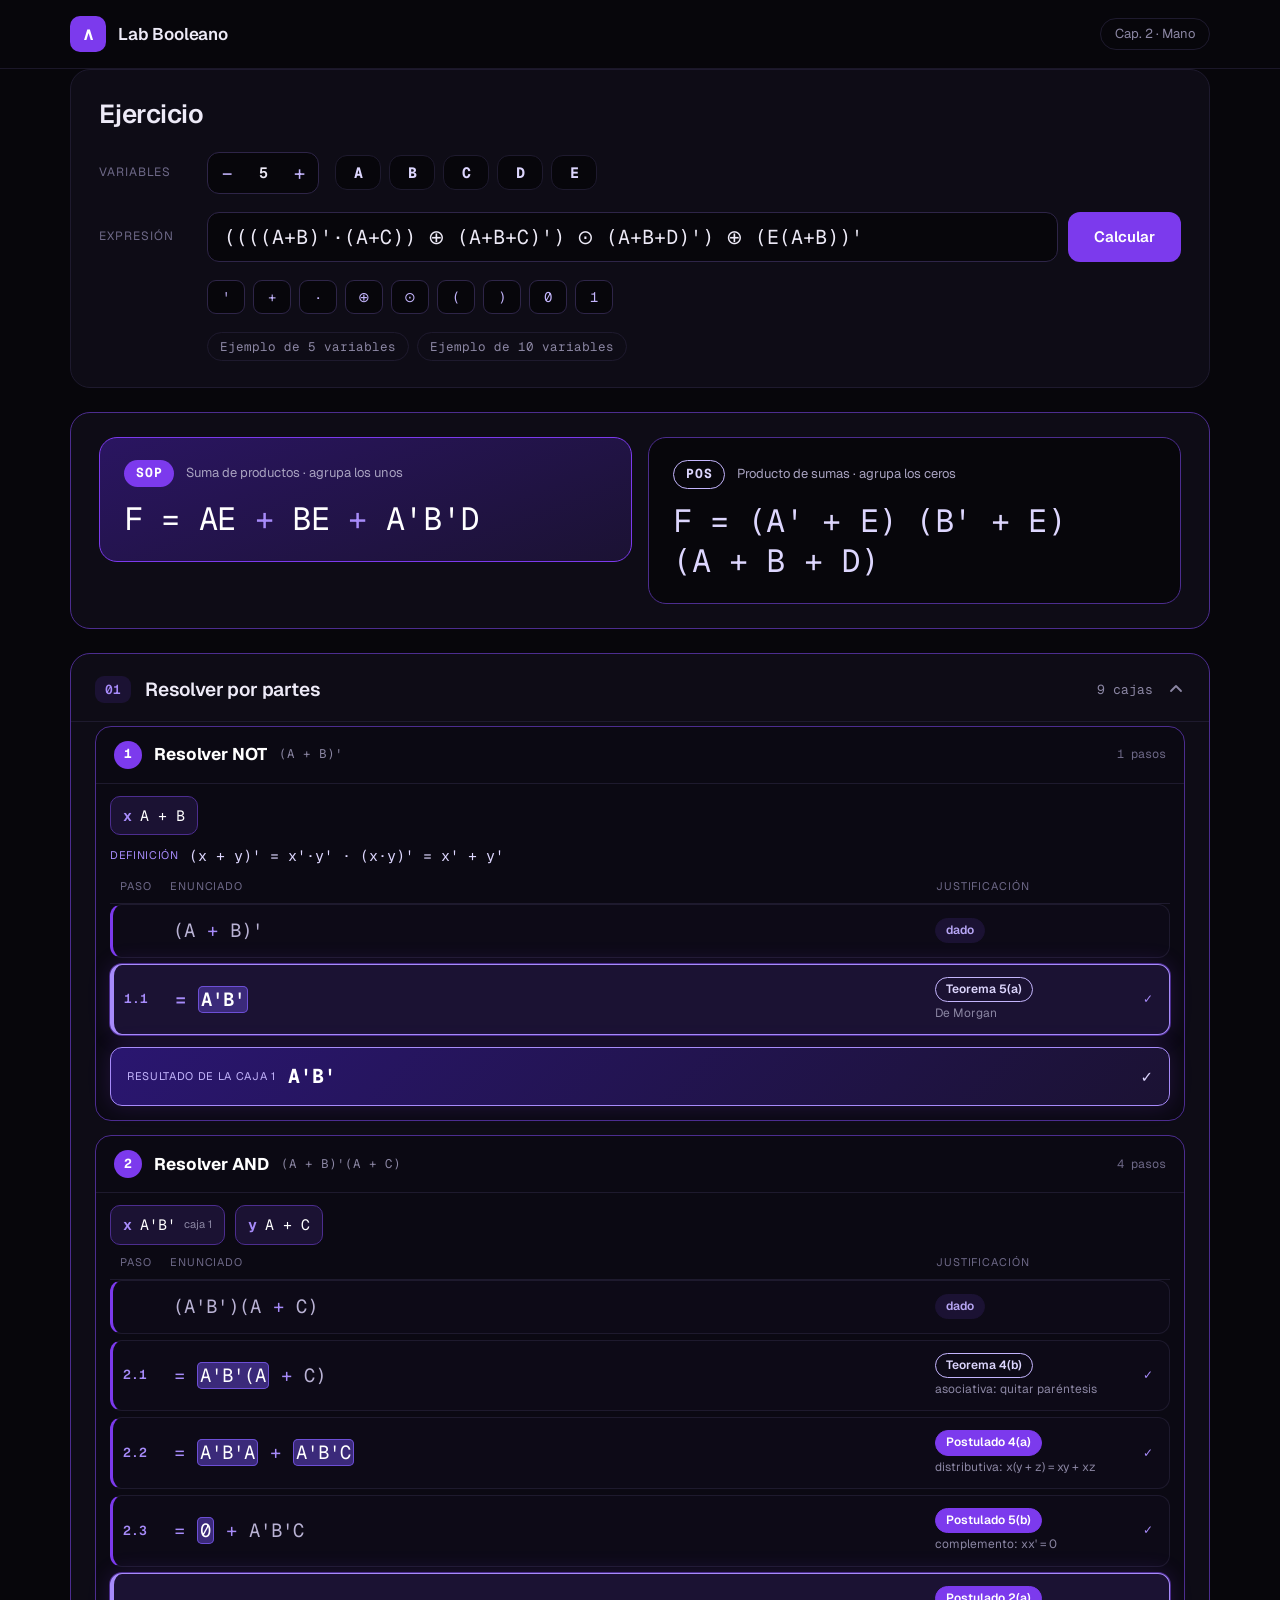
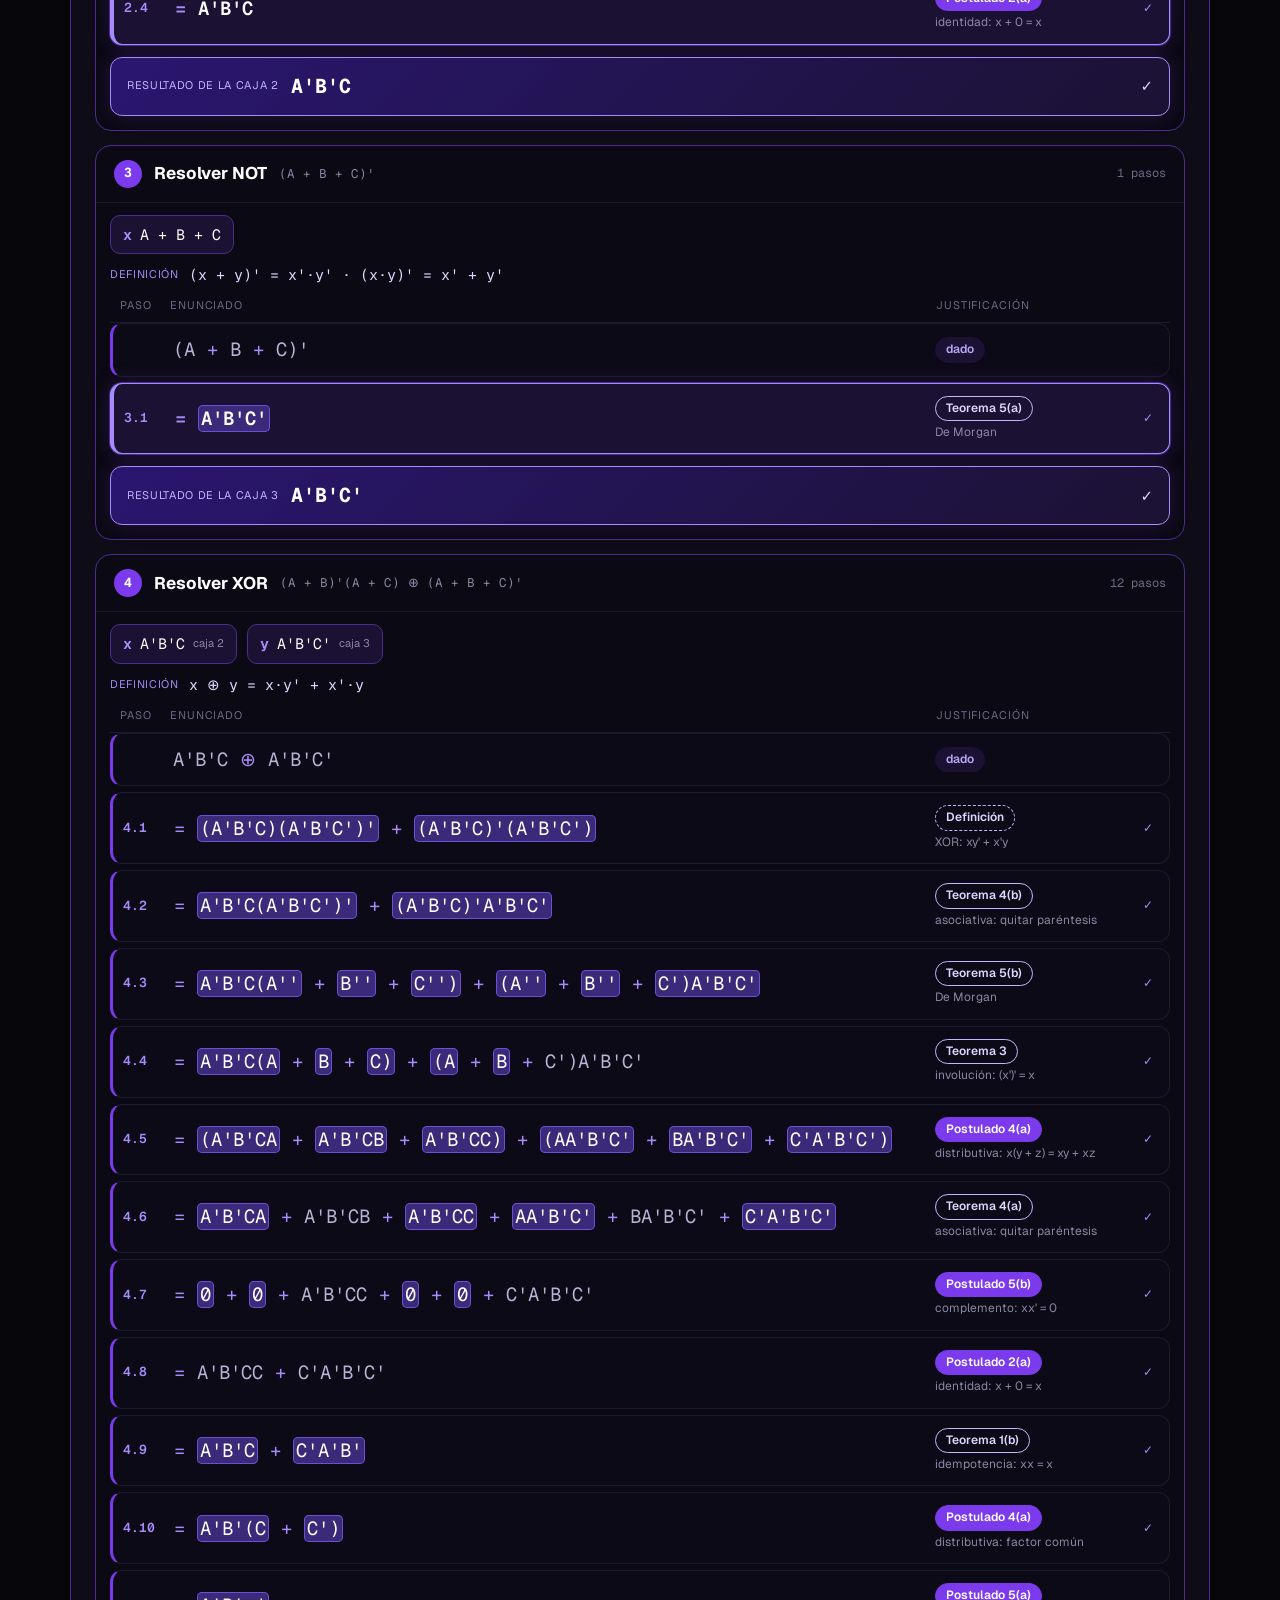
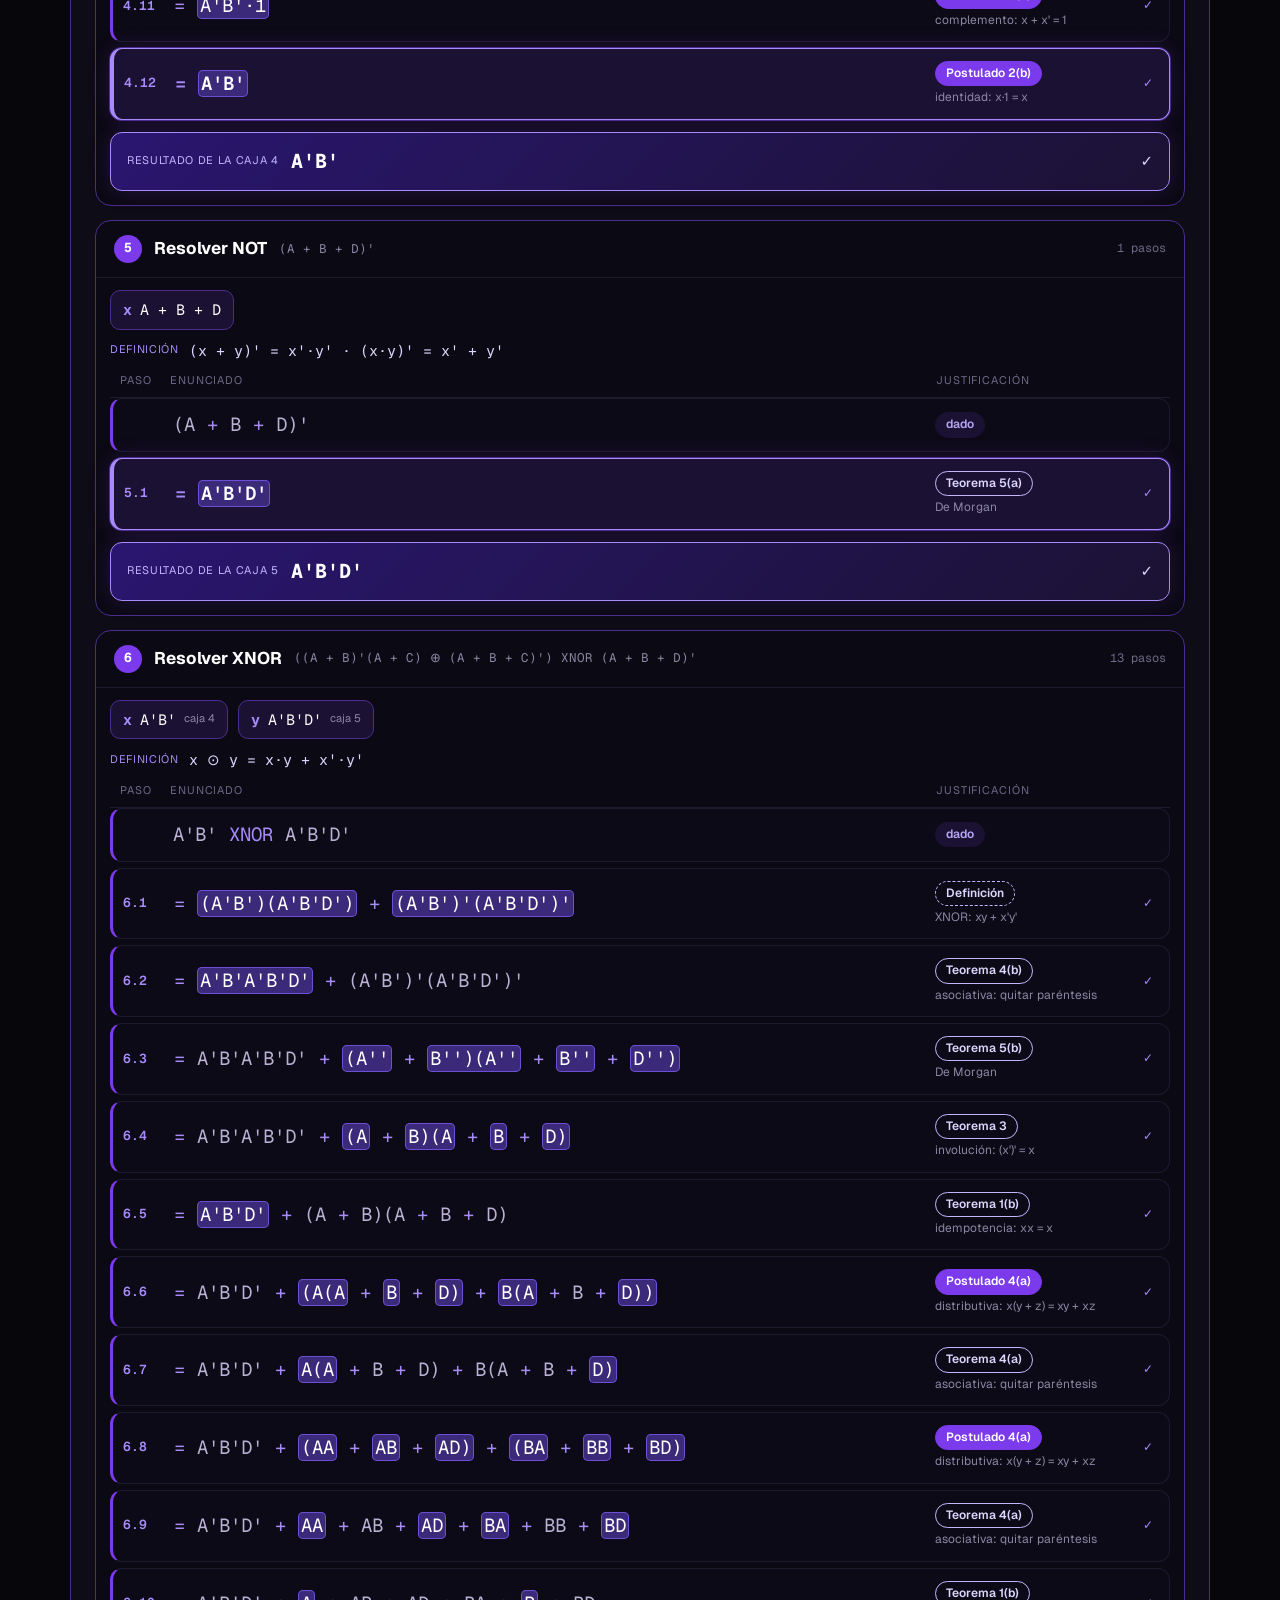
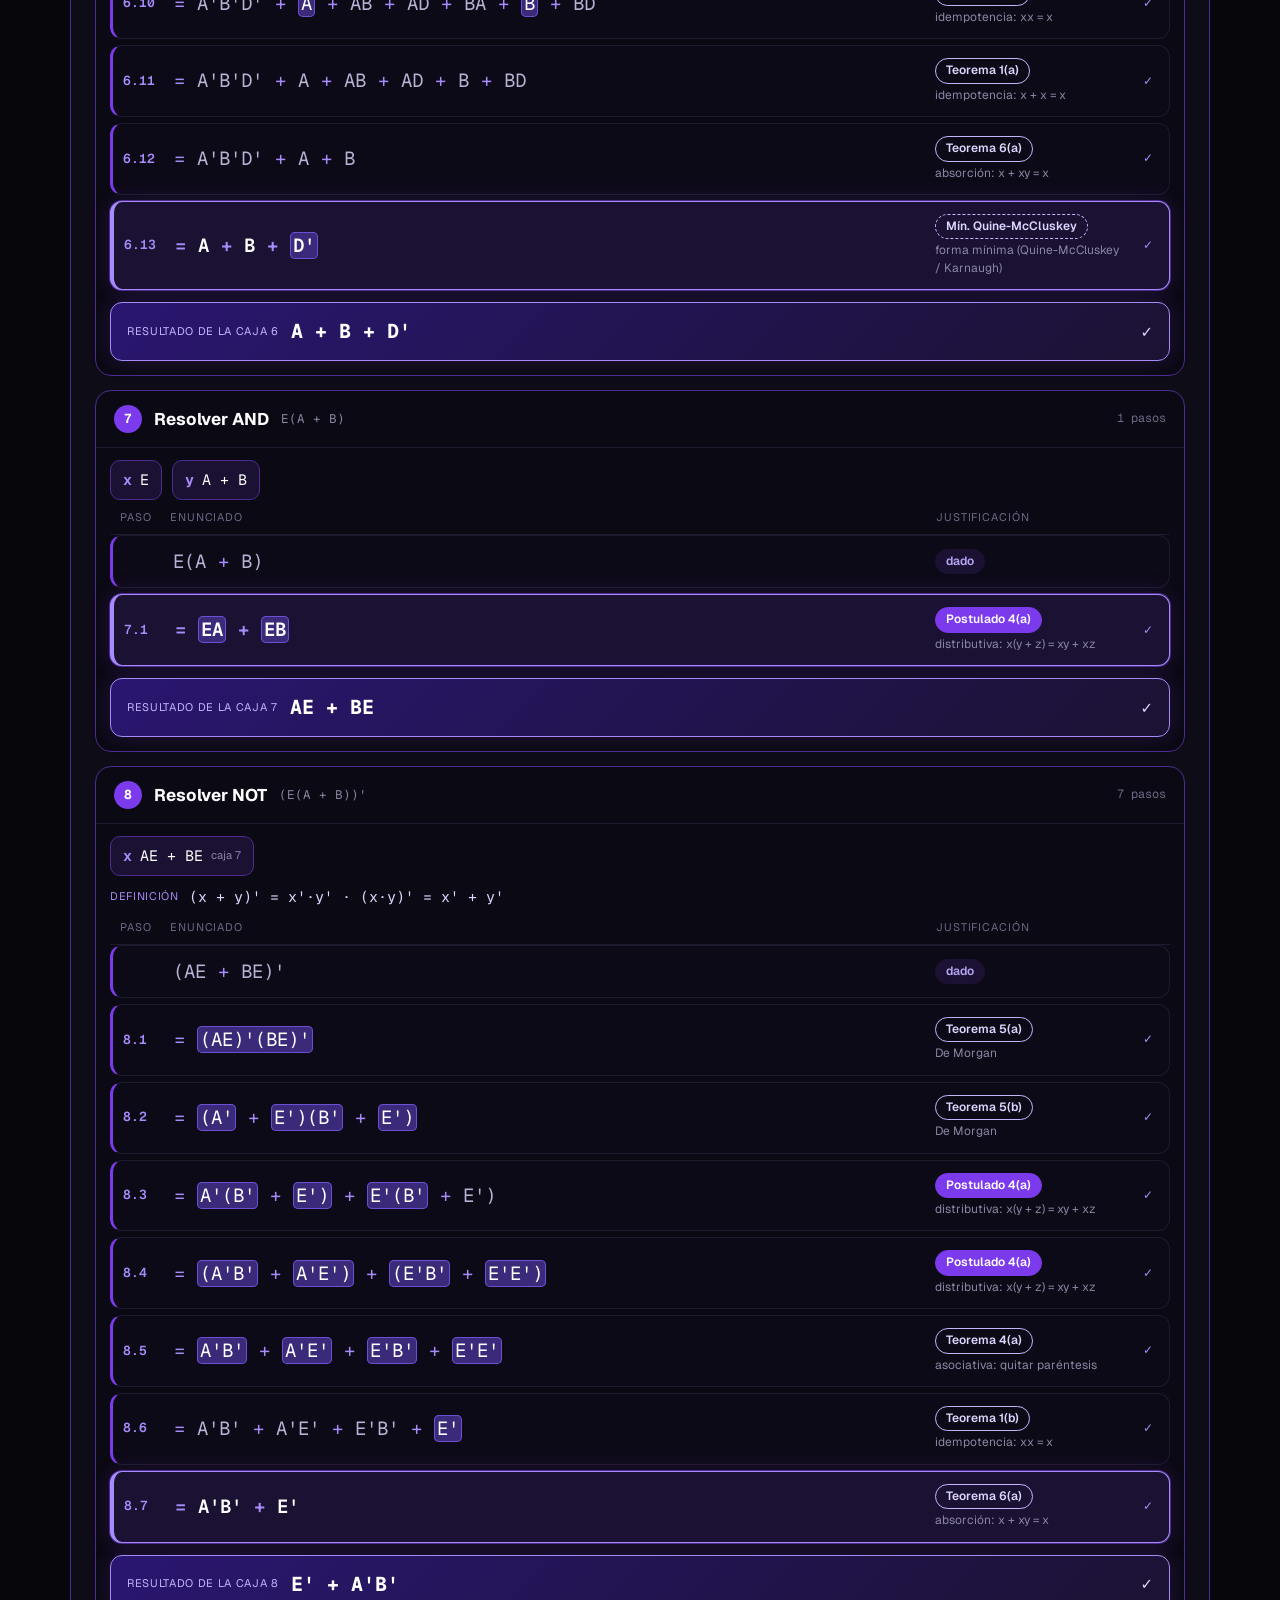
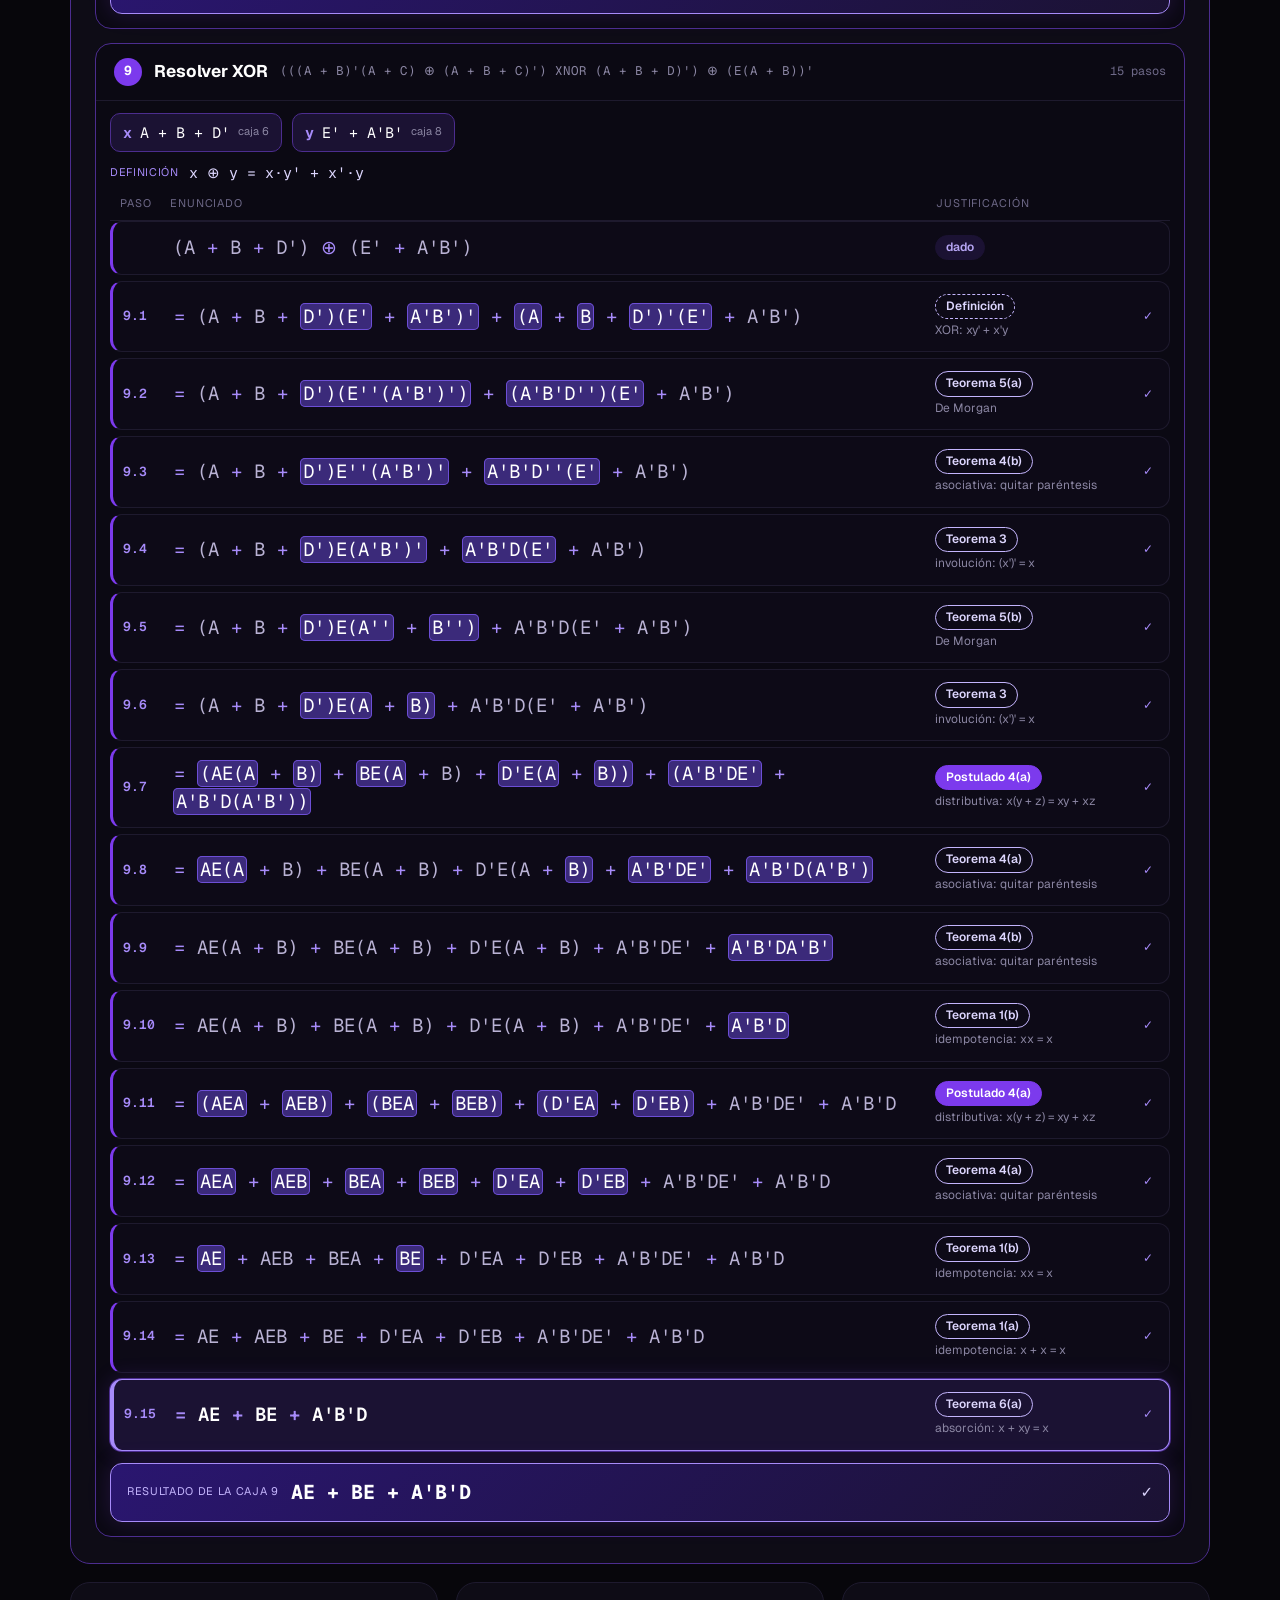
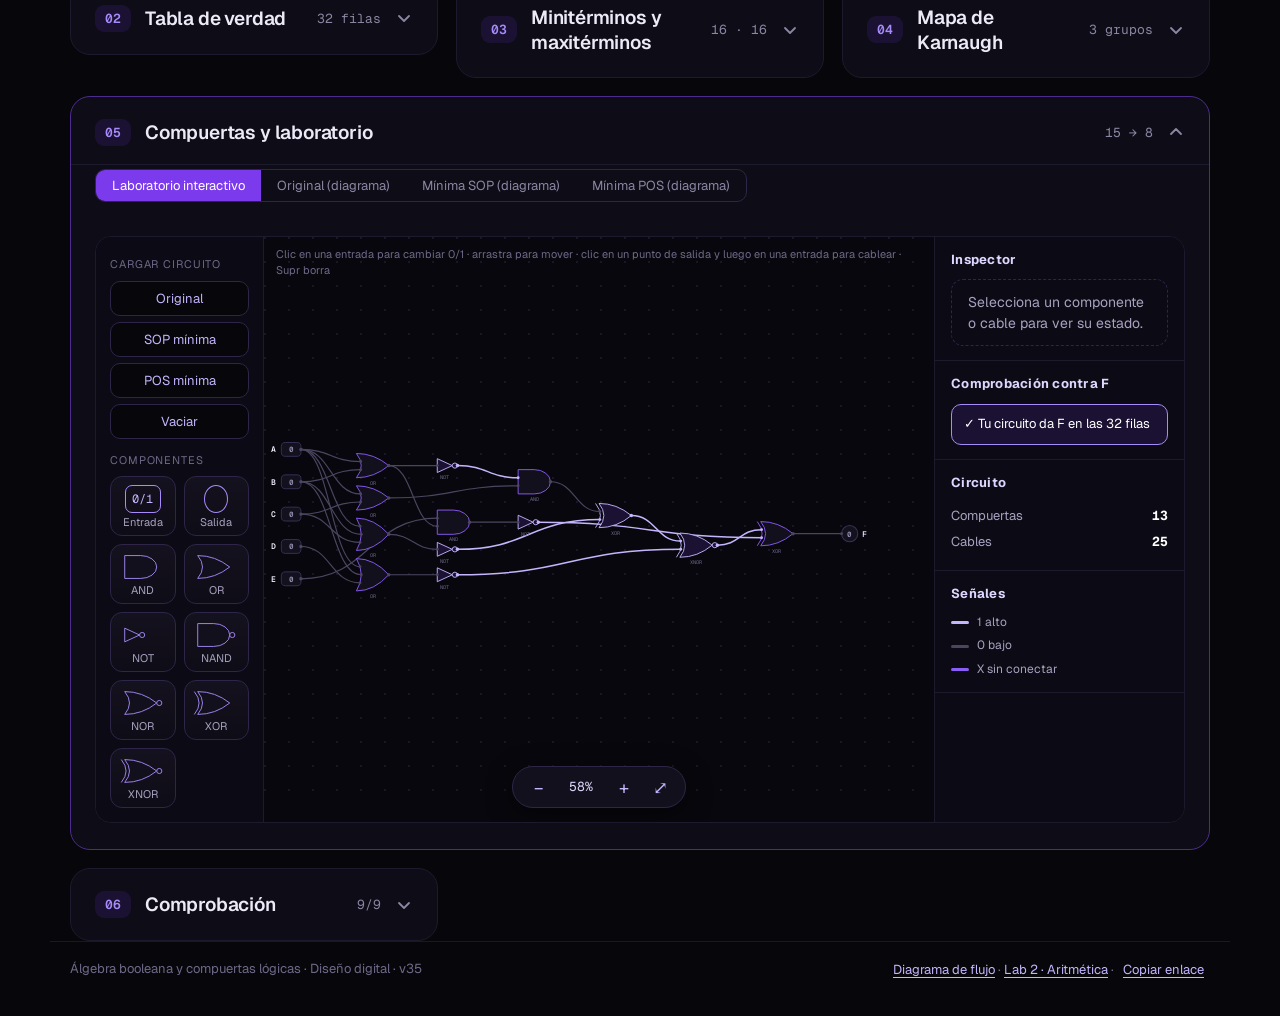
<file: index.html>
<!doctype html>
<html lang="es">
<head>
<meta charset="utf-8">
<meta name="viewport" content="width=device-width, initial-scale=1">
<title>Lab Booleano</title>
<meta name="description" content="Laboratorio de álgebra booleana: tablas de verdad, Karnaugh, compuertas y simplificación paso a paso con postulados de Huntington.">
<link rel="icon" href="data:image/svg+xml,%3Csvg xmlns='http://www.w3.org/2000/svg' viewBox='0 0 32 32'%3E%3Crect width='32' height='32' rx='8' fill='%237C3AED'/%3E%3Cpath d='M9 22l7-13 7 13' fill='none' stroke='white' stroke-width='3' stroke-linecap='round' stroke-linejoin='round'/%3E%3C/svg%3E">
<link rel="preconnect" href="https://fonts.googleapis.com">
<link rel="preconnect" href="https://fonts.gstatic.com" crossorigin>
<link href="https://fonts.googleapis.com/css2?family=Geist:wght@400;500;600;700&family=Geist+Mono:wght@400;500;600&display=swap" rel="stylesheet">
<script>document.write('<link rel="stylesheet" href="styles.css?t='+Date.now()+'">')</script>
</head>
<body>
<header class="top">
  <div class="wrap top-in">
    <div class="brand"><span class="logo">∧</span><span>Lab Booleano</span></div>
    <span class="chip-ghost">Cap. 2 · Mano</span>
  </div>
</header>

<main class="wrap">
  <section class="panel hero" aria-label="Ejercicio">
    <h1>Ejercicio</h1>
    <div class="row">
      <label class="lbl">Variables</label>
      <div class="stepper">
        <button type="button" data-act="nminus" aria-label="Menos variables">−</button>
        <output id="nOut">4</output>
        <button type="button" data-act="nplus" aria-label="Más variables">+</button>
      </div>
      <div id="vars" class="vars"></div>
    </div>
    <div class="row">
      <label class="lbl" for="expr">Expresión</label>
      <div class="exprbox">
        <input id="expr" class="expr" type="text" autocomplete="off" spellcheck="false" placeholder="AB' + CD">
        <button type="button" class="go" data-act="go">Calcular</button>
      </div>
    </div>
    <div class="row">
      <span class="lbl"></span>
      <div class="tokens" id="tokens"></div>
    </div>
    <div class="row">
      <span class="lbl"></span>
      <div class="examples" id="examples"></div>
    </div>
    <p id="err" class="err" role="alert" hidden></p>
  </section>

  <section id="result" aria-live="polite"></section>
</main>

<footer class="wrap foot">
  <span>Álgebra booleana y compuertas lógicas · Diseño digital · v35</span>
  <span><a class="link" href="flujo.html">Diagrama de flujo</a> · <a class="link" href="lab2.html">Lab 2 · Aritmética</a> · <button type="button" class="link" data-act="copy">Copiar enlace</button></span>
</footer>

<script>document.write('<script src="logic.js?t='+Date.now()+'"><\/script><script src="lab.js?t='+Date.now()+'"><\/script><script src="app.js?t='+Date.now()+'"><\/script>')</script>
</body>
</html>
</file>
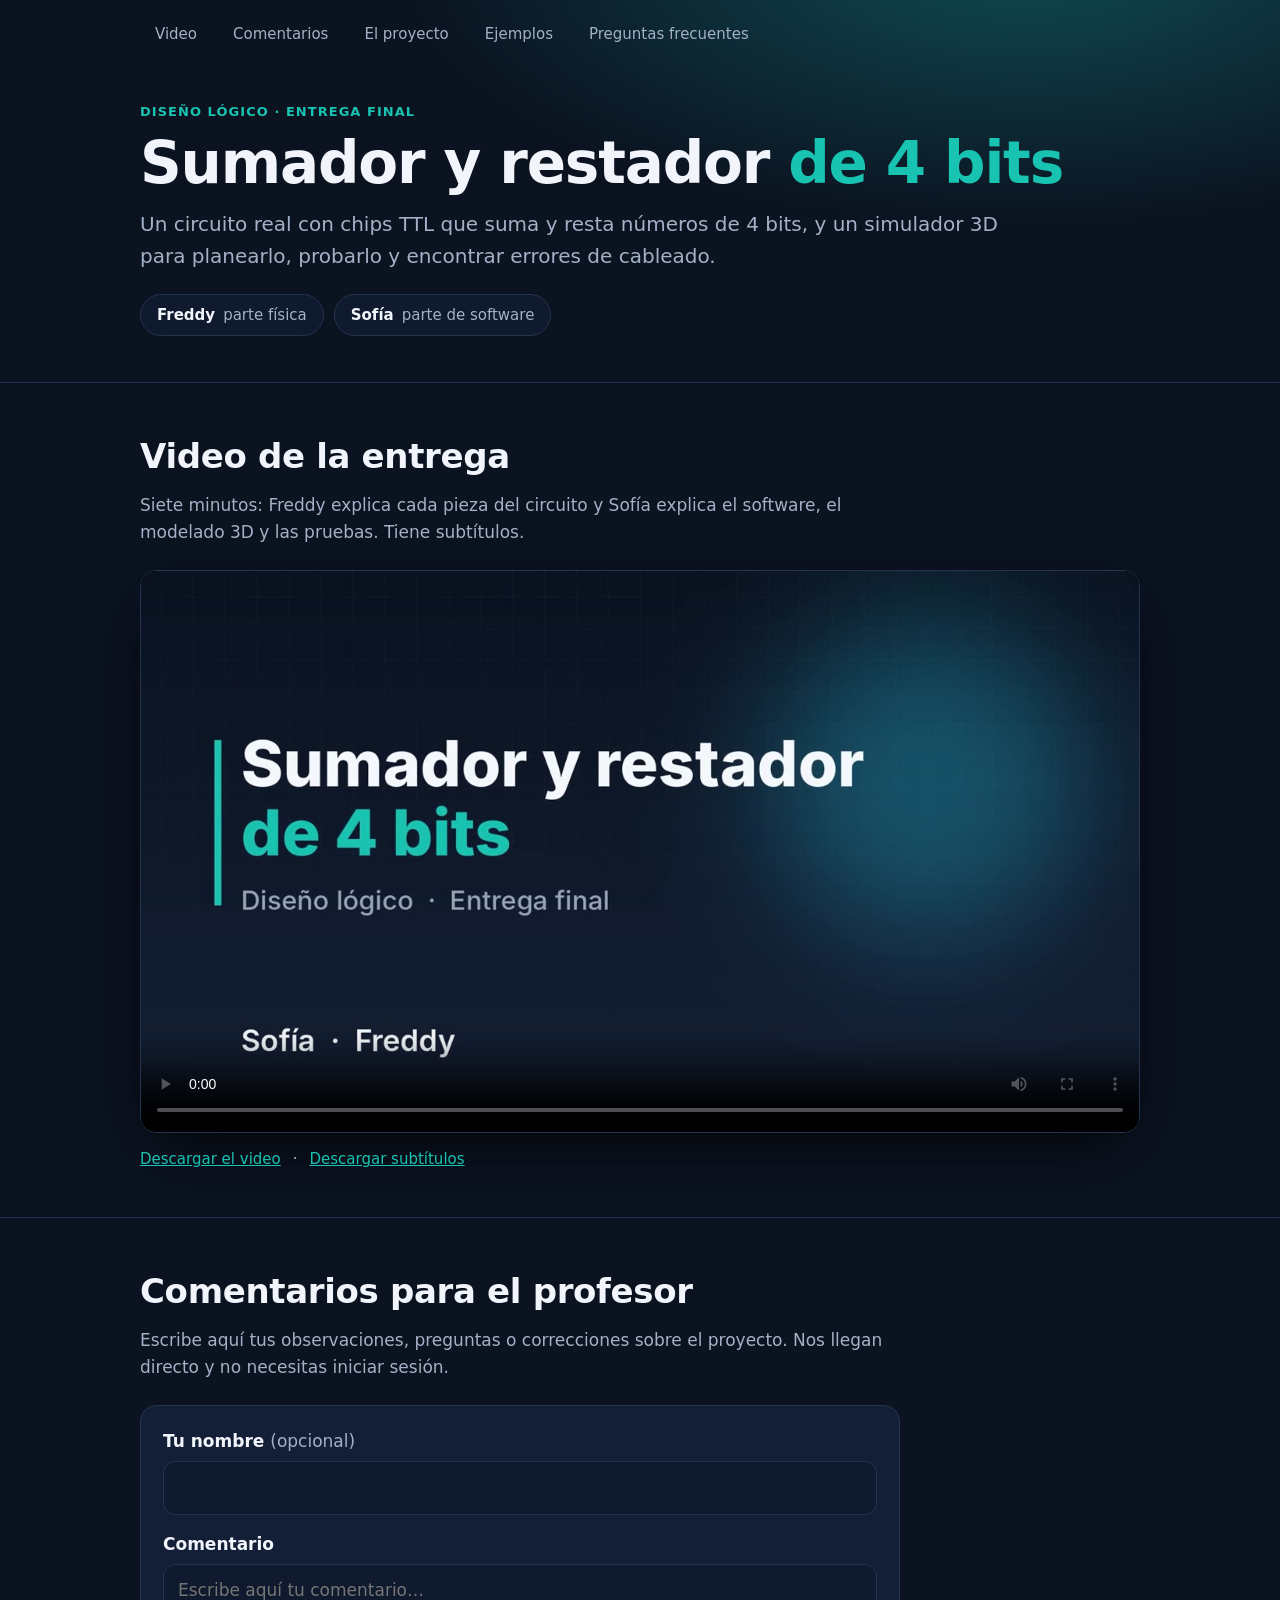
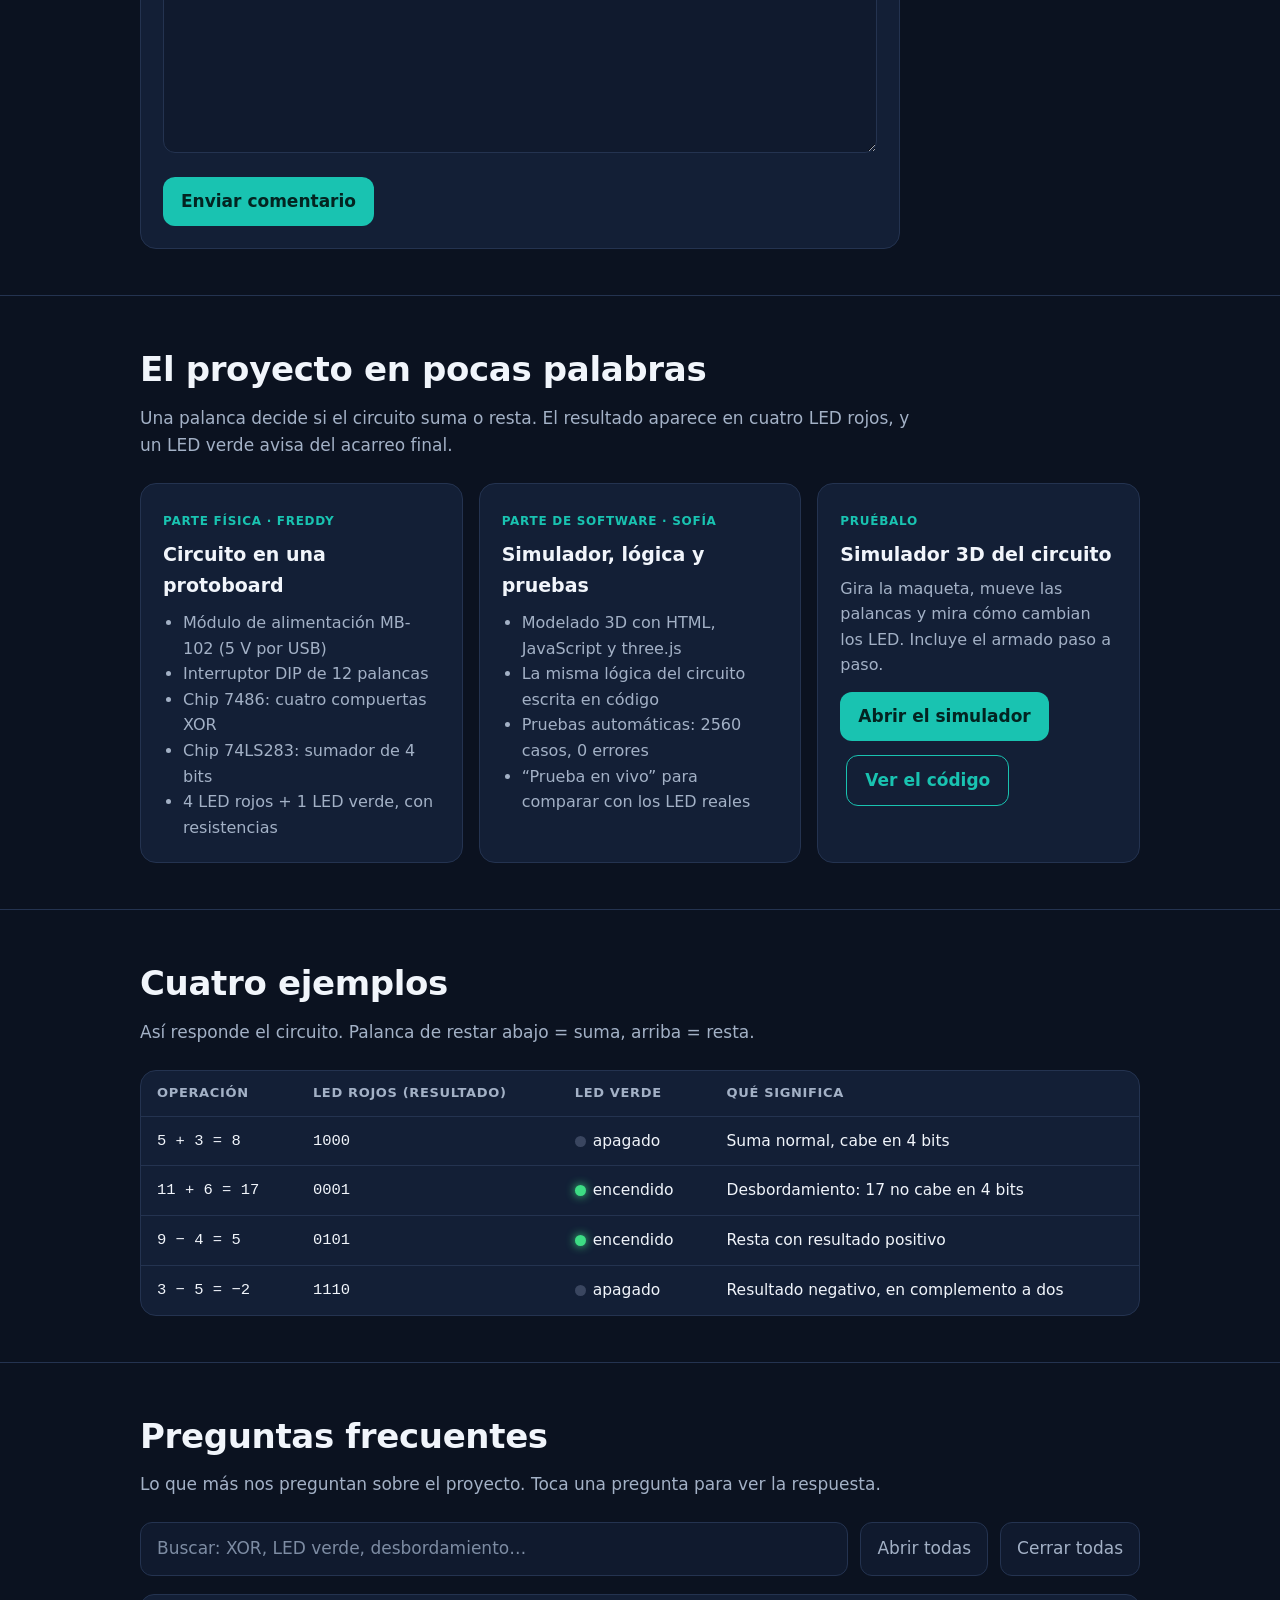
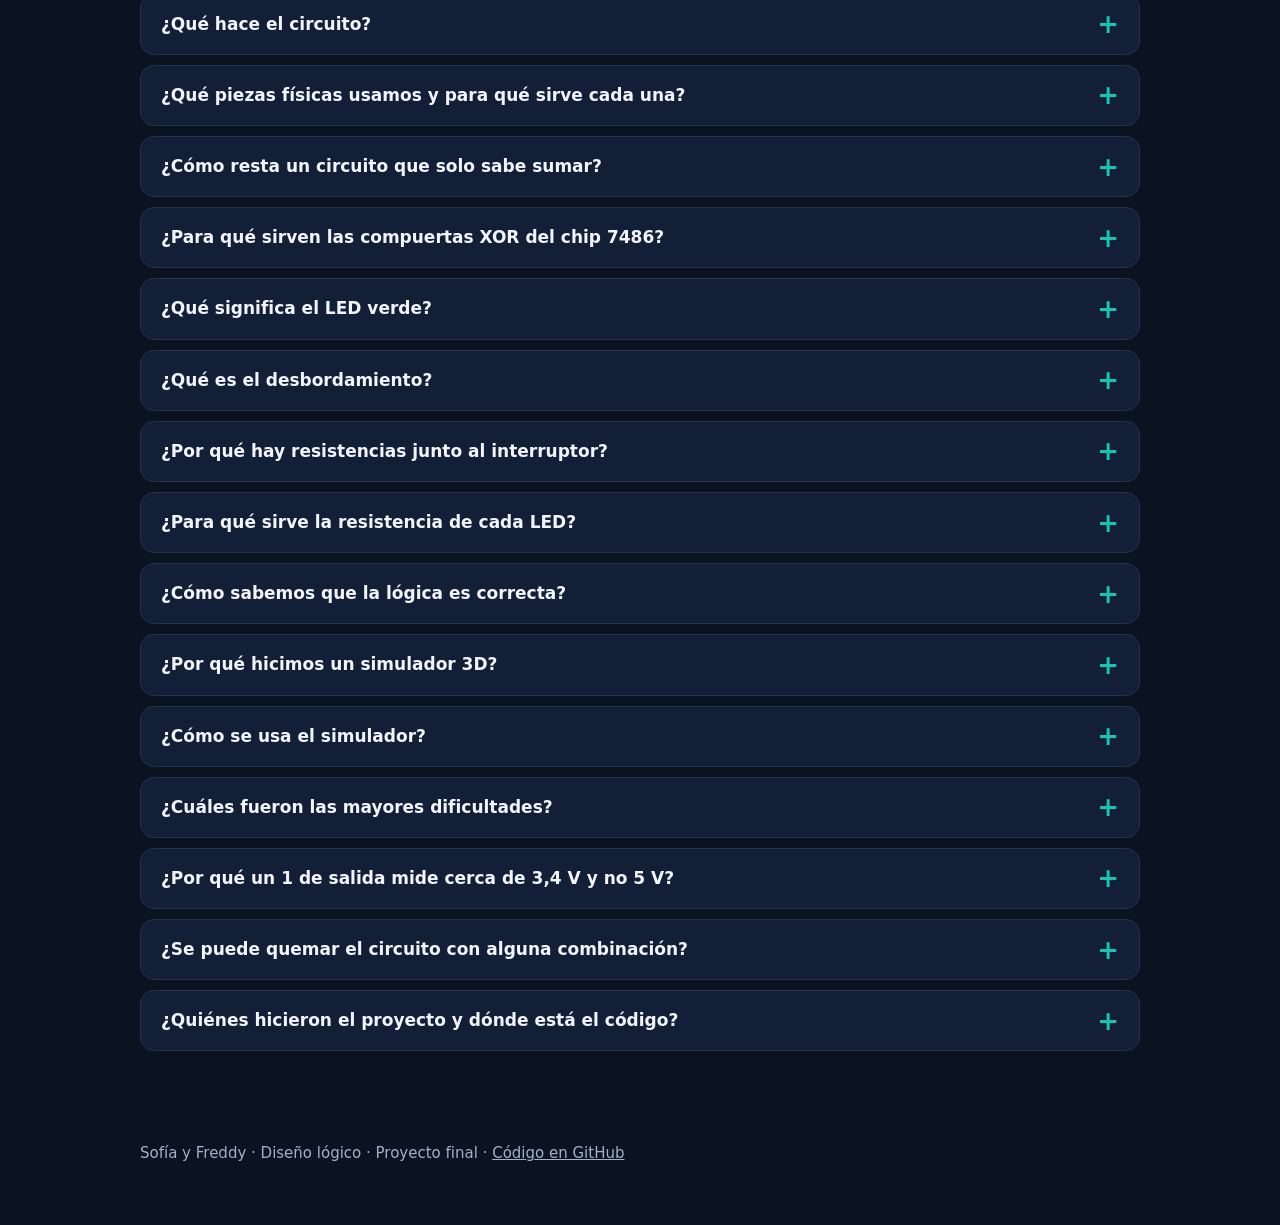
<file: entrega-final/index.html>
<!DOCTYPE html>
<html lang="es">
<head>
<meta charset="utf-8">
<meta name="viewport" content="width=device-width, initial-scale=1">
<title>Sumador y restador de 4 bits · Entrega final · Diseño lógico</title>
<meta name="description" content="Video, preguntas frecuentes y comentarios del proyecto final: sumador y restador de 4 bits con chips TTL (74LS283 y 7486) y su simulador 3D.">
<meta property="og:title" content="Sumador y restador de 4 bits · Entrega final">
<meta property="og:description" content="Circuito físico con chips TTL y simulador 3D. Video, preguntas frecuentes y caja de comentarios.">
<meta property="og:image" content="poster.jpg">
<style>
:root{
  --bg:#0b1220; --bg2:#101a2e; --card:#131f36; --line:#243350; --tx:#f1f5fb; --mut:#a3b1c6;
  --teal:#19c3b1; --teal-d:#0e7f75; --amb:#ffb03b; --red:#ff6b6b;
  --r:16px;
}
*{box-sizing:border-box}
html{scroll-behavior:smooth}
body{margin:0;background:var(--bg);color:var(--tx);font:17px/1.6 system-ui,-apple-system,"Segoe UI",Roboto,Inter,sans-serif;-webkit-font-smoothing:antialiased}
a{color:var(--teal)}
a:hover{color:#5eead9}
:focus-visible{outline:3px solid var(--amb);outline-offset:3px;border-radius:6px}
.wrap{max-width:1040px;margin:0 auto;padding:0 20px}
header.top{background:radial-gradient(900px 380px at 80% -10%,#0f4a52 0%,transparent 70%),var(--bg);border-bottom:1px solid var(--line)}
nav{display:flex;gap:6px;flex-wrap:wrap;padding:14px 0}
nav a{color:var(--mut);text-decoration:none;font-size:15px;padding:7px 14px;border-radius:999px;border:1px solid transparent}
nav a:hover{color:var(--tx);border-color:var(--line);background:var(--bg2)}
.hero{padding:34px 0 46px}
.kick{color:var(--teal);font-weight:700;letter-spacing:.08em;text-transform:uppercase;font-size:13px;margin:0 0 10px}
h1{font-size:clamp(32px,6vw,58px);line-height:1.06;margin:0 0 14px;letter-spacing:-.02em;font-weight:800}
h1 em{font-style:normal;color:var(--teal)}
.lead{font-size:clamp(17px,2.4vw,20px);color:var(--mut);max-width:44em;margin:0 0 22px}
.who{display:flex;gap:10px;flex-wrap:wrap}
.chip{display:inline-flex;align-items:center;gap:8px;background:var(--bg2);border:1px solid var(--line);border-radius:999px;padding:8px 16px;font-size:15px}
.chip b{color:var(--tx)} .chip span{color:var(--mut)}
section{padding:46px 0;border-bottom:1px solid var(--line)}
section:last-of-type{border-bottom:0}
h2{font-size:clamp(25px,4vw,34px);margin:0 0 8px;letter-spacing:-.01em}
.sub{color:var(--mut);margin:0 0 24px;max-width:46em}
.player{background:#000;border-radius:var(--r);overflow:hidden;border:1px solid var(--line);box-shadow:0 22px 60px -20px #000}
.player video{display:block;width:100%;height:auto;aspect-ratio:16/9;background:#000}
.vlinks{display:flex;gap:12px;flex-wrap:wrap;margin-top:14px;font-size:15px;color:var(--mut)}
.cards{display:grid;grid-template-columns:repeat(auto-fit,minmax(260px,1fr));gap:16px}
.card{background:var(--card);border:1px solid var(--line);border-radius:var(--r);padding:22px}
.card h3{margin:0 0 6px;font-size:19px}
.card .tag{display:inline-block;font-size:12px;font-weight:700;letter-spacing:.06em;text-transform:uppercase;color:var(--teal);margin-bottom:8px}
.card p{margin:0;color:var(--mut);font-size:16px}
.card ul{margin:10px 0 0;padding-left:20px;color:var(--mut);font-size:16px}
.btn{display:inline-block;margin-top:14px;background:var(--teal);color:#032421;font-weight:700;text-decoration:none;padding:11px 18px;border-radius:12px}
.btn:hover{background:#5eead9;color:#032421}
.btn.ghost{background:transparent;color:var(--teal);border:1.5px solid var(--teal)}
.btn.ghost:hover{background:var(--bg2)}
table{border-collapse:collapse;width:100%;font-size:15.5px}
.tw{overflow-x:auto;border:1px solid var(--line);border-radius:var(--r);background:var(--card)}
th,td{text-align:left;padding:12px 16px;border-bottom:1px solid var(--line);white-space:nowrap}
th{color:var(--mut);font-size:13px;letter-spacing:.05em;text-transform:uppercase;font-weight:700}
tr:last-child td{border-bottom:0}
code,.mono{font-family:ui-monospace,SFMono-Regular,Menlo,Consolas,monospace}
.dot{display:inline-block;width:11px;height:11px;border-radius:50%;margin-right:7px;vertical-align:-1px}
.dot.on{background:#3ddc84;box-shadow:0 0 10px #3ddc84}
.dot.off{background:#3a4660}
.faqtools{display:flex;gap:12px;flex-wrap:wrap;align-items:center;margin-bottom:18px}
.faqtools input{flex:1 1 240px;background:var(--bg2);border:1px solid var(--line);color:var(--tx);border-radius:12px;padding:12px 16px;font:inherit}
.faqtools input::placeholder{color:#7d8ca3}
.faqtools button{background:var(--bg2);color:var(--mut);border:1px solid var(--line);border-radius:12px;padding:12px 16px;font:inherit;cursor:pointer}
.faqtools button:hover{color:var(--tx)}
details{background:var(--card);border:1px solid var(--line);border-radius:14px;margin-bottom:10px;overflow:hidden}
details[open]{border-color:#2f5d6a}
summary{cursor:pointer;list-style:none;padding:16px 52px 16px 20px;font-weight:650;position:relative;font-size:17px}
summary::-webkit-details-marker{display:none}
summary::after{content:"+";position:absolute;right:20px;top:50%;transform:translateY(-50%);font-size:26px;color:var(--teal);line-height:1;transition:transform .2s}
details[open] summary::after{content:"−"}
.ans{padding:0 20px 18px;color:#d3dcea}
.ans p{margin:0 0 10px}.ans p:last-child{margin-bottom:0}
.ans ul{margin:8px 0 10px;padding-left:22px}
.ans .k{color:var(--amb);font-weight:700}
.ans code{background:#0a1424;border:1px solid var(--line);padding:1px 6px;border-radius:6px;font-size:.92em}
.empty{display:none;color:var(--mut);padding:14px 4px}
.note{background:var(--bg2);border:1px solid var(--line);border-left:4px solid var(--amb);border-radius:12px;padding:14px 18px;color:var(--mut);margin:0 0 22px;font-size:16px}
.note b{color:var(--tx)}
.cbox{background:var(--card);border:1px solid var(--line);border-radius:var(--r);padding:22px;max-width:760px}
.cbox label{display:block;font-weight:650;margin:0 0 6px}
.cbox .opt{color:var(--mut);font-weight:400}
.cbox input[type=text],.cbox textarea{width:100%;background:var(--bg2);border:1px solid var(--line);color:var(--tx);border-radius:12px;padding:12px 14px;font:inherit;margin-bottom:16px}
.cbox textarea{resize:vertical;min-height:140px}
.cbox input[type=text]:focus,.cbox textarea:focus{border-color:var(--teal)}
.crow{display:flex;align-items:center;gap:16px;flex-wrap:wrap}
#cbtn{border:0;cursor:pointer;font:inherit;font-weight:700}
#cbtn:disabled{opacity:.6;cursor:wait}
#cest{font-size:16px;color:var(--mut)}
#cest.ok{color:#3ddc84}#cest.err{color:var(--red)}
footer{padding:34px 0 60px;color:var(--mut);font-size:15px}
footer a{color:var(--mut)}
@media (max-width:560px){body{font-size:16px}.wrap{padding:0 16px}summary{padding-right:46px}}
@media (prefers-reduced-motion:reduce){html{scroll-behavior:auto}*{transition:none!important}}
</style>
</head>
<body>
<header class="top">
  <div class="wrap">
    <nav aria-label="Secciones">
      <a href="#video">Video</a><a href="#comentarios">Comentarios</a><a href="#proyecto">El proyecto</a><a href="#ejemplos">Ejemplos</a><a href="#faq">Preguntas frecuentes</a>
    </nav>
    <div class="hero">
      <p class="kick">Diseño lógico · Entrega final</p>
      <h1>Sumador y restador <em>de 4 bits</em></h1>
      <p class="lead">Un circuito real con chips TTL que suma y resta números de 4 bits, y un simulador 3D para planearlo, probarlo y encontrar errores de cableado.</p>
      <div class="who">
        <span class="chip"><b>Freddy</b><span>parte física</span></span>
        <span class="chip"><b>Sofía</b><span>parte de software</span></span>
      </div>
    </div>
  </div>
</header>

<main>
<section id="video"><div class="wrap">
  <h2>Video de la entrega</h2>
  <p class="sub">Siete minutos: Freddy explica cada pieza del circuito y Sofía explica el software, el modelado 3D y las pruebas. Tiene subtítulos.</p>
  <div class="player">
    <video controls preload="metadata" poster="poster.jpg" playsinline>
      <source src="video.mp4" type="video/mp4">
      <track kind="subtitles" src="subtitulos.vtt" srclang="es" label="Español" default>
      Tu navegador no puede reproducir el video. <a href="video.mp4">Descárgalo aquí</a>.
    </video>
  </div>
  <div class="vlinks"><a href="video.mp4" download>Descargar el video</a><span aria-hidden="true">·</span><a href="subtitulos.vtt" download>Descargar subtítulos</a></div>
</div></section>

<section id="comentarios"><div class="wrap">
  <h2>Comentarios para el profesor</h2>
  <p class="sub">Escribe aquí tus observaciones, preguntas o correcciones sobre el proyecto. Nos llegan directo y no necesitas iniciar sesión.</p>
  <form id="cform" class="cbox" action="https://formsubmit.co/Sofiygaby2019@gmail.com" method="POST">
    <input type="hidden" name="_captcha" value="false">
    <input type="hidden" name="_subject" value="Comentario del profesor · Entrega final">
    <input type="hidden" name="_template" value="table">
    <input type="hidden" name="_next" value="https://svzapatac.github.io/Algebra-Booleana/entrega-final/?enviado=1#comentarios">
    <label for="cnom">Tu nombre <span class="opt">(opcional)</span></label>
    <input id="cnom" name="name" type="text" autocomplete="name" maxlength="80">
    <label for="ctxt">Comentario</label>
    <textarea id="ctxt" name="message" rows="6" maxlength="3000" required placeholder="Escribe aquí tu comentario…"></textarea>
    <input type="text" name="_honey" tabindex="-1" autocomplete="off" aria-hidden="true" style="position:absolute;left:-9999px">
    <div class="crow"><button type="submit" class="btn" id="cbtn" style="margin-top:0">Enviar comentario</button><span id="cest" role="status" aria-live="polite"></span></div>
  </form>
</div></section>

<section id="proyecto"><div class="wrap">
  <h2>El proyecto en pocas palabras</h2>
  <p class="sub">Una palanca decide si el circuito suma o resta. El resultado aparece en cuatro LED rojos, y un LED verde avisa del acarreo final.</p>
  <div class="cards">
    <article class="card"><span class="tag">Parte física · Freddy</span><h3>Circuito en una protoboard</h3>
      <ul><li>Módulo de alimentación MB-102 (5 V por USB)</li><li>Interruptor DIP de 12 palancas</li><li>Chip 7486: cuatro compuertas XOR</li><li>Chip 74LS283: sumador de 4 bits</li><li>4 LED rojos + 1 LED verde, con resistencias</li></ul></article>
    <article class="card"><span class="tag">Parte de software · Sofía</span><h3>Simulador, lógica y pruebas</h3>
      <ul><li>Modelado 3D con HTML, JavaScript y three.js</li><li>La misma lógica del circuito escrita en código</li><li>Pruebas automáticas: 2560 casos, 0 errores</li><li>“Prueba en vivo” para comparar con los LED reales</li></ul></article>
    <article class="card"><span class="tag">Pruébalo</span><h3>Simulador 3D del circuito</h3>
      <p>Gira la maqueta, mueve las palancas y mira cómo cambian los LED. Incluye el armado paso a paso.</p>
      <a class="btn" href="../circuito-fisico/">Abrir el simulador</a>
      <a class="btn ghost" href="https://github.com/svzapatac/Algebra-Booleana" style="margin-left:6px">Ver el código</a></article>
  </div>
</div></section>

<section id="ejemplos"><div class="wrap">
  <h2>Cuatro ejemplos</h2>
  <p class="sub">Así responde el circuito. Palanca de restar abajo = suma, arriba = resta.</p>
  <div class="tw"><table>
    <thead><tr><th>Operación</th><th>LED rojos (resultado)</th><th>LED verde</th><th>Qué significa</th></tr></thead>
    <tbody>
      <tr><td class="mono">5 + 3 = 8</td><td class="mono">1000</td><td><span class="dot off"></span>apagado</td><td>Suma normal, cabe en 4 bits</td></tr>
      <tr><td class="mono">11 + 6 = 17</td><td class="mono">0001</td><td><span class="dot on"></span>encendido</td><td>Desbordamiento: 17 no cabe en 4 bits</td></tr>
      <tr><td class="mono">9 − 4 = 5</td><td class="mono">0101</td><td><span class="dot on"></span>encendido</td><td>Resta con resultado positivo</td></tr>
      <tr><td class="mono">3 − 5 = −2</td><td class="mono">1110</td><td><span class="dot off"></span>apagado</td><td>Resultado negativo, en complemento a dos</td></tr>
    </tbody></table></div>
</div></section>

<section id="faq"><div class="wrap">
  <h2>Preguntas frecuentes</h2>
  <p class="sub">Lo que más nos preguntan sobre el proyecto. Toca una pregunta para ver la respuesta.</p>
  <div class="faqtools">
    <label for="q" style="position:absolute;left:-9999px">Buscar en las preguntas</label>
    <input id="q" type="search" placeholder="Buscar: XOR, LED verde, desbordamiento…" autocomplete="off">
    <button type="button" id="abrir">Abrir todas</button><button type="button" id="cerrar">Cerrar todas</button>
  </div>
  <div id="lista">

  <details><summary>¿Qué hace el circuito?</summary><div class="ans">
    <p>Suma y resta dos números de 4 bits, es decir, del 0 al 15. Con el interruptor de 12 palancas ponemos el número A, el número B y la orden de sumar o restar. El resultado se ve en cuatro LED rojos, y un LED verde muestra el acarreo final.</p>
    <p>En el simulador también hicimos una versión de 5 bits.</p></div></details>

  <details><summary>¿Qué piezas físicas usamos y para qué sirve cada una?</summary><div class="ans"><ul>
    <li><span class="k">Protoboard:</span> la placa donde armamos todo sin soldar. Sus huecos están conectados por columnas y por tiras laterales.</li>
    <li><span class="k">Módulo MB-102:</span> toma 5 V del USB y se los entrega a la protoboard, que es el voltaje que necesitan los chips TTL.</li>
    <li><span class="k">Interruptor DIP de 12 palancas:</span> es nuestro teclado. Las palancas 1 a 4 son el número A, las 6 a 9 son el número B y la 12 elige sumar o restar.</li>
    <li><span class="k">Chip 7486:</span> cuatro compuertas XOR. Invierten los bits de B cuando restamos.</li>
    <li><span class="k">Chip 74LS283:</span> sumador de 4 bits. Suma A + B bit por bit y entrega 4 bits de resultado y un acarreo.</li>
    <li><span class="k">LED y resistencias:</span> los LED muestran el resultado y cada uno lleva su resistencia para no quemarse.</li>
    <li><span class="k">Cables jumper:</span> son los caminos de la alimentación, las entradas, las salidas y la señal de sumar o restar.</li></ul></div></details>

  <details><summary>¿Cómo resta un circuito que solo sabe sumar?</summary><div class="ans">
    <p>Usa la regla <code>A − B = A + (B negado) + 1</code>. Cuando la palanca 12 está arriba, el chip 7486 invierte los bits de B, y esa misma palanca entra al sumador como acarreo inicial (el “+ 1”). Así el mismo sumador sirve para las dos operaciones.</p>
    <p>Esa forma de restar se llama complemento a dos.</p></div></details>

  <details><summary>¿Para qué sirven las compuertas XOR del chip 7486?</summary><div class="ans">
    <p>Una XOR deja pasar un bit tal cual si el otro valor es 0, y lo invierte si es 1. Ponemos una por cada bit de B y todas reciben la palanca de sumar o restar. Palanca abajo: B pasa igual. Palanca arriba: B se invierte.</p></div></details>

  <details><summary>¿Qué significa el LED verde?</summary><div class="ans">
    <p>Es el acarreo final del sumador (C4).</p>
    <ul><li><span class="k">En una suma:</span> encendido significa desbordamiento. El resultado no cabe en 4 bits.</li>
    <li><span class="k">En una resta:</span> encendido significa que el resultado es positivo o cero. Apagado significa que es negativo, y los LED rojos muestran el número en complemento a dos.</li></ul></div></details>

  <details><summary>¿Qué es el desbordamiento?</summary><div class="ans">
    <p>Con 4 bits el número más grande es el 15. Si una suma da más, no cabe. Por ejemplo, 11 + 6 = 17: los LED rojos muestran 0001 y el verde se enciende para avisar que “sobró” un bit.</p>
    <p>Este tipo de error es real: en 1996 el cohete Ariane 5 explotó por un desbordamiento, cuando un número no cabía en los bits asignados.</p></div></details>

  <details><summary>¿Por qué hay resistencias junto al interruptor?</summary><div class="ans">
    <p>Se llaman resistencias de pull-down. Cuando una palanca está abajo, la resistencia mantiene la entrada firmemente en 0. Sin ella, la entrada quedaría “flotando” y el chip podría leer valores al azar.</p>
    <p>Deben ser de unos 330 Ω a 1 kΩ. Con valores más altos (por ejemplo 10 kΩ) estos chips no leen bien el 0.</p></div></details>

  <details><summary>¿Para qué sirve la resistencia de cada LED?</summary><div class="ans">
    <p>Limita la corriente para que el LED no se queme. Es una protección.</p></div></details>

  <details><summary>¿Cómo sabemos que la lógica es correcta?</summary><div class="ans">
    <p>Hicimos un programa de pruebas que revisa todas las combinaciones de A, B y suma/resta, para 4 y 5 bits. Son 2560 casos en total (512 de 4 bits y 2048 de 5 bits) y dio 0 errores.</p>
    <p>Esa prueba valida la lógica. Luego comparamos los LED del circuito real con lo que muestra el simulador.</p></div></details>

  <details><summary>¿Por qué hicimos un simulador 3D?</summary><div class="ans">
    <p>Porque necesitábamos ver en tiempo real en qué hueco de la protoboard iba cada cable, LED y resistencia, antes de armarlo. Todo debía quedar igual que en el dibujo que hicimos primero en el tablero.</p>
    <p>Lo hicimos con HTML, JavaScript y la librería three.js. Además tiene una “Prueba en vivo”: pones las mismas palancas que en el circuito real y comparas qué LED deberían encender.</p></div></details>

  <details><summary>¿Cómo se usa el simulador?</summary><div class="ans"><ul>
    <li>Arrastra para girar la maqueta y pellizca (o usa la rueda) para acercar.</li>
    <li>Toca las palancas azules del interruptor para cambiar los números.</li>
    <li>Elige <b>Sumar</b> o <b>Restar</b> y mira los LED y la ecuación.</li>
    <li>Sigue los pasos para ver el armado completo, cable por cable.</li></ul>
    <p><a href="../circuito-fisico/">Abrir el simulador 3D</a></p></div></details>

  <details><summary>¿Cuáles fueron las mayores dificultades?</summary><div class="ans">
    <p>Sofía no tenía experiencia previa con componentes físicos. Lo resolvió dibujando el circuito primero, simulándolo en 3D y armándolo por pasos.</p>
    <p>Los errores de cableado se encontraron comparando los LED reales con el simulador y midiendo voltajes con el multímetro, por ejemplo para revisar que las tiras de alimentación y tierra estuvieran bien conectadas.</p></div></details>

  <details><summary>¿Por qué un 1 de salida mide cerca de 3,4 V y no 5 V?</summary><div class="ans">
    <p>Es normal en los chips TTL de la familia LS: un 1 de salida suele medir entre 3 y 5 V, y las entradas TTL ya lo leen como 1 desde unos 2 V. Por eso medir 3,4 V no es una falla.</p></div></details>

  <details><summary>¿Se puede quemar el circuito con alguna combinación?</summary><div class="ans">
    <p>En nuestras pruebas no. Cada LED lleva su resistencia y las combinaciones de palancas no ponen en riesgo los chips. Lo peor que puede pasar es que el resultado no sea el esperado, por ejemplo si hay un cable mal puesto.</p></div></details>

  <details><summary>¿Quiénes hicieron el proyecto y dónde está el código?</summary><div class="ans">
    <p>Freddy se encargó de la parte física (armado y explicación de las piezas) y Sofía de la parte de software (simulador 3D, lógica y pruebas). El código está en <a href="https://github.com/svzapatac/Algebra-Booleana">el repositorio de GitHub</a>, dentro de la carpeta <code>circuito-fisico</code>.</p></div></details>

  </div>
  <p class="empty" id="vacio">No encontramos preguntas con esa palabra. Puedes escribirla en los comentarios de abajo.</p>
</div></section>

</main>

<footer><div class="wrap">Sofía y Freddy · Diseño lógico · Proyecto final · <a href="https://github.com/svzapatac/Algebra-Booleana">Código en GitHub</a></div></footer>

<script>
(function(){
  var q=document.getElementById('q'), L=[].slice.call(document.querySelectorAll('#lista details')), vacio=document.getElementById('vacio');
  function norm(s){return s.toLowerCase().normalize('NFD').replace(/[̀-ͯ]/g,'');}
  var T=L.map(function(d){return norm(d.textContent);});
  q.addEventListener('input',function(){
    var v=norm(q.value.trim()), n=0;
    L.forEach(function(d,i){var ok=!v||T[i].indexOf(v)>-1; d.style.display=ok?'':'none'; if(ok)n++; if(v&&ok)d.open=true; if(!v)d.open=false;});
    vacio.style.display=(v&&!n)?'block':'none';
  });
  document.getElementById('abrir').onclick=function(){L.forEach(function(d){if(d.style.display!=='none')d.open=true;});};
  document.getElementById('cerrar').onclick=function(){L.forEach(function(d){d.open=false;});};
})();

(function(){
  var est=document.getElementById('cest');
  if(/[?&]enviado=1/.test(location.search)){
    est.className='ok'; est.textContent='¡Gracias! Tu comentario fue enviado.';
    try{history.replaceState(null,'',location.pathname+'#comentarios');}catch(e){}
    var c=document.getElementById('comentarios'); if(c) c.scrollIntoView();
  }
})();
</script>
</body>
</html>
</file>
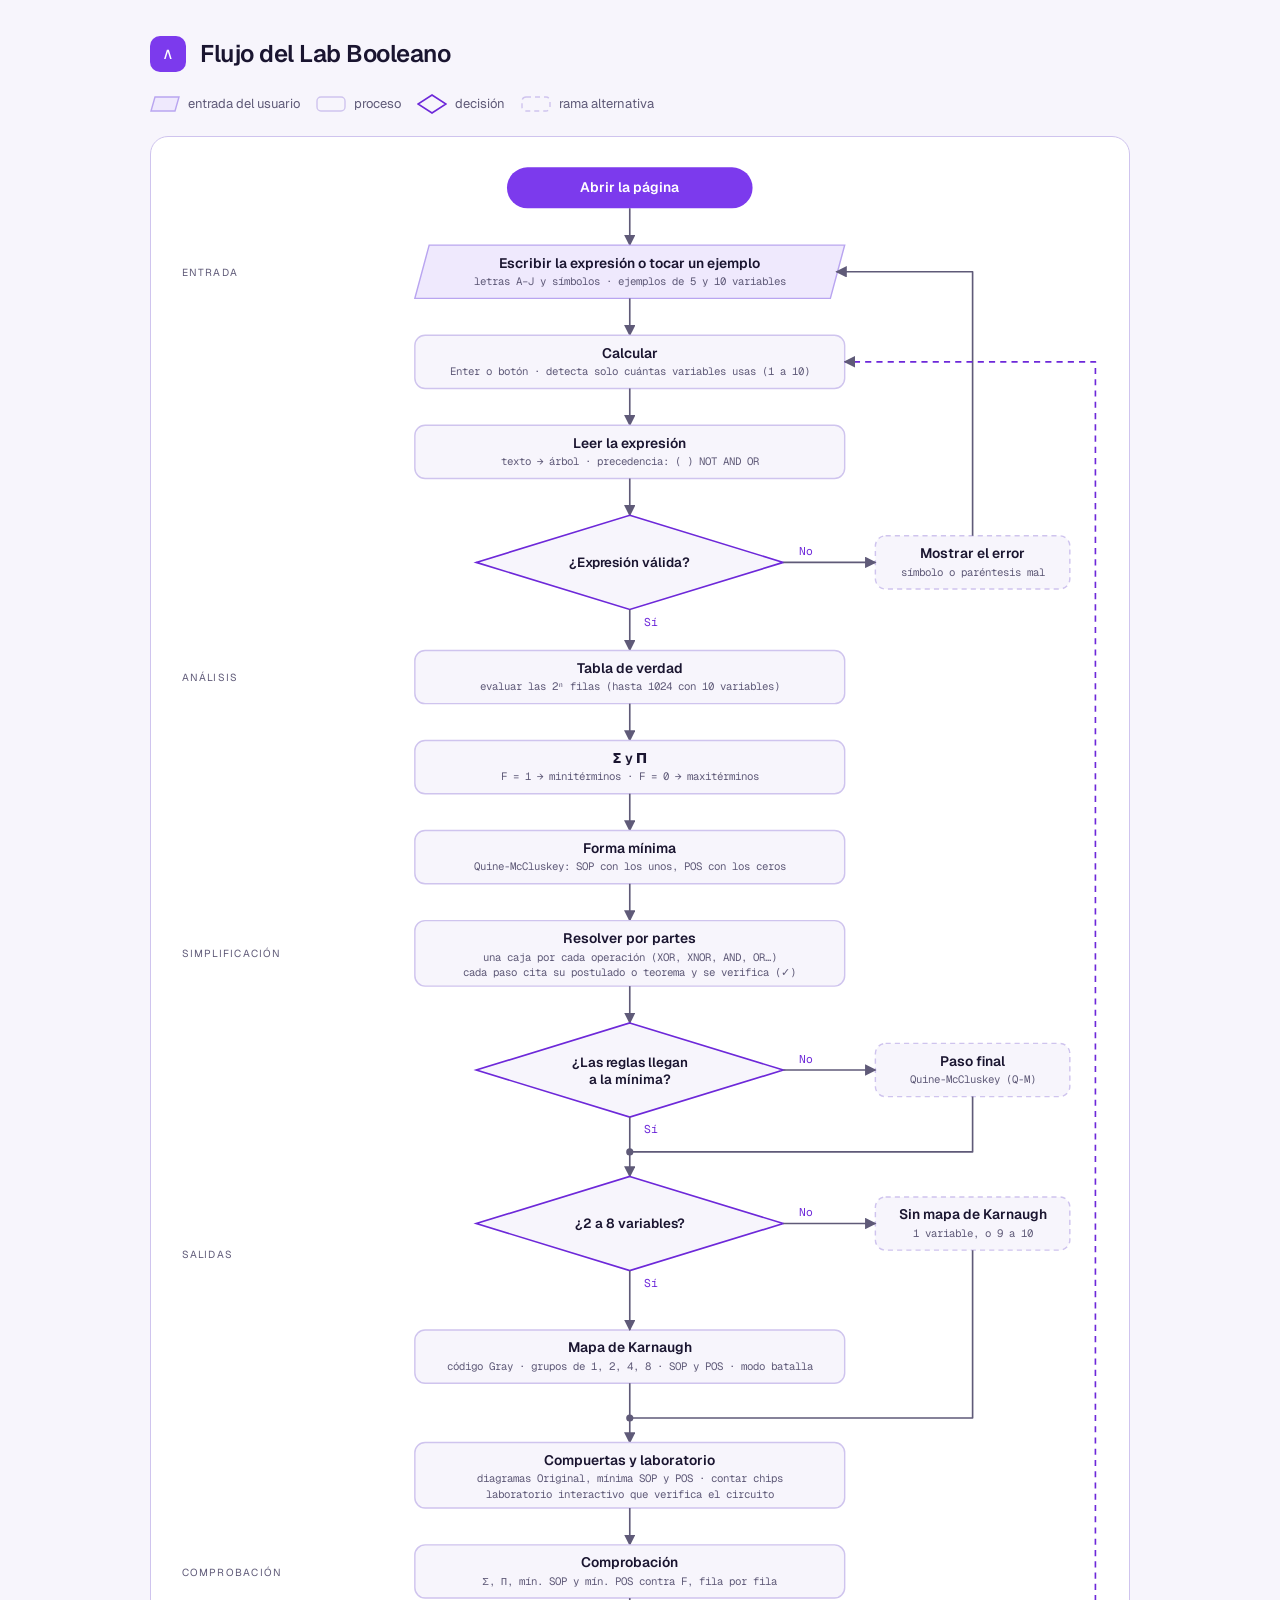
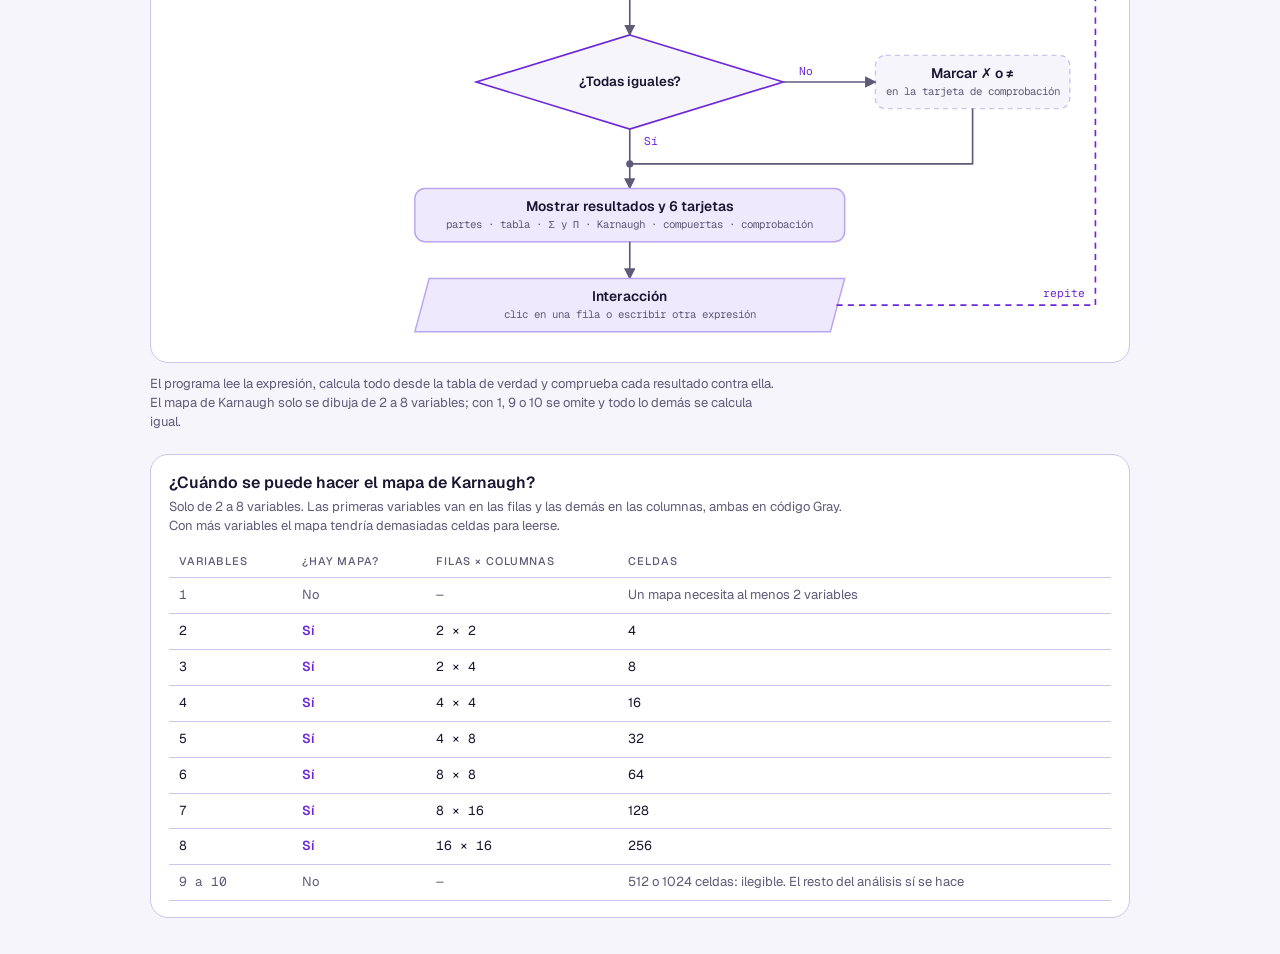
<file: flujo.html>
<!doctype html><html lang="es"><head><meta charset="utf-8"><meta name="viewport" content="width=device-width,initial-scale=1"></head><body>
<title>Flujo del Lab Booleano</title>
<link rel="preconnect" href="https://fonts.googleapis.com">
<link href="https://fonts.googleapis.com/css2?family=Geist:wght@400;500;600&family=Geist+Mono:wght@400;500&display=swap" rel="stylesheet">
<style>
/* Concepto: lectura vertical de arriba hacia abajo; rombos violeta para decisiones, ramas "No" a la derecha. */
:root{--bg:#07060B;--panel:#0E0C16;--line:#2E2548;--fg:#EDEAF7;--muted:#8B86A3;--acc:#A78BFA;--pri:#7C3AED;--hl:#1B1233;--hlb:#4C2D8F;--sans:'Geist',system-ui,-apple-system,'Segoe UI',sans-serif;--mono:'Geist Mono',ui-monospace,Menlo,monospace;color-scheme:dark}
@media (prefers-color-scheme: light){:root:not([data-theme="dark"]){--bg:#F7F5FC;--panel:#FFFFFF;--line:#CFC4EE;--fg:#1A1530;--muted:#5F5A78;--acc:#6D28D9;--pri:#7C3AED;--hl:#EFE9FD;--hlb:#B9A5F0;color-scheme:light}}
:root[data-theme="light"]{--bg:#F7F5FC;--panel:#FFFFFF;--line:#CFC4EE;--fg:#1A1530;--muted:#5F5A78;--acc:#6D28D9;--pri:#7C3AED;--hl:#EFE9FD;--hlb:#B9A5F0;color-scheme:light}
body{background:var(--bg);color:var(--fg);font-family:var(--sans);padding-inline:16px;padding-block:28px;line-height:1.45}
.wrap{max-width:980px;margin:0 auto;display:flex;flex-direction:column;gap:22px}
header{display:flex;flex-wrap:wrap;align-items:center;gap:14px}
.logo{width:36px;height:36px;border-radius:10px;background:var(--pri);color:#fff;display:grid;place-items:center;font-family:var(--mono);font-weight:500}
h1{margin:0;font-size:24px;font-weight:600;letter-spacing:-.02em;text-wrap:balance}
.key{display:flex;flex-wrap:wrap;gap:16px;font-size:13px;color:var(--muted);align-items:center}
.key span{display:inline-flex;align-items:center;gap:8px}
.key svg{flex:none}
.scroll{overflow-x:auto;border:1px solid var(--line);border-radius:18px;background:var(--panel);padding:14px 8px}
.scroll svg{display:block;width:100%;min-width:760px;height:auto}
figcaption{margin-top:12px;font-size:13px;color:var(--muted);max-width:70ch}
figure{margin:0}
.pill{fill:var(--pri)}
.proc,.inp,.side{fill:var(--bg);stroke:var(--line);stroke-width:1.4}
.proc.out{fill:var(--hl);stroke:var(--hlb)}
.inp{fill:var(--hl);stroke:var(--hlb)}
.side{stroke-dasharray:5 4}
.dec{fill:var(--bg);stroke:var(--acc);stroke-width:1.6}
.t1,.t1d,.t1p{font-family:var(--sans);font-size:13.5px;font-weight:600;fill:var(--fg)}
.t1p{fill:#fff}
.t1d{font-size:13px}
.t2{font-family:var(--mono);font-size:10.5px;fill:var(--muted)}
.lab{font-family:var(--mono);font-size:11px;fill:var(--acc)}
.band{font-family:var(--sans);font-size:10px;letter-spacing:.12em;fill:var(--muted)}
.edge{fill:none;stroke:var(--muted);stroke-width:1.6;stroke-linejoin:round}
.edge.dash{stroke-dasharray:6 5;stroke:var(--acc)}
.ah{fill:var(--muted)}
.dotj{fill:var(--muted)}
.kt{width:100%;border-collapse:collapse;font-size:13px;margin-top:10px}
.kt th,.kt td{padding:8px 10px;border-bottom:1px solid var(--line);text-align:left}
.kt th{font-size:11px;letter-spacing:.08em;color:var(--muted);font-weight:500;text-transform:uppercase}
.kt td.m{font-family:var(--mono)}
.kt tr.no td{color:var(--muted)}
.kt .y{color:var(--acc);font-weight:600}
.card{border:1px solid var(--line);border-radius:18px;background:var(--panel);padding:16px 18px}
.card h2{margin:0 0 4px;font-size:16px;font-weight:600}
.card p{margin:0;font-size:13px;color:var(--muted);max-width:75ch}
.tw{overflow-x:auto}
</style>
<div class="wrap">
<header>
<div class="logo">∧</div>
<h1>Flujo del Lab Booleano</h1>
</header>
<div class="key" aria-label="Leyenda de formas">
<span><svg width="30" height="16" viewBox="0 0 30 16" aria-hidden="true"><path d="M5,1 H29 L25,15 H1 Z" class="inp"/></svg>entrada del usuario</span>
<span><svg width="30" height="16" viewBox="0 0 30 16" aria-hidden="true"><rect x="1" y="1" width="28" height="14" rx="4" class="proc"/></svg>proceso</span>
<span><svg width="30" height="20" viewBox="0 0 30 20" aria-hidden="true"><path d="M15,1 L29,10 L15,19 L1,10 Z" class="dec"/></svg>decisión</span>
<span><svg width="30" height="16" viewBox="0 0 30 16" aria-hidden="true"><rect x="1" y="1" width="28" height="14" rx="4" class="side"/></svg>rama alternativa</span>
</div>
<figure>
<div class="scroll">
<svg viewBox="0 0 940 1756" role="img" aria-label="Diagrama de flujo del programa: escribir la expresión, lectura con validación, tabla de verdad, Σ y Π, forma mínima, resolver por partes, mapa de Karnaugh solo de 2 a 8 variables, compuertas y laboratorio interactivo, comprobación y regreso a Calcular cuando el usuario cambia algo"><defs><marker id="ar" viewBox="0 0 10 10" refX="9" refY="5" markerWidth="7" markerHeight="7" orient="auto-start-reverse"><path d="M0,0 L10,5 L0,10 z" class="ah"/></marker></defs><rect x="340" y="16" width="240" height="40" rx="20" class="pill"/><text x="460" y="40" class="t1p" text-anchor="middle">Abrir la página</text><path d="M460,56 L460,92" class="edge" marker-end="url(#ar)"/><path d="M264,92 H670 L656,144 H250 Z" class="inp"/><text x="460" y="114" class="t1" text-anchor="middle">Escribir la expresión o tocar un ejemplo</text><text x="460" y="131" class="t2" text-anchor="middle">letras A–J y símbolos · ejemplos de 5 y 10 variables</text><path d="M460,144 L460,180" class="edge" marker-end="url(#ar)"/><rect x="250" y="180" width="420" height="52" rx="10" class="proc"/><text x="460" y="202" class="t1" text-anchor="middle">Calcular</text><text x="460" y="219" class="t2" text-anchor="middle">Enter o botón · detecta solo cuántas variables usas (1 a 10)</text><path d="M460,232 L460,268" class="edge" marker-end="url(#ar)"/><rect x="250" y="268" width="420" height="52" rx="10" class="proc"/><text x="460" y="290" class="t1" text-anchor="middle">Leer la expresión</text><text x="460" y="307" class="t2" text-anchor="middle">texto → árbol · precedencia: ( ) NOT AND OR</text><path d="M460,320 L460,356" class="edge" marker-end="url(#ar)"/><path d="M460,356 L610,402 L460,448 L310,402 Z" class="dec"/><text x="460" y="406" class="t1d" text-anchor="middle">¿Expresión válida?</text><text x="474" y="464" class="lab" text-anchor="start">Sí</text><rect x="700" y="376" width="190" height="52" rx="10" class="side"/><text x="795" y="398" class="t1" text-anchor="middle">Mostrar el error</text><text x="795" y="415" class="t2" text-anchor="middle">símbolo o paréntesis mal</text><path d="M610,402 L700,402" class="edge" marker-end="url(#ar)"/><text x="632" y="395" class="lab" text-anchor="middle">No</text><path d="M795,376 L795,118 L662,118" class="edge" marker-end="url(#ar)"/><path d="M460,448 L460,488" class="edge" marker-end="url(#ar)"/><rect x="250" y="488" width="420" height="52" rx="10" class="proc"/><text x="460" y="510" class="t1" text-anchor="middle">Tabla de verdad</text><text x="460" y="527" class="t2" text-anchor="middle">evaluar las 2ⁿ filas (hasta 1024 con 10 variables)</text><path d="M460,540 L460,576" class="edge" marker-end="url(#ar)"/><rect x="250" y="576" width="420" height="52" rx="10" class="proc"/><text x="460" y="598" class="t1" text-anchor="middle">Σ y Π</text><text x="460" y="615" class="t2" text-anchor="middle">F = 1 → minitérminos  ·  F = 0 → maxitérminos</text><path d="M460,628 L460,664" class="edge" marker-end="url(#ar)"/><rect x="250" y="664" width="420" height="52" rx="10" class="proc"/><text x="460" y="686" class="t1" text-anchor="middle">Forma mínima</text><text x="460" y="703" class="t2" text-anchor="middle">Quine-McCluskey: SOP con los unos, POS con los ceros</text><path d="M460,716 L460,752" class="edge" marker-end="url(#ar)"/><rect x="250" y="752" width="420" height="64" rx="10" class="proc"/><text x="460" y="774" class="t1" text-anchor="middle">Resolver por partes</text><text x="460" y="791" class="t2" text-anchor="middle">una caja por cada operación (XOR, XNOR, AND, OR…)</text><text x="460" y="806" class="t2" text-anchor="middle">cada paso cita su postulado o teorema y se verifica (✓)</text><path d="M460,816 L460,852" class="edge" marker-end="url(#ar)"/><path d="M460,852 L610,898 L460,944 L310,898 Z" class="dec"/><text x="460" y="895" class="t1d" text-anchor="middle">¿Las reglas llegan</text><text x="460" y="912" class="t1d" text-anchor="middle">a la mínima?</text><text x="474" y="960" class="lab" text-anchor="start">Sí</text><rect x="700" y="872" width="190" height="52" rx="10" class="side"/><text x="795" y="894" class="t1" text-anchor="middle">Paso final</text><text x="795" y="911" class="t2" text-anchor="middle">Quine-McCluskey (Q-M)</text><path d="M610,898 L700,898" class="edge" marker-end="url(#ar)"/><text x="632" y="891" class="lab" text-anchor="middle">No</text><path d="M795,924 L795,978 L460,978" class="edge"/><path d="M460,944 L460,1002" class="edge" marker-end="url(#ar)"/><circle cx="460" cy="978" r="3.5" class="dotj"/><path d="M460,1002 L610,1048 L460,1094 L310,1048 Z" class="dec"/><text x="460" y="1052" class="t1d" text-anchor="middle">¿2 a 8 variables?</text><text x="474" y="1110" class="lab" text-anchor="start">Sí</text><rect x="700" y="1022" width="190" height="52" rx="10" class="side"/><text x="795" y="1044" class="t1" text-anchor="middle">Sin mapa de Karnaugh</text><text x="795" y="1061" class="t2" text-anchor="middle">1 variable, o 9 a 10</text><path d="M610,1048 L700,1048" class="edge" marker-end="url(#ar)"/><text x="632" y="1041" class="lab" text-anchor="middle">No</text><rect x="250" y="1152" width="420" height="52" rx="10" class="proc"/><text x="460" y="1174" class="t1" text-anchor="middle">Mapa de Karnaugh</text><text x="460" y="1191" class="t2" text-anchor="middle">código Gray · grupos de 1, 2, 4, 8 · SOP y POS · modo batalla</text><path d="M795,1074 L795,1238 L460,1238" class="edge"/><circle cx="460" cy="1238" r="3.5" class="dotj"/><path d="M460,1094 L460,1152" class="edge" marker-end="url(#ar)"/><path d="M460,1204 L460,1262" class="edge" marker-end="url(#ar)"/><rect x="250" y="1262" width="420" height="64" rx="10" class="proc"/><text x="460" y="1284" class="t1" text-anchor="middle">Compuertas y laboratorio</text><text x="460" y="1301" class="t2" text-anchor="middle">diagramas Original, mínima SOP y POS · contar chips</text><text x="460" y="1316" class="t2" text-anchor="middle">laboratorio interactivo que verifica el circuito</text><path d="M460,1326 L460,1362" class="edge" marker-end="url(#ar)"/><rect x="250" y="1362" width="420" height="52" rx="10" class="proc"/><text x="460" y="1384" class="t1" text-anchor="middle">Comprobación</text><text x="460" y="1401" class="t2" text-anchor="middle">Σ, Π, mín. SOP y mín. POS contra F, fila por fila</text><path d="M460,1414 L460,1450" class="edge" marker-end="url(#ar)"/><path d="M460,1450 L610,1496 L460,1542 L310,1496 Z" class="dec"/><text x="460" y="1500" class="t1d" text-anchor="middle">¿Todas iguales?</text><text x="474" y="1558" class="lab" text-anchor="start">Sí</text><rect x="700" y="1470" width="190" height="52" rx="10" class="side"/><text x="795" y="1492" class="t1" text-anchor="middle">Marcar ✗ o ≠</text><text x="795" y="1509" class="t2" text-anchor="middle">en la tarjeta de comprobación</text><path d="M610,1496 L700,1496" class="edge" marker-end="url(#ar)"/><text x="632" y="1489" class="lab" text-anchor="middle">No</text><path d="M795,1522 L795,1576 L460,1576" class="edge"/><path d="M460,1542 L460,1600" class="edge" marker-end="url(#ar)"/><circle cx="460" cy="1576" r="3.5" class="dotj"/><rect x="250" y="1600" width="420" height="52" rx="10" class="proc out"/><text x="460" y="1622" class="t1" text-anchor="middle">Mostrar resultados y 6 tarjetas</text><text x="460" y="1639" class="t2" text-anchor="middle">partes · tabla · Σ y Π · Karnaugh · compuertas · comprobación</text><path d="M460,1652 L460,1688" class="edge" marker-end="url(#ar)"/><path d="M264,1688 H670 L656,1740 H250 Z" class="inp"/><text x="460" y="1710" class="t1" text-anchor="middle">Interacción</text><text x="460" y="1727" class="t2" text-anchor="middle">clic en una fila o escribir otra expresión</text><path d="M662,1714 L915,1714 L915,206 L670,206" class="edge dash" marker-end="url(#ar)"/><text x="905" y="1706" class="lab" text-anchor="end">repite</text><text x="22" y="122" class="band" text-anchor="start">ENTRADA</text><text x="22" y="518" class="band" text-anchor="start">ANÁLISIS</text><text x="22" y="788" class="band" text-anchor="start">SIMPLIFICACIÓN</text><text x="22" y="1082" class="band" text-anchor="start">SALIDAS</text><text x="22" y="1392" class="band" text-anchor="start">COMPROBACIÓN</text></svg>
</div>
<figcaption>El programa lee la expresión, calcula todo desde la tabla de verdad y comprueba cada resultado contra ella. El mapa de Karnaugh solo se dibuja de 2 a 8 variables; con 1, 9 o 10 se omite y todo lo demás se calcula igual.</figcaption>
</figure>
<section class="card">
<h2>¿Cuándo se puede hacer el mapa de Karnaugh?</h2>
<p>Solo de 2 a 8 variables. Las primeras variables van en las filas y las demás en las columnas, ambas en código Gray. Con más variables el mapa tendría demasiadas celdas para leerse.</p>
<div class="tw"><table class="kt"><thead><tr><th>Variables</th><th>¿Hay mapa?</th><th>Filas × columnas</th><th>Celdas</th></tr></thead><tbody><tr class="no"><td class="m">1</td><td class="">No</td><td class="m">—</td><td>Un mapa necesita al menos 2 variables</td></tr><tr class=""><td class="m">2</td><td class="y">Sí</td><td class="m">2 × 2</td><td>4</td></tr><tr class=""><td class="m">3</td><td class="y">Sí</td><td class="m">2 × 4</td><td>8</td></tr><tr class=""><td class="m">4</td><td class="y">Sí</td><td class="m">4 × 4</td><td>16</td></tr><tr class=""><td class="m">5</td><td class="y">Sí</td><td class="m">4 × 8</td><td>32</td></tr><tr class=""><td class="m">6</td><td class="y">Sí</td><td class="m">8 × 8</td><td>64</td></tr><tr class=""><td class="m">7</td><td class="y">Sí</td><td class="m">8 × 16</td><td>128</td></tr><tr class=""><td class="m">8</td><td class="y">Sí</td><td class="m">16 × 16</td><td>256</td></tr><tr class="no"><td class="m">9 a 10</td><td class="">No</td><td class="m">—</td><td>512 o 1024 celdas: ilegible. El resto del análisis sí se hace</td></tr></tbody></table></div>
</section>
</div>
</body></html>
</file>
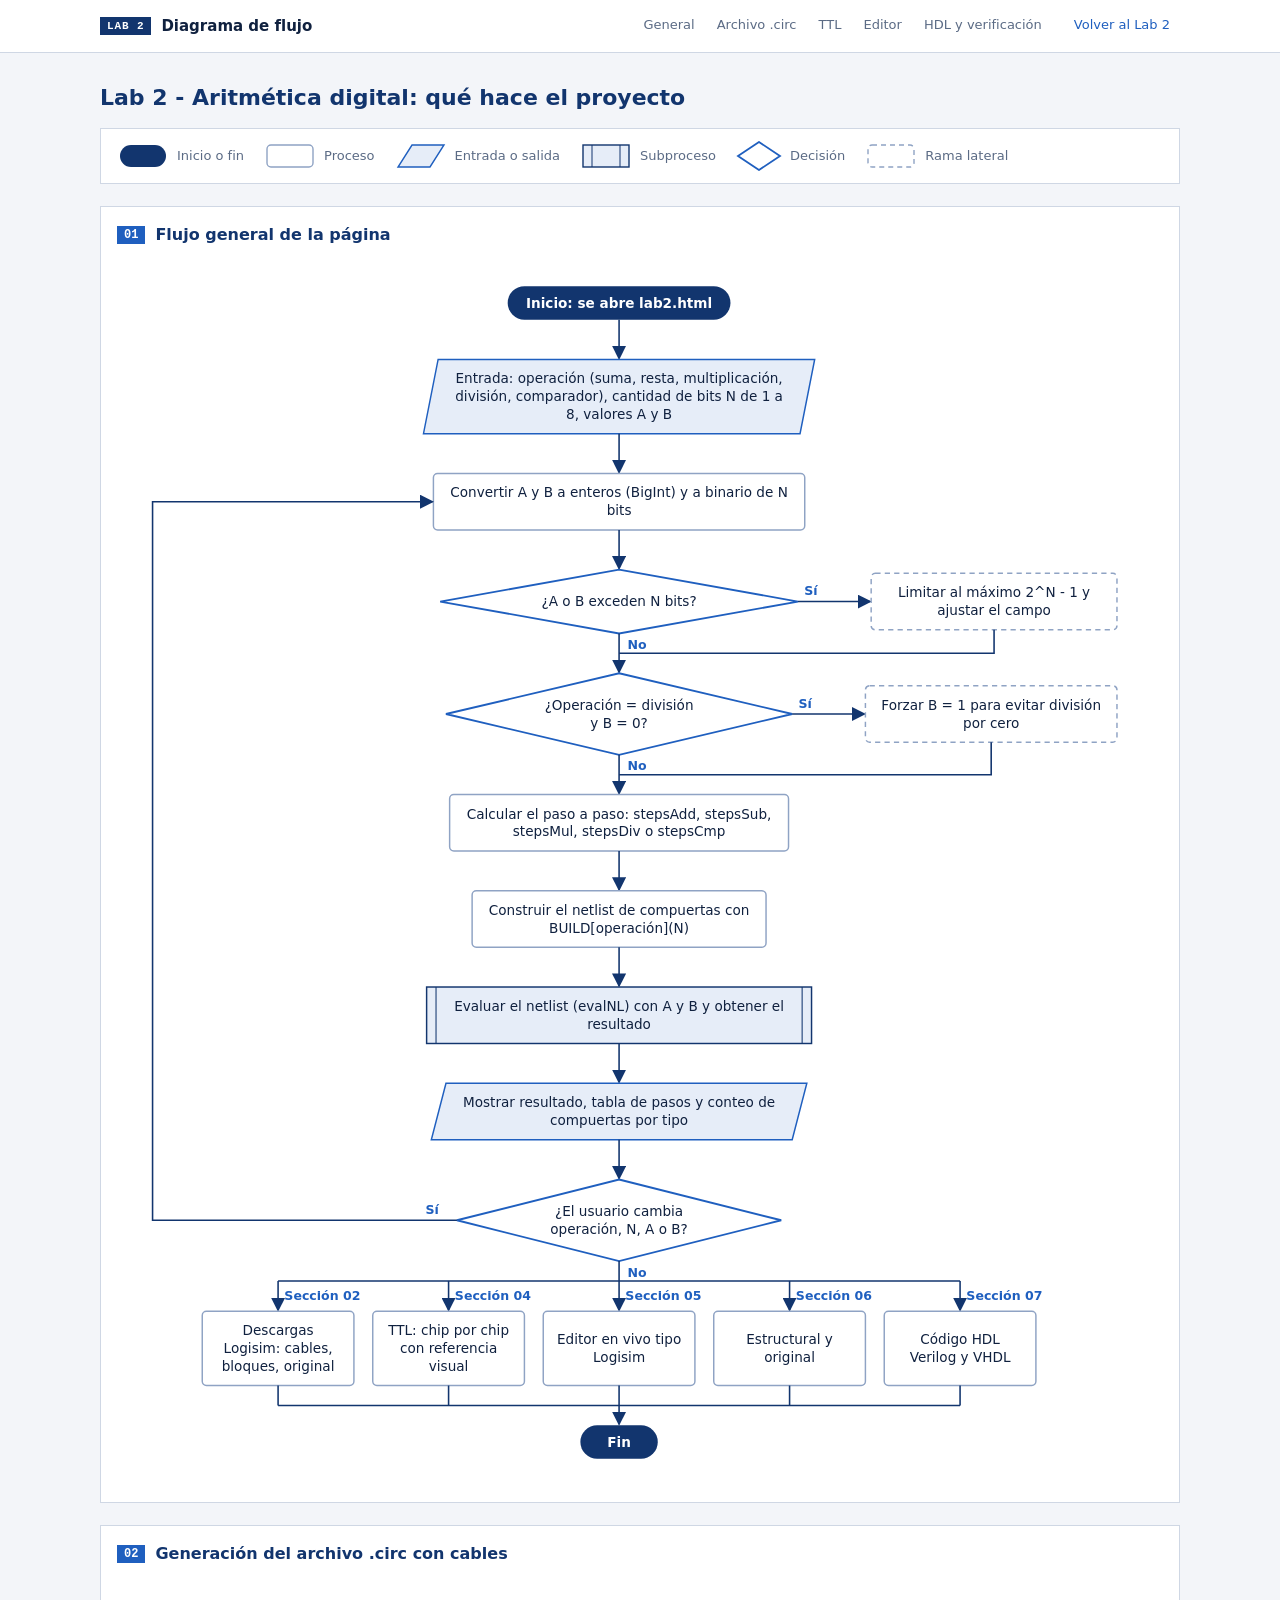
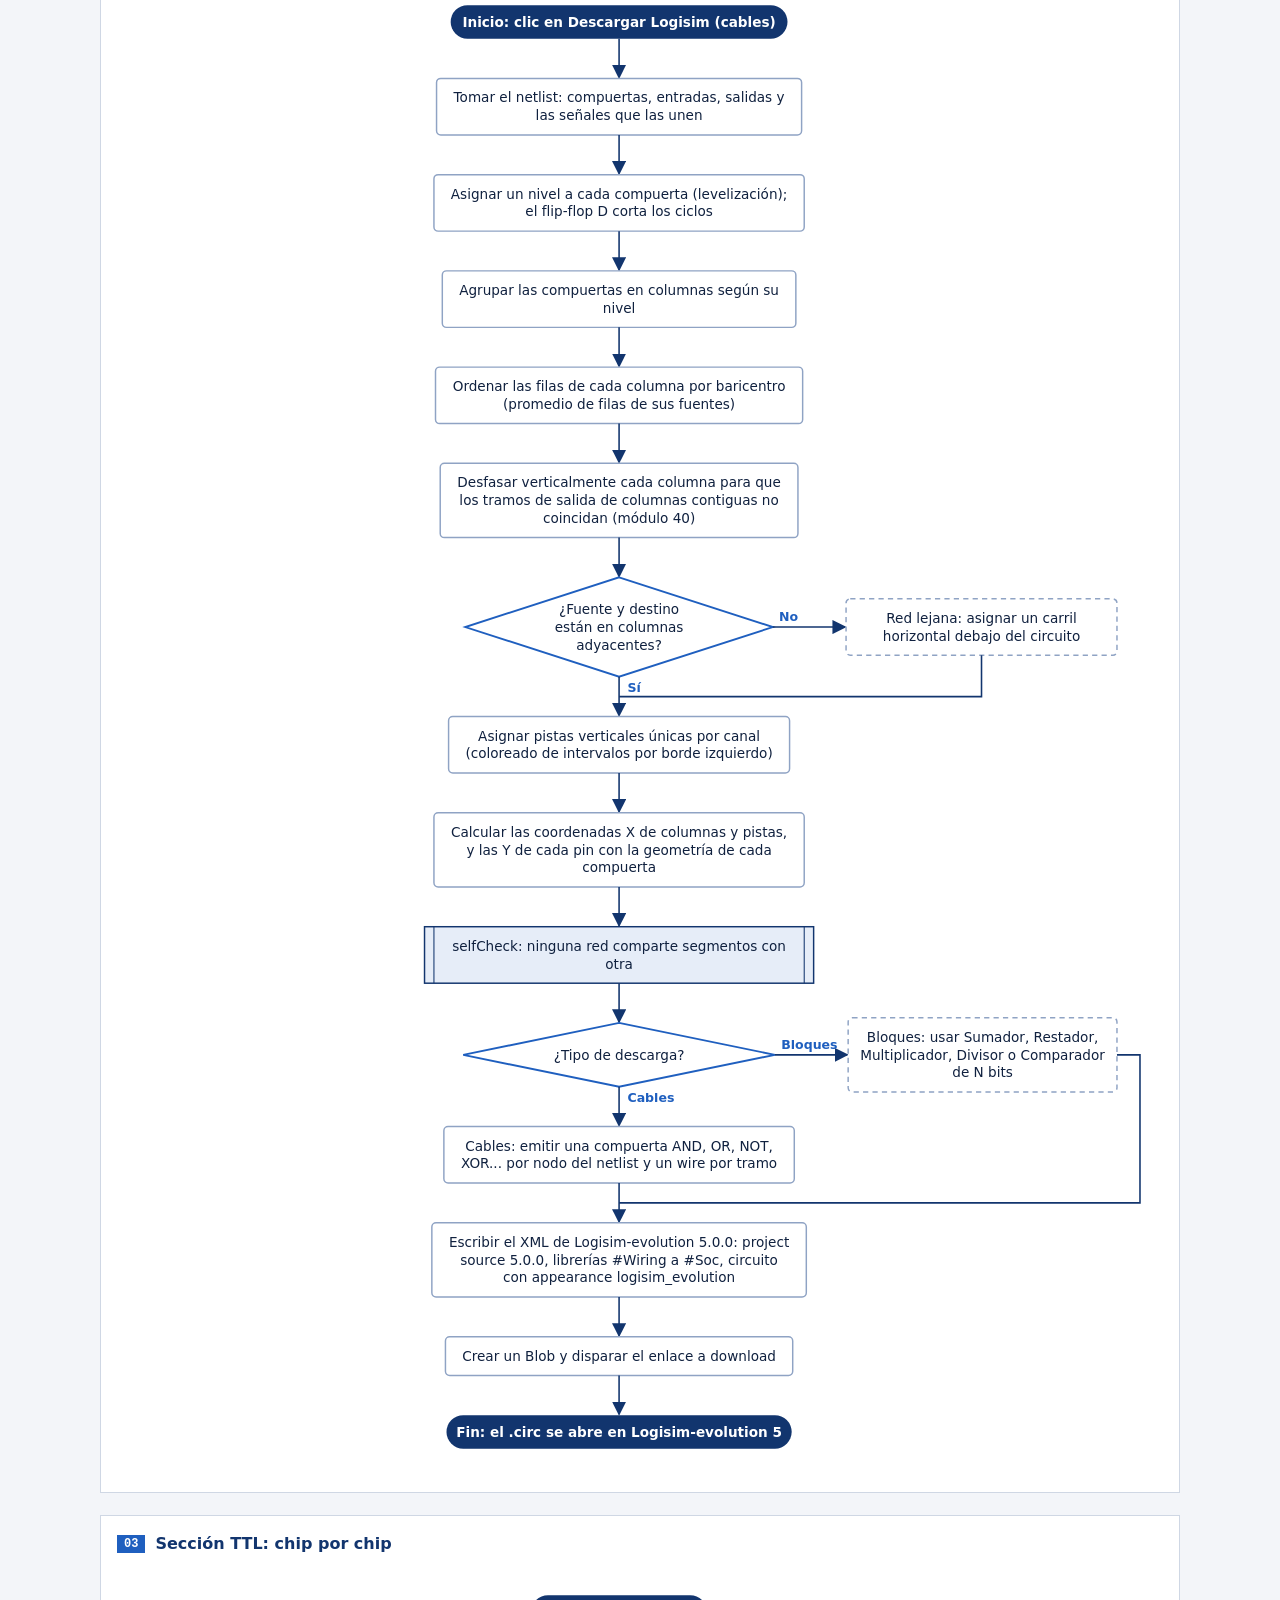
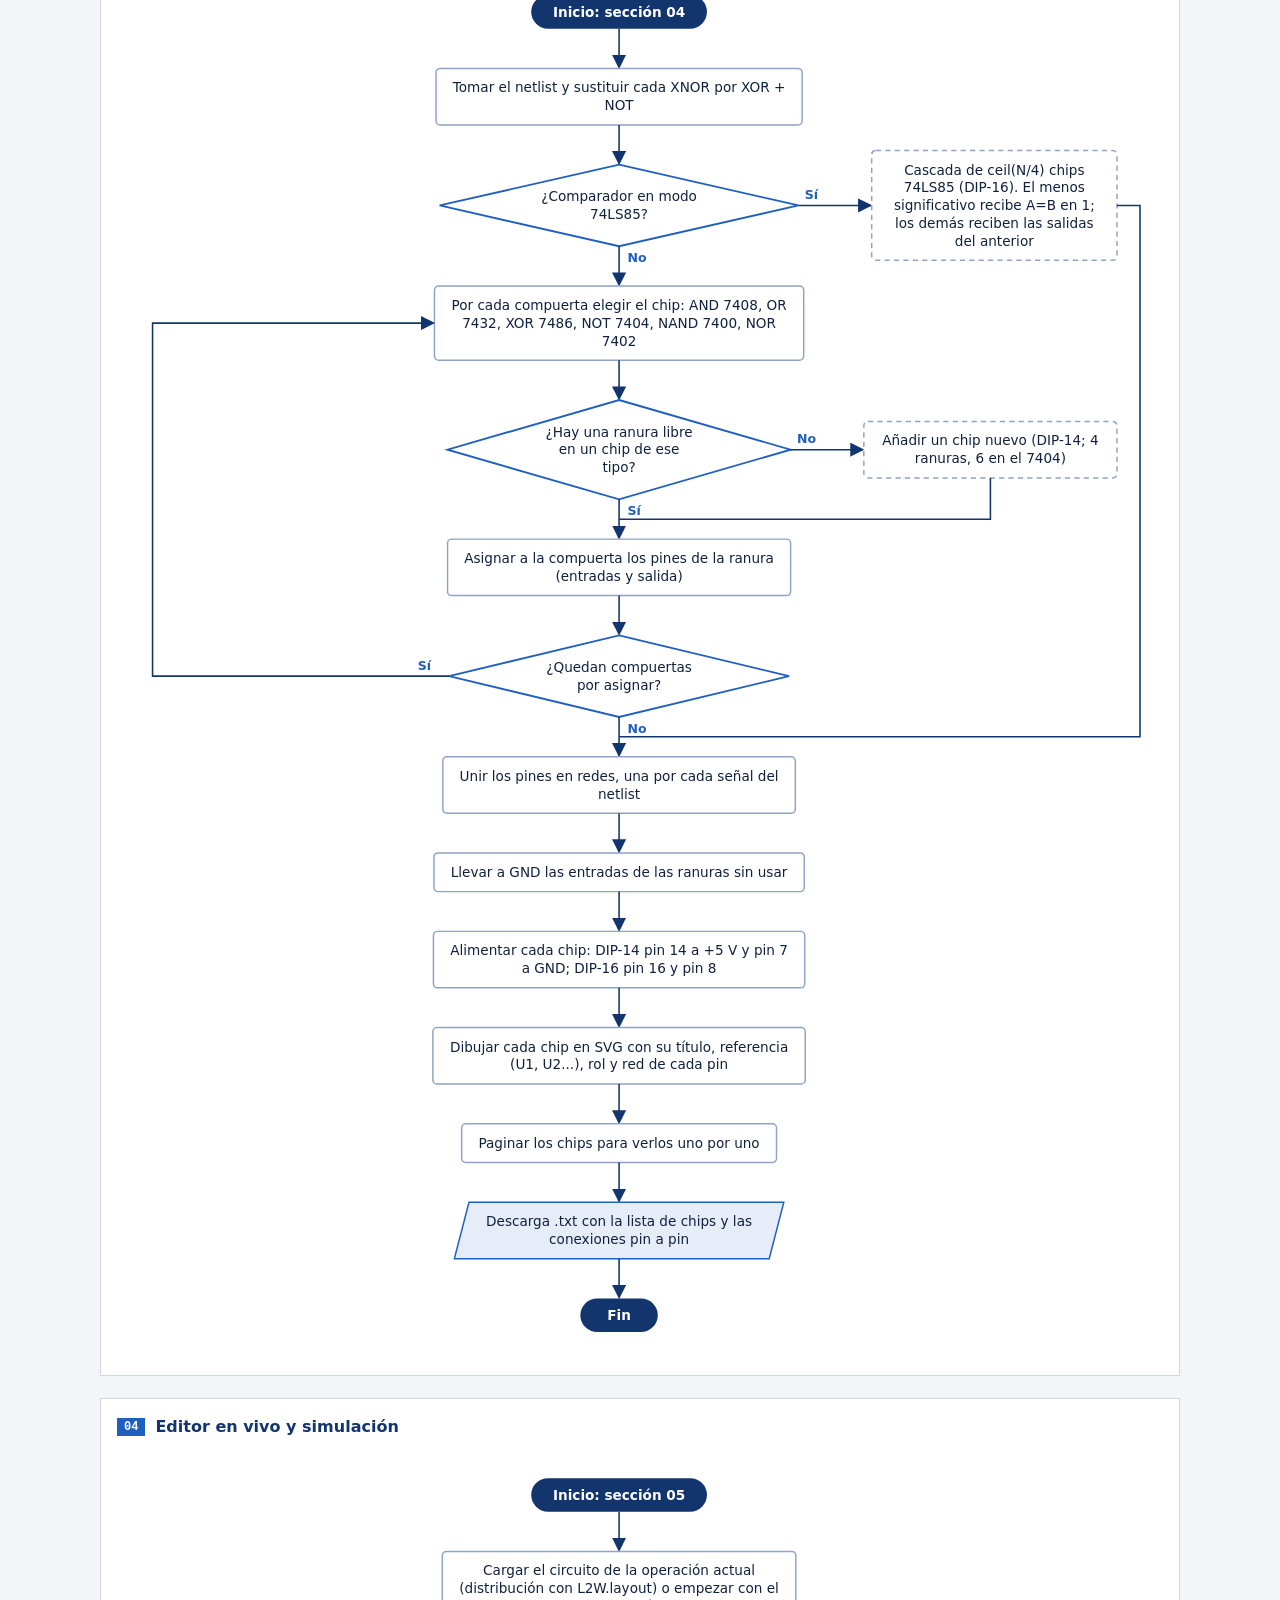
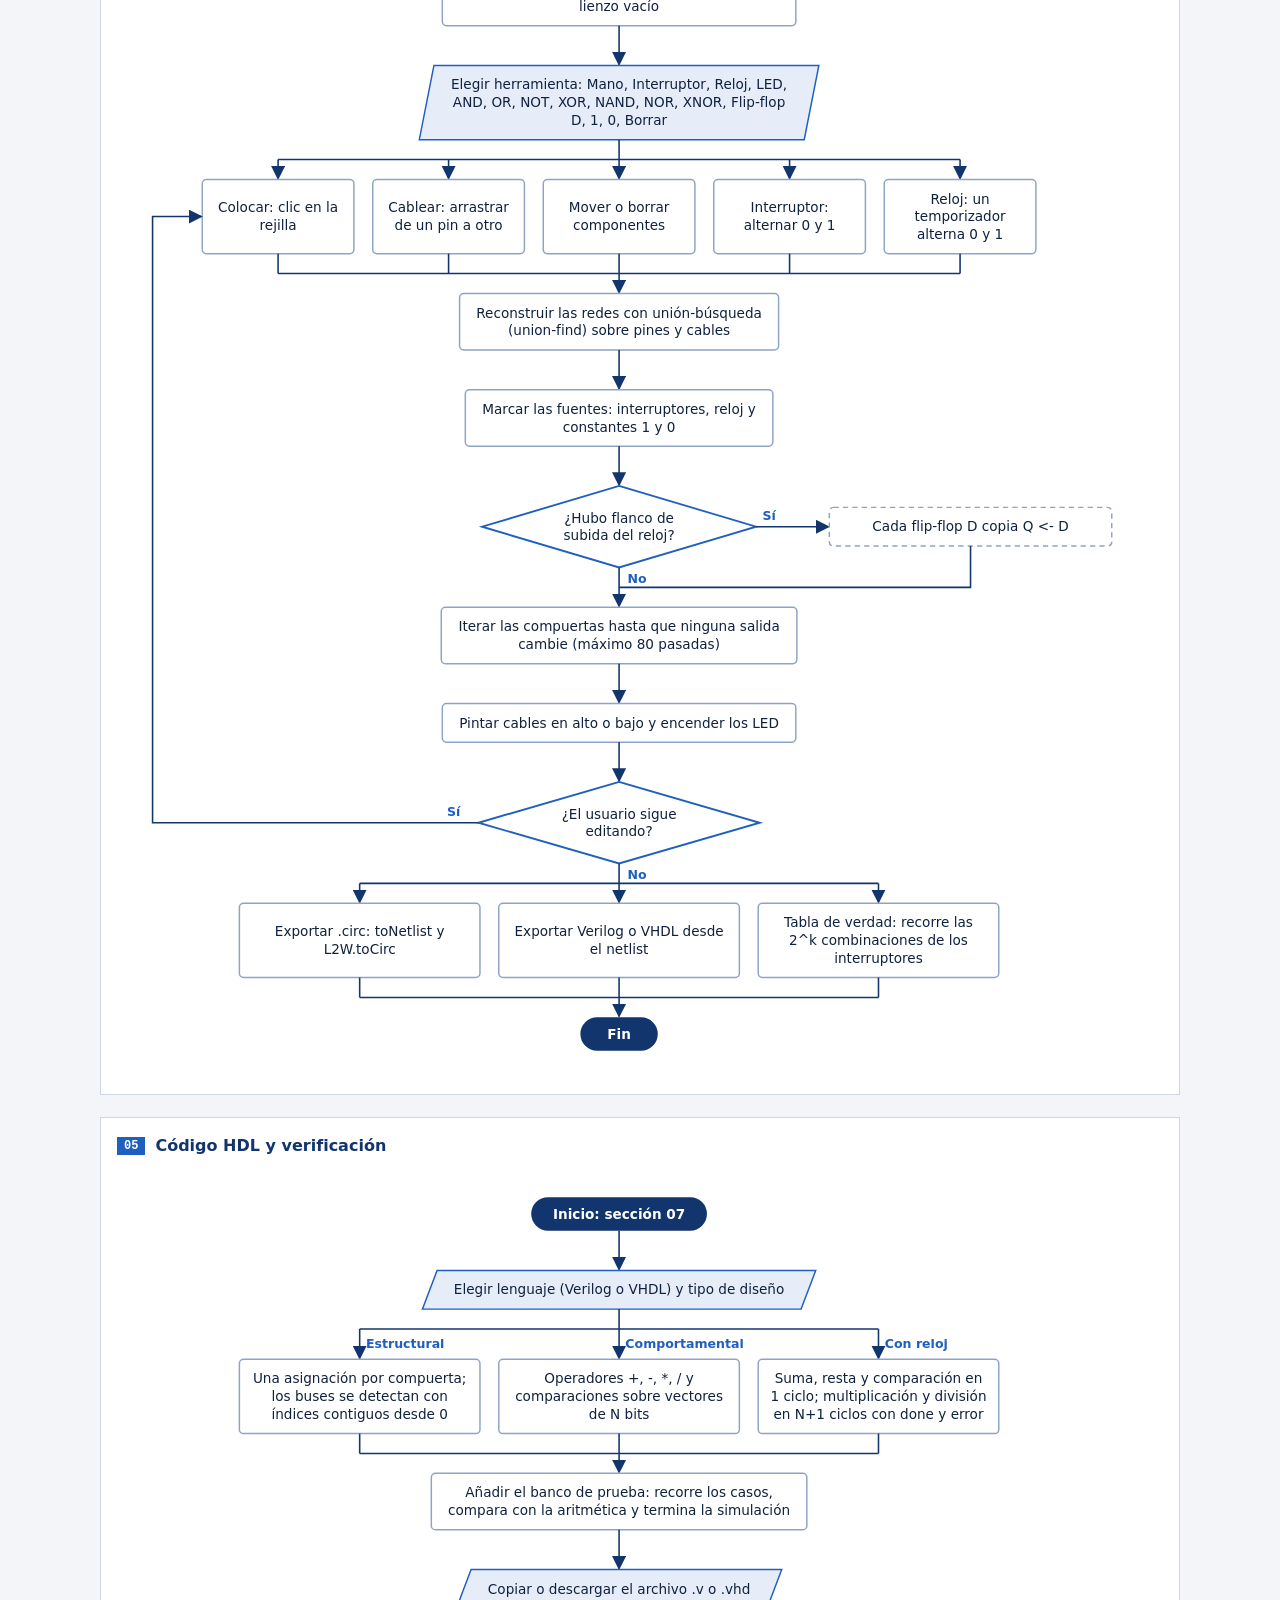
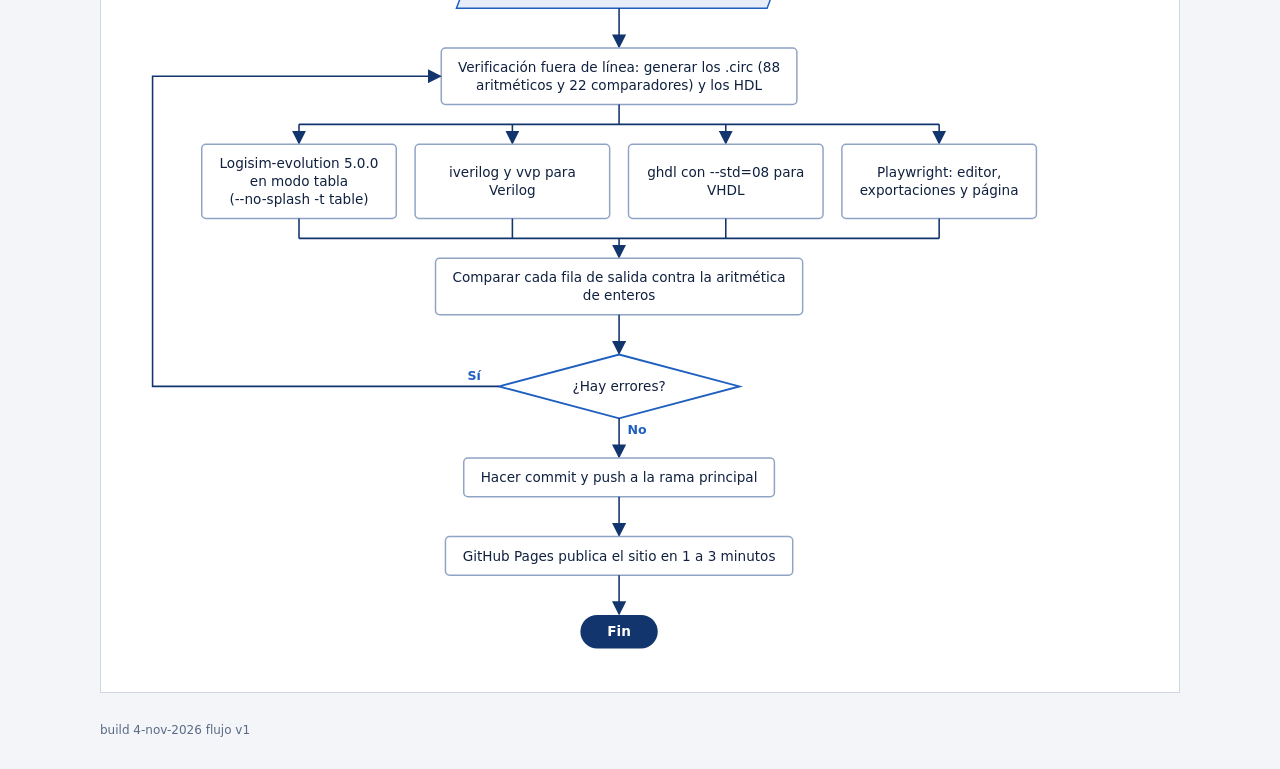
<file: flujo2.html>
<!doctype html>
<html lang="es"><head>
<meta charset="utf-8"><meta name="viewport" content="width=device-width,initial-scale=1">
<meta http-equiv="Cache-Control" content="no-cache">
<title>Diagrama de flujo - Lab 2</title>
<style>
:root{--bg:#f3f5f9;--ink:#10213f;--mut:#5b6b85;--line:#cfd7e4;--card:#fff;--b1:#1f5fbf;--b2:#12356e;--sky:#e6edf8;--mono:ui-monospace,SFMono-Regular,Menlo,Consolas,monospace}
*{box-sizing:border-box}
html{scroll-behavior:smooth;scroll-padding-top:64px}
body{margin:0;background:var(--bg);color:var(--ink);font:15px/1.5 "Segoe UI",system-ui,-apple-system,sans-serif}
.wrap{max-width:1120px;margin:0 auto;padding:0 20px}
.top{background:#fff;border-bottom:1px solid var(--line);position:sticky;top:0;z-index:5}
.bar{display:flex;justify-content:space-between;align-items:center;gap:16px;min-height:52px;flex-wrap:wrap}
.brand{display:flex;align-items:center;gap:10px;font-weight:600}
.tag{font:600 11px var(--mono);letter-spacing:.08em;background:var(--b2);color:#fff;padding:3px 7px}
nav{display:flex;gap:2px;flex-wrap:wrap}
nav a{color:var(--mut);text-decoration:none;font-size:13px;padding:6px 10px;border-bottom:2px solid transparent}
nav a:hover{color:var(--ink);border-color:var(--b1)}nav a.ext{margin-left:10px;color:var(--b1)}
h1{font-size:22px;margin:28px 0 14px;color:var(--b2)}
h2{font-size:16px;margin:0 0 12px;color:var(--b2);display:flex;gap:10px;align-items:center}
h2 b{font:600 12px var(--mono);background:var(--b1);color:#fff;padding:2px 7px}
section{background:var(--card);border:1px solid var(--line);padding:16px;margin:0 0 22px}
.legend{display:flex;flex-wrap:wrap;gap:20px;align-items:center;font-size:13px;color:var(--mut);background:var(--card);border:1px solid var(--line);padding:12px 16px;margin-bottom:22px}
.legend span{display:inline-flex;align-items:center;gap:8px}
.sc{overflow-x:auto}
.sc svg{display:block;width:100%;min-width:760px;height:auto}
.n-term{fill:var(--b2)}
.n-proc{fill:#fff;stroke:#8fa3c4;stroke-width:1.4}
.n-io{fill:var(--sky);stroke:var(--b1);stroke-width:1.4}
.n-sub{fill:var(--sky);stroke:var(--b2);stroke-width:1.4}
.n-dec{fill:#fff;stroke:var(--b1);stroke-width:1.8}
.n-side{fill:#fff;stroke:#8fa3c4;stroke-width:1.4;stroke-dasharray:5 4}
.ln{stroke:var(--b2);stroke-width:1.5;fill:none}
.tx{font:13px "Segoe UI",system-ui,sans-serif;fill:var(--ink);text-anchor:middle}
.tx.w{fill:#fff;font-weight:600}
.lb{font:600 12px "Segoe UI",system-ui,sans-serif;fill:var(--b1)}
footer{color:var(--mut);font-size:12px;padding:6px 0 30px}
</style></head><body>
<header class="top"><div class="wrap bar">
<div class="brand"><span class="tag">LAB 2</span><span>Diagrama de flujo</span></div>
<nav><a href="#d1">General</a><a href="#d2">Archivo .circ</a><a href="#d4">TTL</a><a href="#d5">Editor</a><a href="#d6">HDL y verificación</a><a href="lab2.html" class="ext">Volver al Lab 2</a></div>
</div></header>
<main class="wrap">
<h1>Lab 2 - Aritmética digital: qué hace el proyecto</h1>
<div class="legend" id="legend"></div>
<div id="out"></div>
<footer>build 4-nov-2026 flujo v1</footer>
</main>
<script>
const W=1000,CX=480,GAP=38,LH=17;
const cv=document.createElement('canvas').getContext('2d');
cv.font='13px "Segoe UI",system-ui,sans-serif';
const mw=s=>cv.measureText(s).width;
function wrap(t,maxW){const ws=t.split(' ');const L=[];let c='';for(const w of ws){const n=c?c+' '+w:w;if(mw(n)>maxW&&c){L.push(c);c=w}else c=n}if(c)L.push(c);return L}
const esc=s=>s.replace(/&/g,'&amp;').replace(/</g,'&lt;').replace(/>/g,'&gt;');
function txt(lines,cx,cy,cls){const y0=cy-(lines.length-1)*LH/2+4.5;return '<text class="tx '+(cls||'')+'" x="'+cx+'" y="'+y0+'">'+lines.map((l,i)=>'<tspan x="'+cx+'" dy="'+(i?LH:0)+'">'+esc(l)+'</tspan>').join('')+'</text>'}
function shape(k,cx,cy,w,h,lines,cls){
  let s='';
  if(k==='term')s='<rect class="n-term" x="'+(cx-w/2)+'" y="'+(cy-h/2)+'" width="'+w+'" height="'+h+'" rx="'+h/2+'"/>'+txt(lines,cx,cy,'w');
  else if(k==='io'){const x=cx-w/2,y=cy-h/2,d=14;s='<polygon class="n-io" points="'+(x+d)+','+y+' '+(x+w)+','+y+' '+(x+w-d)+','+(y+h)+' '+x+','+(y+h)+'"/>'+txt(lines,cx,cy)}
  else if(k==='sub'){const x=cx-w/2,y=cy-h/2;s='<rect class="n-sub" x="'+x+'" y="'+y+'" width="'+w+'" height="'+h+'"/><path class="ln" d="M'+(x+9)+','+y+'v'+h+'M'+(x+w-9)+','+y+'v'+h+'" style="stroke-width:1"/>'+txt(lines,cx,cy)}
  else if(k==='side')s='<rect class="n-side" x="'+(cx-w/2)+'" y="'+(cy-h/2)+'" width="'+w+'" height="'+h+'" rx="4"/>'+txt(lines,cx,cy);
  else if(k==='dec')s='<polygon class="n-dec" points="'+cx+','+(cy-h/2)+' '+(cx+w/2)+','+cy+' '+cx+','+(cy+h/2)+' '+(cx-w/2)+','+cy+'"/>'+txt(lines,cx,cy);
  else s='<rect class="n-proc" x="'+(cx-w/2)+'" y="'+(cy-h/2)+'" width="'+w+'" height="'+h+'" rx="4"/>'+txt(lines,cx,cy);
  return s;
}
function size(k,t,maxW){
  if(k==='dec'){const L=wrap(t,150);const tw=Math.max(...L.map(mw));return{L,w:Math.round(tw*1.9+60),h:L.length*LH+44}}
  const L=wrap(t,maxW||330);const tw=Math.max(...L.map(mw));
  if(k==='term')return{L,w:Math.round(tw+56),h:32};
  return{L,w:Math.round(tw+(k==='io'?60:k==='sub'?52:32)),h:L.length*LH+20};
}
function diagram(items){
  let o='',y=26,prevB=null,nextGap=GAP,loops=0,pos={},joins=[],pend=[];
  const arrow=(x,y1,y2)=>'<path class="ln" d="M'+x+','+y1+'V'+(y2-1)+'" marker-end="url(#ah)"/>';
  const lbl=(x,y,t)=>'<text class="lb" x="'+x+'" y="'+y+'">'+esc(t)+'</text>';
  for(const it of items){
    if(it.fan){
      const n=it.fan.length,bw=Math.min(230,Math.floor((W-200-(n-1)*18)/n));
      const S=it.fan.map(f=>{const L=wrap(f.t,bw-22);return{L,f}});
      const h=Math.max(...S.map(s=>s.L.length))*LH+20;
      const busY=(prevB===null?y:prevB+nextGap/2);
      const y0=busY+nextGap/2+(S.some(s=>s.f.lab)?10:0), cy=y0+h/2;
      const tot=n*bw+(n-1)*18,x0=CX-tot/2;
      if(prevB!==null)o+='<path class="ln" d="M'+CX+','+prevB+'V'+busY+'"/>';
      o+='<path class="ln" d="M'+(x0+bw/2)+','+busY+'H'+(x0+tot-bw/2)+'"/>';
      S.forEach((s,i)=>{const cx=x0+i*(bw+18)+bw/2;
        o+=arrow(cx,busY,y0);
        if(s.f.lab)o+=lbl(cx+6,busY+18,s.f.lab);
        o+=shape(s.f.k||'proc',cx,cy,bw,h,s.L);});
      const b2=y0+h+nextGap/2;
      S.forEach((s,i)=>{const cx=x0+i*(bw+18)+bw/2;o+='<path class="ln" d="M'+cx+','+(y0+h)+'V'+b2+'"/>'});
      o+='<path class="ln" d="M'+(x0+bw/2)+','+b2+'H'+(x0+tot-bw/2)+'M'+CX+','+b2+'"/>';
      if(it.id)pos[it.id]={left:x0,cy};
      prevB=b2;nextGap=GAP;y=b2;
      // after merge, next connector starts at b2 with half gap
      prevB=b2;nextGap=GAP;it._fan=true;
      continue;
    }
    const z=size(it.k,it.t);
    const top=(prevB===null)?y:prevB+(it._fanPrev?0:nextGap);
    let tp=top;
    if(prevB!==null&&items[items.indexOf(it)-1]&&items[items.indexOf(it)-1].fan)tp=prevB+GAP/2;
    const cy=tp+z.h/2;
    if(prevB!==null){o+=arrow(CX,prevB,tp);if(it.lab)o+=lbl(CX+8,prevB+(tp-prevB)/2+4,it.lab)}
    // joins arriving at this node
    for(const j of pend.filter(p=>p.id===it.id)){const yj=tp-GAP/2;
      o+='<path class="ln" d="M'+j.xr+','+j.cy+'H'+(W-22)+'V'+yj+'H'+CX+'"/>'}
    pend=pend.filter(p=>p.id!==it.id);
    o+=shape(it.k,CX,cy,z.w,z.h,z.L);
    pos[it.id||('n'+items.indexOf(it))]={left:CX-z.w/2,cy};
    let g=GAP;
    if(it.k==='dec'){
      o+=lbl(CX+8,cy+z.h/2+15,it.down!==undefined?it.down:'Sí');
      if(it.side){
        const lx=CX+z.w/2+70,sw=Math.min(270,W-44-lx),sl=wrap(it.side.t,sw-22),sh=sl.length*LH+20;
        const scx=lx+sw/2;
        o+='<path class="ln" d="M'+(CX+z.w/2)+','+cy+'H'+(lx-1)+'" marker-end="url(#ah)"/>';
        o+=lbl(CX+z.w/2+6,cy-6,it.side.lab||'No');
        o+=shape('side',scx,cy,sw,sh,sl);
        if(it.side.join){pend.push({id:it.side.join,xr:lx+sw,cy})}
        else{const need=sh/2-z.h/2+12;g=Math.max(GAP,2*need);const ym=cy+z.h/2+g/2;
          o+='<path class="ln" d="M'+scx+','+(cy+sh/2)+'V'+ym+'H'+CX+'"/>';}
      }
      if(it.back){
        const tg=pos[it.back],Lx=34+14*(loops++);
        o+='<path class="ln" d="M'+(CX-z.w/2)+','+cy+'H'+Lx+'V'+tg.cy+'H'+(tg.left-1)+'" marker-end="url(#ah)"/>';
        o+=lbl(Math.max(Lx+6,CX-z.w/2-30),cy-6,it.backLab||'Sí');
      }
    }
    prevB=tp+z.h;nextGap=g;y=prevB;
  }
  const H=y+26;
  return '<svg viewBox="0 0 '+W+' '+H+'" role="img"><defs><marker id="ah" markerWidth="9" markerHeight="9" refX="8" refY="4.5" orient="auto"><path d="M0,0L9,4.5L0,9z" fill="#12356e"/></marker></defs>'+o+'</svg>';
}
const D=[
{id:'d1',n:'01',t:'Flujo general de la página',items:[
 {k:'term',t:'Inicio: se abre lab2.html'},
 {k:'io',t:'Entrada: operación (suma, resta, multiplicación, división, comparador), cantidad de bits N de 1 a 8, valores A y B'},
 {id:'conv',k:'proc',t:'Convertir A y B a enteros (BigInt) y a binario de N bits'},
 {k:'dec',t:'¿A o B exceden N bits?',down:'No',side:{lab:'Sí',t:'Limitar al máximo 2^N - 1 y ajustar el campo'}},
 {k:'dec',t:'¿Operación = división y B = 0?',down:'No',side:{lab:'Sí',t:'Forzar B = 1 para evitar división por cero'}},
 {k:'proc',t:'Calcular el paso a paso: stepsAdd, stepsSub, stepsMul, stepsDiv o stepsCmp'},
 {k:'proc',t:'Construir el netlist de compuertas con BUILD[operación](N)'},
 {k:'sub',t:'Evaluar el netlist (evalNL) con A y B y obtener el resultado'},
 {k:'io',t:'Mostrar resultado, tabla de pasos y conteo de compuertas por tipo'},
 {k:'dec',t:'¿El usuario cambia operación, N, A o B?',down:'No',back:'conv',backLab:'Sí'},
 {fan:[{lab:'Sección 02',t:'Descargas Logisim: cables, bloques, original'},{lab:'Sección 04',t:'TTL: chip por chip con referencia visual'},{lab:'Sección 05',t:'Editor en vivo tipo Logisim'},{lab:'Sección 06',t:'Estructural y original'},{lab:'Sección 07',t:'Código HDL Verilog y VHDL'}]},
 {k:'term',t:'Fin'}]},
{id:'d2',n:'02',t:'Generación del archivo .circ con cables',items:[
 {k:'term',t:'Inicio: clic en Descargar Logisim (cables)'},
 {k:'proc',t:'Tomar el netlist: compuertas, entradas, salidas y las señales que las unen'},
 {k:'proc',t:'Asignar un nivel a cada compuerta (levelización); el flip-flop D corta los ciclos'},
 {k:'proc',t:'Agrupar las compuertas en columnas según su nivel'},
 {k:'proc',t:'Ordenar las filas de cada columna por baricentro (promedio de filas de sus fuentes)'},
 {k:'proc',t:'Desfasar verticalmente cada columna para que los tramos de salida de columnas contiguas no coincidan (módulo 40)'},
 {k:'dec',t:'¿Fuente y destino están en columnas adyacentes?',down:'Sí',side:{t:'Red lejana: asignar un carril horizontal debajo del circuito',lab:'No'}},
 {k:'proc',t:'Asignar pistas verticales únicas por canal (coloreado de intervalos por borde izquierdo)'},
 {k:'proc',t:'Calcular las coordenadas X de columnas y pistas, y las Y de cada pin con la geometría de cada compuerta'},
 {k:'sub',t:'selfCheck: ninguna red comparte segmentos con otra'},
 {k:'dec',t:'¿Tipo de descarga?',down:'Cables',side:{t:'Bloques: usar Sumador, Restador, Multiplicador, Divisor o Comparador de N bits',lab:'Bloques',join:'xml'}},
 {k:'proc',t:'Cables: emitir una compuerta AND, OR, NOT, XOR... por nodo del netlist y un wire por tramo'},
 {id:'xml',k:'proc',t:'Escribir el XML de Logisim-evolution 5.0.0: project source 5.0.0, librerías #Wiring a #Soc, circuito con appearance logisim_evolution'},
 {k:'proc',t:'Crear un Blob y disparar el enlace a download'},
 {k:'term',t:'Fin: el .circ se abre en Logisim-evolution 5'}]},
{id:'d4',n:'03',t:'Sección TTL: chip por chip',items:[
 {k:'term',t:'Inicio: sección 04'},
 {k:'proc',t:'Tomar el netlist y sustituir cada XNOR por XOR + NOT'},
 {k:'dec',t:'¿Comparador en modo 74LS85?',down:'No',side:{lab:'Sí',t:'Cascada de ceil(N/4) chips 74LS85 (DIP-16). El menos significativo recibe A=B en 1; los demás reciben las salidas del anterior',join:'red'}},
 {id:'cg',k:'proc',t:'Por cada compuerta elegir el chip: AND 7408, OR 7432, XOR 7486, NOT 7404, NAND 7400, NOR 7402'},
 {k:'dec',t:'¿Hay una ranura libre en un chip de ese tipo?',down:'Sí',side:{t:'Añadir un chip nuevo (DIP-14; 4 ranuras, 6 en el 7404)'}},
 {k:'proc',t:'Asignar a la compuerta los pines de la ranura (entradas y salida)'},
 {k:'dec',t:'¿Quedan compuertas por asignar?',down:'No',back:'cg',backLab:'Sí'},
 {id:'red',k:'proc',t:'Unir los pines en redes, una por cada señal del netlist'},
 {k:'proc',t:'Llevar a GND las entradas de las ranuras sin usar'},
 {k:'proc',t:'Alimentar cada chip: DIP-14 pin 14 a +5 V y pin 7 a GND; DIP-16 pin 16 y pin 8'},
 {k:'proc',t:'Dibujar cada chip en SVG con su título, referencia (U1, U2...), rol y red de cada pin'},
 {k:'proc',t:'Paginar los chips para verlos uno por uno'},
 {k:'io',t:'Descarga .txt con la lista de chips y las conexiones pin a pin'},
 {k:'term',t:'Fin'}]},
{id:'d5',n:'04',t:'Editor en vivo y simulación',items:[
 {k:'term',t:'Inicio: sección 05'},
 {k:'proc',t:'Cargar el circuito de la operación actual (distribución con L2W.layout) o empezar con el lienzo vacío'},
 {k:'io',t:'Elegir herramienta: Mano, Interruptor, Reloj, LED, AND, OR, NOT, XOR, NAND, NOR, XNOR, Flip-flop D, 1, 0, Borrar'},
 {id:'acc',fan:[{t:'Colocar: clic en la rejilla'},{t:'Cablear: arrastrar de un pin a otro'},{t:'Mover o borrar componentes'},{t:'Interruptor: alternar 0 y 1'},{t:'Reloj: un temporizador alterna 0 y 1'}]},
 {k:'proc',t:'Reconstruir las redes con unión-búsqueda (union-find) sobre pines y cables'},
 {k:'proc',t:'Marcar las fuentes: interruptores, reloj y constantes 1 y 0'},
 {k:'dec',t:'¿Hubo flanco de subida del reloj?',down:'No',side:{lab:'Sí',t:'Cada flip-flop D copia Q <- D'}},
 {k:'proc',t:'Iterar las compuertas hasta que ninguna salida cambie (máximo 80 pasadas)'},
 {k:'proc',t:'Pintar cables en alto o bajo y encender los LED'},
 {k:'dec',t:'¿El usuario sigue editando?',down:'No',back:'acc',backLab:'Sí'},
 {fan:[{t:'Exportar .circ: toNetlist y L2W.toCirc'},{t:'Exportar Verilog o VHDL desde el netlist'},{t:'Tabla de verdad: recorre las 2^k combinaciones de los interruptores'}]},
 {k:'term',t:'Fin'}]},
{id:'d6',n:'05',t:'Código HDL y verificación',items:[
 {k:'term',t:'Inicio: sección 07'},
 {k:'io',t:'Elegir lenguaje (Verilog o VHDL) y tipo de diseño'},
 {fan:[{lab:'Estructural',t:'Una asignación por compuerta; los buses se detectan con índices contiguos desde 0'},{lab:'Comportamental',t:'Operadores +, -, *, / y comparaciones sobre vectores de N bits'},{lab:'Con reloj',t:'Suma, resta y comparación en 1 ciclo; multiplicación y división en N+1 ciclos con done y error'}]},
 {k:'proc',t:'Añadir el banco de prueba: recorre los casos, compara con la aritmética y termina la simulación'},
 {k:'io',t:'Copiar o descargar el archivo .v o .vhd'},
 {id:'gen',k:'proc',t:'Verificación fuera de línea: generar los .circ (88 aritméticos y 22 comparadores) y los HDL'},
 {fan:[{t:'Logisim-evolution 5.0.0 en modo tabla (--no-splash -t table)'},{t:'iverilog y vvp para Verilog'},{t:'ghdl con --std=08 para VHDL'},{t:'Playwright: editor, exportaciones y página'}]},
 {k:'proc',t:'Comparar cada fila de salida contra la aritmética de enteros'},
 {k:'dec',t:'¿Hay errores?',down:'No',back:'gen',backLab:'Sí'},
 {k:'proc',t:'Hacer commit y push a la rama principal'},
 {k:'proc',t:'GitHub Pages publica el sitio en 1 a 3 minutos'},
 {k:'term',t:'Fin'}]}
];
document.getElementById('legend').innerHTML=
 [['term','Inicio o fin'],['proc','Proceso'],['io','Entrada o salida'],['sub','Subproceso'],['dec','Decisión'],['side','Rama lateral']].map(([k,t])=>{
  const z=k==='dec'?'<svg width="46" height="30" viewBox="0 0 46 30">'+shape('dec',23,15,42,28,[''])+'</svg>':'<svg width="52" height="26" viewBox="0 0 52 26">'+shape(k,26,13,46,22,[''])+'</svg>';
  return '<span>'+z+t+'</span>'}).join('');
document.getElementById('out').innerHTML=D.map(d=>'<section id="'+d.id+'"><h2><b>'+d.n+'</b>'+d.t+'</h2><div class="sc">'+diagram(d.items)+'</div></section>').join('');
</script></body></html>
</file>
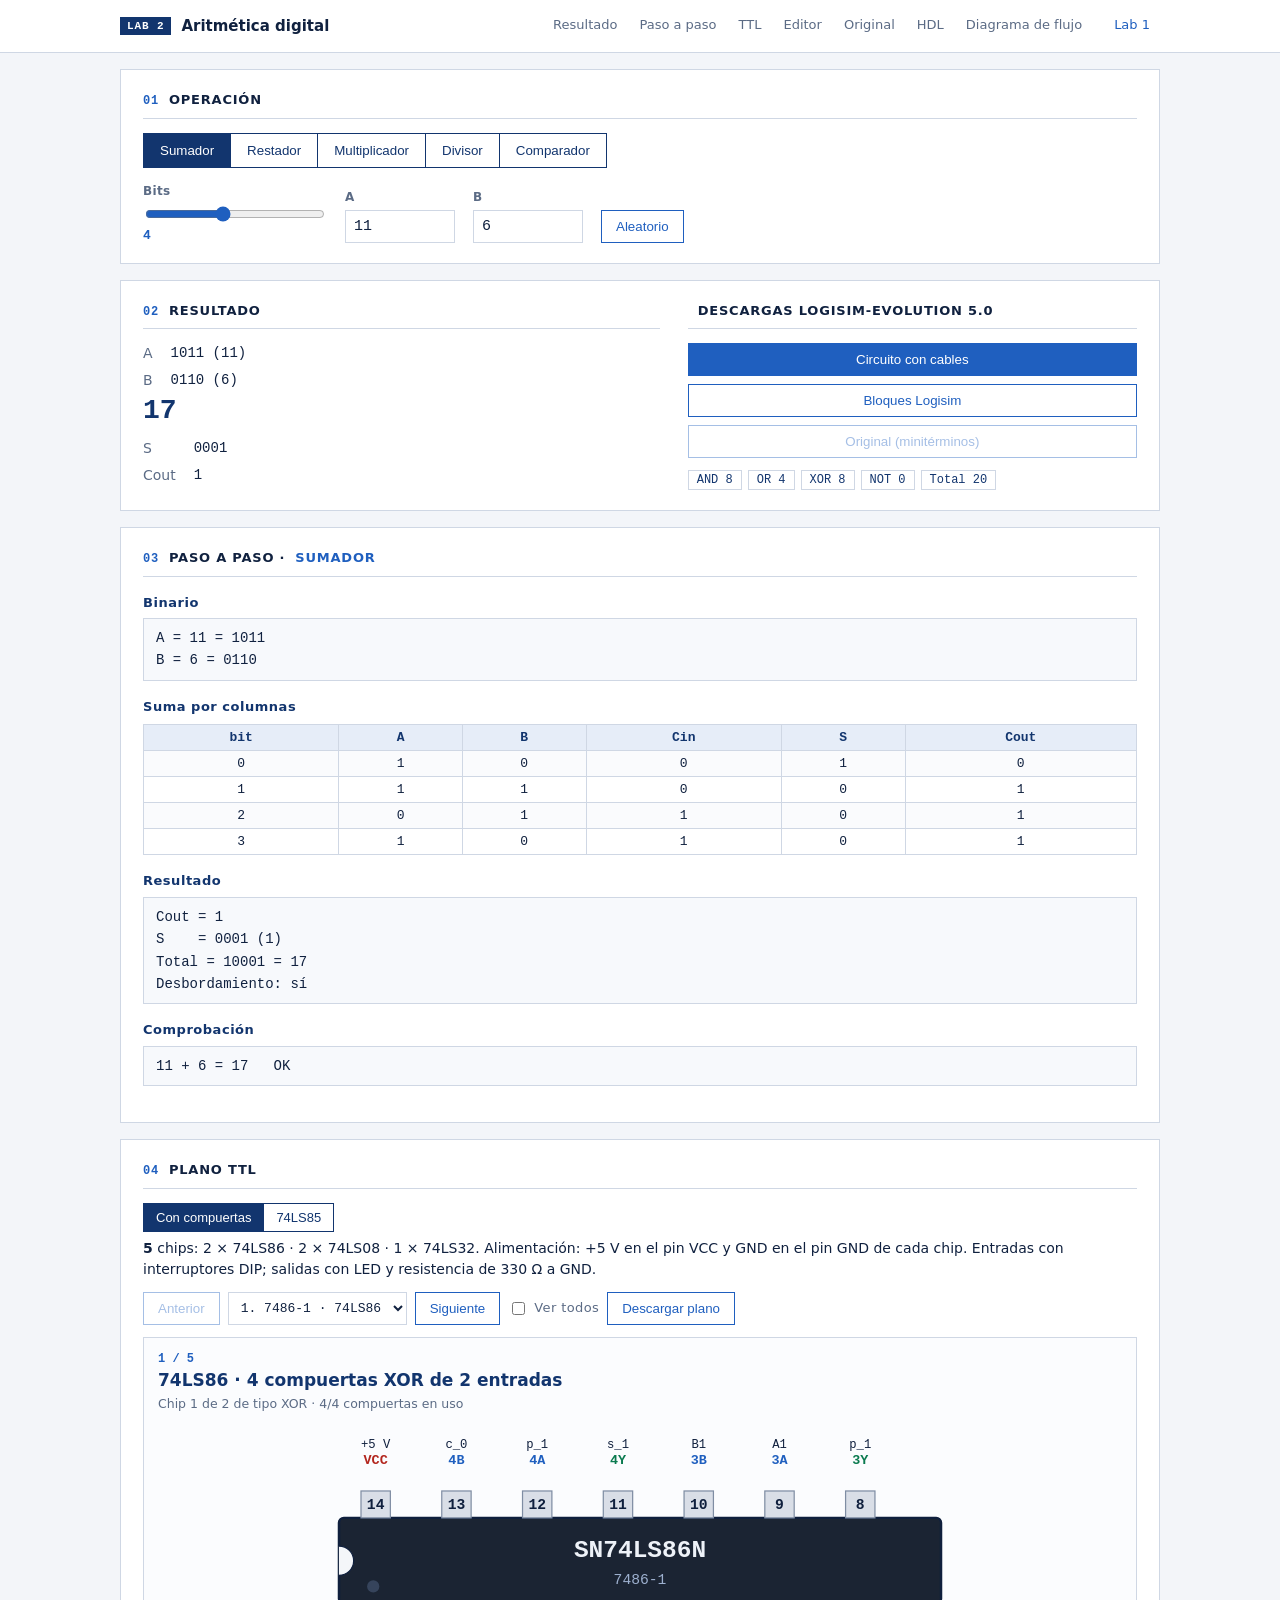
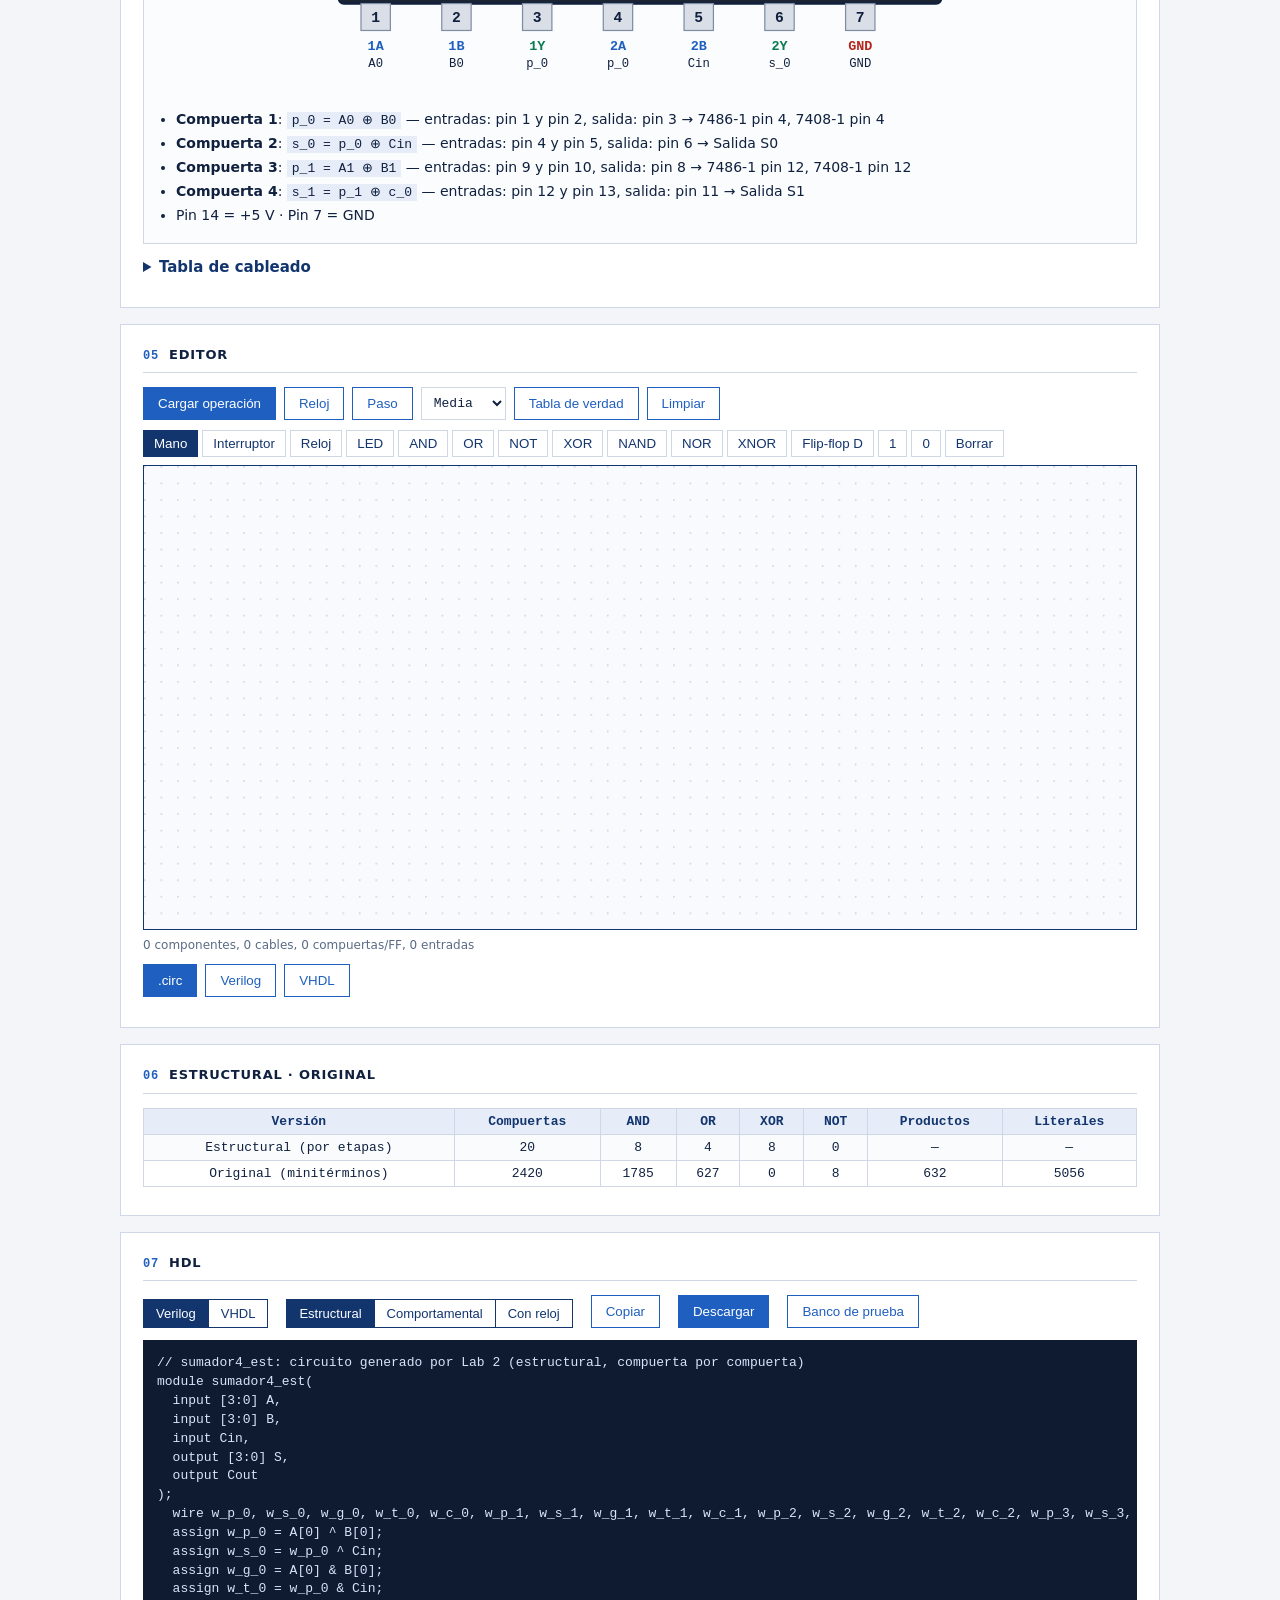
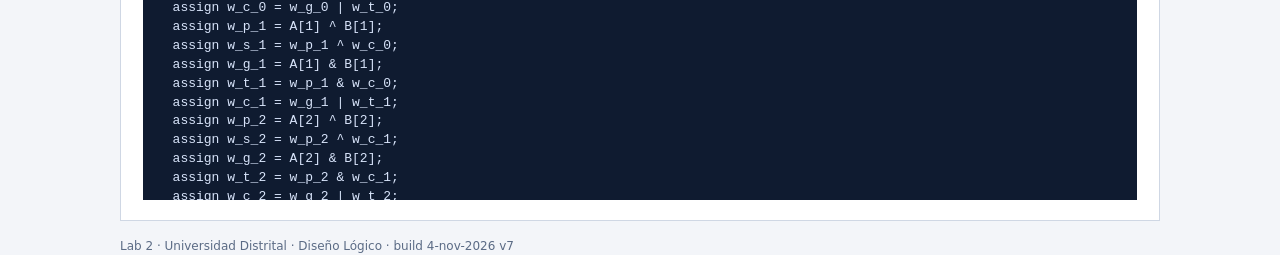
<file: lab2.html>
<!doctype html>
<html lang="es">
<head>
<meta charset="utf-8">
<meta name="viewport" content="width=device-width,initial-scale=1">
<meta http-equiv="Cache-Control" content="no-cache">
<title>Lab 2 · Aritmética digital</title>
<link rel="stylesheet" href="lab2.css?v=5">
</head>
<body>
<header class="top">
  <div class="wrap bar">
    <div class="brand"><span class="tag">LAB 2</span><span>Aritmética digital</span></div>
    <nav>
      <a href="#resultado">Resultado</a><a href="#pasos">Paso a paso</a><a href="#ttl">TTL</a><a href="#editor">Editor</a><a href="#reduccion">Original</a><a href="#hdl">HDL</a><a href="flujo2.html">Diagrama de flujo</a><a href="index.html" class="ext">Lab 1</a>
    </nav>
  </div>
</header>

<main class="wrap">
<section class="sec" id="operacion">
  <h2><span>01</span>Operación</h2>
  <div class="seg" id="ops" role="tablist">
    <button data-op="add" class="on">Sumador</button><button data-op="sub">Restador</button><button data-op="mul">Multiplicador</button><button data-op="div">Divisor</button><button data-op="cmp">Comparador</button>
  </div>
  <div class="fields">
    <label>Bits<input id="n" type="range" min="1" max="8" value="4"><output id="nv">4</output></label>
    <label>A<input id="a" type="number" min="0" value="11"></label>
    <label id="lb">B<input id="b" type="number" min="0" value="6"></label>
    <button id="rnd" class="btn">Aleatorio</button>
  </div>
  <div id="warn" class="note" hidden></div>
</section>

<section class="sec cols" id="resultado">
  <div>
    <h2><span>02</span>Resultado</h2>
    <div id="resBox"></div>
  </div>
  <div>
    <h2><span></span>Descargas Logisim-evolution 5.0</h2>
    <div class="dl">
      <button id="dlW" class="btn solid">Circuito con cables</button>
      <button id="dlB" class="btn">Bloques Logisim</button>
      <button id="dlO" class="btn">Original (minitérminos)</button>
    </div>
    <div id="stats" class="tags"></div>
  </div>
</section>

<section class="sec" id="pasos">
  <h2><span>03</span>Paso a paso · <em id="opName"></em></h2>
  <div id="steps"></div>
</section>

<section class="sec" id="ttl">
  <h2><span>04</span>Plano TTL</h2>
  <div class="seg small" id="tMode" hidden><button data-m="g" class="on">Con compuertas</button><button data-m="85" >74LS85</button></div>
  <div id="ttlSum"></div>
  <div class="pager"><button id="tPrev" class="btn">Anterior</button><select id="tSel"></select><button id="tNext" class="btn">Siguiente</button><label class="inl"><input type="checkbox" id="tAll"> Ver todos</label><button id="dlT" class="btn">Descargar plano</button></div>
  <div id="ttlCards"></div>
  <details><summary>Tabla de cableado</summary><div id="ttlNets"></div></details>
</section>

<section class="sec" id="editor">
  <h2><span>05</span>Editor</h2>
  <div class="tools">
    <button id="edLoad" class="btn solid">Cargar operación</button>
    <button id="edRun" class="btn">Reloj</button>
    <button id="edTick" class="btn">Paso</button>
    <select id="edSpd"><option value="1000">Lenta</option><option value="500" selected>Media</option><option value="150">Rápida</option></select>
    <button id="edTT" class="btn">Tabla de verdad</button>
    <button id="edClr" class="btn">Limpiar</button>
  </div>
  <div id="edHost"></div>
  <div class="tools">
    <button id="edCirc" class="btn solid">.circ</button><button id="edV" class="btn">Verilog</button><button id="edVH" class="btn">VHDL</button>
  </div>
  <div id="edMsg" class="note" hidden></div>
  <div id="edTab"></div>
</section>

<section class="sec" id="reduccion">
  <h2><span>06</span>Estructural · original</h2>
  <div id="cmp"></div>
</section>

<section class="sec" id="hdl">
  <h2><span>07</span>HDL</h2>
  <div class="fields">
    <div class="seg small" id="hLang"><button data-v="v" class="on">Verilog</button><button data-v="h">VHDL</button></div>
    <div class="seg small" id="hKind"><button data-v="s" class="on">Estructural</button><button data-v="b">Comportamental</button><button data-v="q">Con reloj</button></div>
    <button id="hCopy" class="btn">Copiar</button><button id="hDl" class="btn solid">Descargar</button><button id="hTb" class="btn">Banco de prueba</button>
  </div>
  <pre id="hCode" class="code"></pre>
</section>
</main>
<footer class="wrap">Lab 2 · Universidad Distrital · Diseño Lógico · build 4-nov-2026 v7</footer>
<script src="l2core.js?v=5"></script>
<script src="l2wire.js?v=5"></script>
<script src="l2min.js?v=5"></script>
<script src="l2hdl.js?v=5"></script>
<script src="l2ttl.js?v=5"></script>
<script src="l2edit.js?v=5"></script>
<script src="lab2.js?v=5"></script>
<script src="lab2b.js?v=7"></script>
</body>
</html>
</file>
<file: styles.css>
:root{
  --bg:#07060B; --panel:#0E0C16; --line:#1E1A2E; --line2:#2E2548; --pri:#7C3AED;
  --acc:#A78BFA; --lav:#C4B5FD; --lav2:#DDD6FE; --hl:#1B1233; --hlb:#4C2D8F;
  --txt:#EDEAF7; --soft:#A8A2C0; --muted:#8B86A3; --dim:#6E6988;
  --sans:'Geist',system-ui,-apple-system,'Segoe UI',sans-serif;
  --mono:'Geist Mono',ui-monospace,SFMono-Regular,Menlo,monospace;
}
*{box-sizing:border-box}
html{background:var(--bg)}
body{margin:0;background:var(--bg);color:var(--txt);font-family:var(--sans);font-size:15px;line-height:1.45;-webkit-font-smoothing:antialiased}
button{font-family:inherit;cursor:pointer;color:inherit}
.wrap{max-width:1180px;margin:0 auto;padding:0 20px}
.top{border-bottom:1px solid #1B1729}
.top-in{display:flex;align-items:center;justify-content:space-between;padding-top:16px;padding-bottom:16px}
.brand{display:flex;align-items:center;gap:12px;font-weight:600;font-size:17px;letter-spacing:-.01em}
.logo{width:36px;height:36px;border-radius:10px;background:var(--pri);color:#fff;display:grid;place-items:center;font-family:var(--mono);font-weight:600;font-size:17px}
.chip-ghost{padding:6px 14px;border:1px solid var(--line);border-radius:999px;color:var(--muted);font-size:13px}
main{padding-top:28px;padding-bottom:40px;display:flex;flex-direction:column;gap:24px}
.panel{background:var(--panel);border:1px solid var(--line);border-radius:20px;padding:26px 28px}
.hero{display:flex;flex-direction:column;gap:18px}
.hero h1{margin:0;font-size:26px;font-weight:600;letter-spacing:-.02em}
.row{display:flex;align-items:center;gap:16px;flex-wrap:wrap}
.lbl{width:92px;color:var(--dim);font-size:12px;letter-spacing:.08em;text-transform:uppercase;flex:none}
.stepper{display:flex;align-items:center;border:1px solid var(--line2);border-radius:12px;background:var(--bg)}
.stepper button{width:38px;height:40px;border:0;background:none;font-size:20px;color:var(--lav)}
.stepper button:hover{background:var(--hl)}
.stepper output{min-width:34px;text-align:center;font-family:var(--mono);font-weight:600}
.vars{display:flex;flex-wrap:wrap;gap:10px}
.var{display:flex;align-items:center;gap:8px;padding:5px 6px 5px 12px;border:1px solid var(--line);border-radius:12px;background:var(--bg)}
.var b{font-family:var(--mono);font-size:15px;color:var(--lav2);min-width:12px}
.seg{display:flex;border-radius:8px;overflow:hidden;border:1px solid var(--line2)}
.seg button{border:0;background:none;width:30px;height:28px;font-family:var(--mono);font-size:13px;color:var(--muted)}
.seg button.on{background:var(--pri);color:#fff}
.exprbox{flex:1 1 420px;display:flex;gap:10px}
.expr{flex:1;min-width:0;background:var(--bg);border:1px solid var(--line2);border-radius:12px;color:var(--txt);font-family:var(--mono);font-size:20px;padding:11px 16px;outline:none}
.expr:focus{border-color:var(--acc);box-shadow:0 0 0 3px rgba(124,58,237,.25)}
.go{border:0;border-radius:12px;background:var(--pri);color:#fff;font-weight:600;font-size:15px;padding:0 26px}
.go:hover{background:#8B4DF0}
.tokens,.examples{display:flex;flex-wrap:wrap;gap:8px}
.tok{min-width:38px;height:34px;padding:0 10px;border-radius:9px;border:1px solid var(--line2);background:var(--bg);font-family:var(--mono);font-size:14px;color:var(--lav)}
.tok:hover{background:var(--hl);border-color:var(--hlb)}
.ex{padding:5px 12px;border-radius:999px;border:1px solid var(--line);background:none;font-family:var(--mono);font-size:12.5px;color:var(--muted)}
.ex:hover{color:var(--lav2);border-color:var(--hlb)}
.err{margin:0;padding:10px 14px;border:1px dashed var(--acc);border-radius:10px;color:var(--lav2);font-size:14px}

/* resumen */
.sum{background:var(--panel);border:1px solid var(--hlb);border-radius:20px;padding:24px 28px;display:flex;flex-direction:column;gap:14px}
.sum .big{font-family:var(--mono);font-size:30px;letter-spacing:-.01em;color:#EDE9FE;overflow-wrap:anywhere}
.sum .big small{color:var(--dim);font-size:14px;margin-right:10px}
.pills{display:flex;flex-wrap:wrap;gap:8px}
.pill{padding:6px 12px;border-radius:999px;border:1px solid var(--line2);font-family:var(--mono);font-size:13px;color:var(--soft)}
.pill.hi{background:var(--hl);border-color:var(--hlb);color:var(--lav2)}
.pill.ok{background:var(--pri);border-color:var(--pri);color:#fff;font-family:var(--sans);font-weight:600}
.pill.bad{border-style:dashed;border-color:var(--acc);color:var(--lav2)}

/* tarjetas */
.cards{display:grid;grid-template-columns:repeat(auto-fill,minmax(320px,1fr));gap:18px;align-items:start}
.card{background:var(--panel);border:1px solid var(--line);border-radius:20px;overflow:hidden;transition:border-color .15s}
.card:hover{border-color:var(--line2)}
.card.open{grid-column:1/-1;border-color:var(--hlb)}
.card-h{width:100%;display:flex;align-items:center;gap:14px;padding:22px 24px;background:none;border:0;text-align:left}
.num{padding:5px 10px;border-radius:9px;background:var(--hl);color:var(--acc);font-family:var(--mono);font-size:13px;font-weight:600}
.card-h h2{margin:0;font-size:19px;font-weight:600;letter-spacing:-.01em;flex:1}
.prev{font-family:var(--mono);font-size:13px;color:var(--muted)}
.chev{width:18px;height:18px;stroke:var(--muted);transition:transform .2s;flex:none}
.card.open .chev{transform:rotate(180deg)}
.card-b{padding:4px 24px 26px;display:flex;flex-direction:column;gap:22px;border-top:1px solid var(--line)}
.card:not(.open) .card-b{display:none}
.card.open .card-h{padding-bottom:18px}
.sub{font-size:12px;letter-spacing:.1em;color:var(--dim);text-transform:uppercase;margin:0 0 10px}
.mono{font-family:var(--mono)}

/* tablas */
.tw{overflow:auto;border:1px solid var(--line);border-radius:14px;max-height:520px}
table.tt{border-collapse:collapse;width:100%;font-family:var(--mono);font-size:14px}
.tt th,.tt td{padding:8px 12px;text-align:center;border-bottom:1px solid var(--line);white-space:nowrap}
.tt th{position:sticky;top:0;background:#12101C;color:var(--muted);font-weight:500;font-size:13px;z-index:1}
.tt th.f,.tt td.f{background:rgba(124,58,237,.08);color:var(--lav2);font-weight:600}
.tt td{color:var(--dim)}
.tt td.one{color:var(--lav2)}
.tt th.sep,.tt td.sep{border-left:1px solid var(--line2)}
.tt tr[data-row]{cursor:pointer}
.tt tr[data-row]:hover td{background:rgba(124,58,237,.06)}
.tt tr.sel td{background:var(--hl);outline:none}
.tt tr.sel td:first-child{box-shadow:inset 2px 0 var(--acc)}
.tt tr.diff td{background:rgba(167,139,250,.12)}
.two{display:grid;grid-template-columns:repeat(auto-fit,minmax(300px,1fr));gap:20px}
.mrow{display:grid;grid-template-columns:54px 70px 1fr;gap:10px;padding:9px 12px;border-bottom:1px solid var(--line);font-family:var(--mono);font-size:14px}
.mrow:last-child{border-bottom:0}
.mrow span:first-child{color:var(--acc)}
.mrow span:nth-child(2){color:var(--dim)}
.canon{padding:14px 16px;border-radius:12px;background:var(--bg);border:1px solid var(--line);font-family:var(--mono);font-size:15px;color:var(--lav2);overflow-wrap:anywhere;line-height:1.7}
.canon small{display:block;color:var(--dim);font-size:11px;letter-spacing:.1em;margin-bottom:4px}

/* evaluación */
.ev{display:grid;grid-template-columns:1fr 70px 1fr 40px;gap:12px;align-items:center;padding:9px 14px;border-bottom:1px solid var(--line);font-family:var(--mono);font-size:14px}
.ev:last-child{border-bottom:0;background:var(--hl)}
.ev .op{font-size:11px;color:var(--lav);border:1px solid var(--hlb);border-radius:999px;padding:2px 8px;text-align:center}
.ev .v{color:var(--lav2);font-weight:600;text-align:right}
.box{border:1px solid var(--line);border-radius:14px;overflow:hidden}

/* karnaugh */
.km-wrap{display:flex;flex-wrap:wrap;gap:28px;align-items:flex-start}
.km{position:relative;display:grid;font-family:var(--mono);flex:none}
.km .h{display:grid;place-items:center;color:var(--acc);font-size:14px;font-weight:600}
.km .corner{position:relative;color:var(--dim);font-size:11px;border-right:1px solid var(--line2);border-bottom:1px solid var(--line2)}
.km .corner i{position:absolute;font-style:normal}
.km .cell{display:grid;place-items:center;border:1px solid var(--line);position:relative;font-size:22px;color:var(--dim)}
.km .cell.one{color:var(--lav2);font-weight:600}
.km .cell small{position:absolute;top:4px;right:6px;font-size:10px;color:#4B4660;font-weight:400}
.frame{position:absolute;border-width:2px;pointer-events:none;border-radius:12px}
.legend{display:flex;flex-direction:column;gap:8px;min-width:220px}
.lg{display:flex;align-items:center;gap:12px;padding:9px 12px;border:1px solid var(--line);border-radius:12px;font-family:var(--mono);font-size:14px}
.lg i{width:26px;height:16px;border-width:2px;border-radius:5px;flex:none}
.lg span{margin-left:auto;color:var(--dim);font-size:12px}
.tabs{display:inline-flex;border:1px solid var(--line2);border-radius:10px;overflow:hidden;align-self:flex-start}
.tabs button{border:0;background:none;padding:7px 16px;font-size:13px;color:var(--muted)}
.tabs button.on{background:var(--pri);color:#fff}
.note{margin:0;padding:12px 16px;border:1px dashed var(--line2);border-radius:12px;color:var(--soft);font-size:14px}
details.fold{border:1px solid var(--line);border-radius:14px;padding:0 16px}
details.fold summary{cursor:pointer;padding:13px 0;color:var(--soft);font-size:14px}
details.fold[open] summary{border-bottom:1px solid var(--line);margin-bottom:14px}
details.fold>div{padding-bottom:16px;display:flex;flex-direction:column;gap:16px}
.qcols{display:flex;flex-wrap:wrap;gap:18px}
.qcol{border:1px solid var(--line);border-radius:12px;padding:10px 12px;font-family:var(--mono);font-size:13px;min-width:150px}
.qgrp{padding:6px 0;border-bottom:1px dashed var(--line)}
.qgrp:last-child{border:0}
.qgrp b{color:var(--dim);font-weight:500;font-size:11px;display:block;margin-bottom:2px}
.qi{display:flex;justify-content:space-between;gap:10px;color:var(--soft)}
.qi.u{color:var(--dim)}
.qi em{font-style:normal;color:var(--acc)}
.pc td.x{color:var(--lav2)}
.pc td.e{box-shadow:inset 0 0 0 1px var(--hlb)}

/* compuertas */
.svgbox{overflow:auto;border:1px solid var(--line);border-radius:14px;background:var(--bg);padding:14px}
.svgbox svg{display:block;max-width:none}
.stats{display:flex;flex-wrap:wrap;gap:8px}

/* álgebra */
.alg{display:flex;flex-wrap:wrap;gap:24px;align-items:flex-start}
.alg-main{flex:999 1 620px;min-width:0;display:flex;flex-direction:column;gap:20px}
.blk{background:#0B0913;border:1px solid var(--line);border-radius:16px;padding:20px;display:flex;flex-direction:column;gap:6px}
.blk h3{margin:0 0 8px;display:flex;align-items:center;gap:12px;font-size:17px;font-weight:600}
.blk h3 b{width:28px;height:28px;border-radius:50%;background:var(--pri);color:#fff;display:grid;place-items:center;font-family:var(--mono);font-size:13px}
.sth,.st{display:grid;grid-template-columns:38px 1fr 190px 22px;gap:12px;align-items:center}
.sth{padding:0 10px 8px;border-bottom:1px solid var(--line);font-size:11px;letter-spacing:.08em;color:var(--dim)}
.st{padding:12px 10px;border-radius:12px;border:1px solid transparent}
.st.last{background:var(--hl);border-color:var(--hlb)}
.st .id{font-family:var(--mono);font-size:12px;color:var(--muted)}
.st .ex2{font-family:var(--mono);font-size:19px;overflow-wrap:anywhere}
.st.last .ex2{color:#EDE9FE}
.st .tg{display:flex;flex-direction:column;align-items:flex-start;gap:3px}
.st .tg small{font-size:12px;color:var(--muted)}
.st .ck{font-size:12px;color:var(--acc);text-align:center}
.tag{padding:3px 10px;border-radius:999px;font-size:12px;font-weight:600;white-space:nowrap;border:1px solid}
.tag.post{background:var(--pri);border-color:var(--pri);color:#fff}
.tag.teo{border-color:var(--lav);color:var(--lav2)}
.tag.def,.tag.qm,.tag.dual{border-style:dashed;border-color:var(--lav);color:var(--lav2)}
.tag.given{background:var(--hl);border-color:var(--hl);color:#B7A6F5}
.rail{flex:1 1 320px;min-width:0;background:#0B0913;border:1px solid var(--line);border-radius:16px;padding:18px;display:flex;flex-direction:column;gap:6px}
.rail h4{margin:8px 0 4px;font-size:11px;letter-spacing:.1em;color:var(--dim);font-weight:500}
.ri{display:grid;grid-template-columns:30px 1fr auto;gap:10px;align-items:center;padding:9px 11px;border-radius:12px;border:1px solid var(--line);opacity:.55}
.ri.used{opacity:1;background:var(--hl);border-color:var(--hlb)}
.ri b{font-family:var(--mono);font-size:12px;color:var(--dim)}
.ri.used b{color:var(--lav2)}
.ri div{display:flex;flex-direction:column;min-width:0}
.ri div span{font-size:14px;font-weight:600}
.ri div code{font-family:var(--mono);font-size:12px;color:var(--soft)}
.ri em{font-style:normal;font-family:var(--mono);font-size:12px;color:var(--lav2)}

/* comprobación */
.checks{display:grid;grid-template-columns:repeat(auto-fill,minmax(260px,1fr));gap:10px}
.chk{display:flex;align-items:center;gap:10px;padding:10px 14px;border:1px solid var(--line);border-radius:12px;font-size:14px}
.chk i{font-style:normal;width:22px;height:22px;border-radius:50%;display:grid;place-items:center;font-size:12px;font-weight:700;background:var(--pri);color:#fff;flex:none}
.chk.no{border-style:dashed;border-color:var(--acc)}
.chk.no i{background:none;border:1px solid var(--acc);color:var(--acc)}
.foot{display:flex;justify-content:space-between;gap:12px;flex-wrap:wrap;padding-top:18px;padding-bottom:36px;border-top:1px solid #1B1729;color:var(--dim);font-size:13px}
.link{background:none;border:0;color:var(--lav);font-size:13px;text-decoration:underline;text-underline-offset:3px}
@media (max-width:640px){
  .panel{padding:20px 16px}.lbl{width:100%}.sum{padding:20px 16px}.sum .big{font-size:22px}
  .card-h{padding:18px 16px}.card-b{padding:4px 14px 20px}.prev{display:none}
  .sth,.st{grid-template-columns:30px 1fr 22px}.sth span:nth-child(3),.st .tg{grid-column:2/3;grid-row:2}.st .ck{grid-row:1;grid-column:3}
  .ev{grid-template-columns:1fr 60px 40px}.ev span:nth-child(3){display:none}
}

.bt{padding:8px 16px;border-radius:10px;border:1px solid var(--line2);background:var(--bg);font-size:13px;color:var(--lav)}
.bt:hover{background:var(--hl);border-color:var(--hlb)}
.bt.pri{background:var(--pri);border-color:var(--pri);color:#fff;font-weight:600}
.km .cell.ship{animation:pulse 1.4s ease-in-out infinite;color:var(--lav2)}
.km .cell.cap{background:rgba(124,58,237,.22);color:#fff;text-shadow:0 0 14px #A78BFA}
@keyframes pulse{0%,100%{text-shadow:0 0 0 transparent;transform:scale(1)}50%{text-shadow:0 0 16px #A78BFA;transform:scale(1.18)}}
.frame.new{animation:pop .7s cubic-bezier(.2,.9,.3,1.2)}
@keyframes pop{from{transform:scale(1.6);opacity:0}to{transform:scale(1);opacity:1}}
.lg.hot{border-color:var(--acc);background:var(--hl);animation:pop .5s ease-out}
.km .cell.zero{color:#4B4660}
.km .cell.zero.ship{animation:pulse 1.4s ease-in-out infinite;color:var(--soft)}
.km .cell.zero.cap{background:rgba(167,139,250,.10);color:var(--lav)}
.how{padding:16px 18px;border:1px solid var(--hlb);background:var(--hl);border-radius:14px;margin-top:18px}
.how .why{margin:0 0 8px;color:var(--lav2);font-size:15px}
.how ol{margin:0;padding-left:20px;color:var(--soft);font-size:14px;line-height:1.65}
.route{display:flex;flex-wrap:wrap;align-items:center;gap:8px;margin-top:20px}
.route i{font-style:normal;color:var(--dim)}
.rt{display:flex;align-items:center;gap:8px;padding:7px 14px;border-radius:999px;border:1px solid var(--line2);background:var(--panel);font-size:13px;color:var(--soft)}
.rt:hover{border-color:var(--hlb);color:var(--lav2)}
.rt b{width:20px;height:20px;border-radius:50%;background:var(--pri);color:#fff;display:grid;place-items:center;font-family:var(--mono);font-size:11px}

/* resultado destacado */
.sum{gap:18px}
.orig{display:flex;flex-wrap:wrap;align-items:baseline;gap:10px;font-size:13px;color:var(--muted)}
.orig span{text-transform:uppercase;letter-spacing:.1em;font-size:11px;color:var(--dim)}
.orig code{font-family:var(--mono);color:var(--soft);overflow-wrap:anywhere}
.res-grid{display:grid;grid-template-columns:repeat(auto-fit,minmax(300px,1fr));gap:16px}
.resbox{border-radius:18px;padding:22px 24px;display:flex;flex-direction:column;gap:12px;min-width:0}
.resbox.sop{background:linear-gradient(160deg,#2A1561,#1B1233);border:1px solid var(--pri)}
.resbox.pos{background:var(--bg);border:1px solid var(--hlb)}
.rh{display:flex;align-items:center;gap:12px;flex-wrap:wrap;font-size:13px;color:var(--soft)}
.rh b{padding:4px 12px;border-radius:999px;font-family:var(--mono);font-size:13px;letter-spacing:.06em}
.sop .rh b{background:var(--pri);color:#fff}
.pos .rh b{border:1px solid var(--lav);color:var(--lav2)}
.rv{font-family:var(--mono);font-size:32px;line-height:1.25;letter-spacing:-.01em;color:#fff;overflow-wrap:anywhere}
.pos .rv{color:var(--lav2)}
.rf{font-family:var(--mono);font-size:12px;color:var(--muted);overflow-wrap:anywhere}
/* bloques de álgebra colapsables */
details.blk{padding:0;gap:0}
details.blk>summary{list-style:none;cursor:pointer;display:flex;flex-wrap:wrap;align-items:center;gap:12px;padding:16px 20px}
details.blk>summary::-webkit-details-marker{display:none}
details.blk[open]>summary{border-bottom:1px solid var(--line);margin-bottom:12px}
details.blk>summary b{width:28px;height:28px;border-radius:50%;background:var(--pri);color:#fff;display:grid;place-items:center;font-family:var(--mono);font-size:13px;flex:none}
.bt2{font-size:17px;font-weight:600}
.cnt{font-size:12px;color:var(--dim);font-family:var(--mono)}
.fin{margin-left:auto;font-family:var(--mono);font-size:13px;color:var(--lav2);background:var(--hl);border:1px solid var(--hlb);padding:5px 12px;border-radius:10px;max-width:100%;overflow-wrap:anywhere}
details.blk>.sth,details.blk>.st,details.blk>.note{margin-inline:14px}
details.blk>.note{margin-bottom:14px}
.st .ex2.long{font-size:15px}
.st .ex2.xlong{font-size:12.5px;line-height:1.5}
@media (max-width:640px){.rv{font-size:22px}.fin{margin-left:0}}

.st{background:#0D0A17;border-color:var(--line);border-left:3px solid var(--pri);margin-bottom:6px}
.st .ex2{color:var(--lav2)}
.st .id{color:var(--acc);font-weight:600;font-size:13px}
.st.last{background:var(--hl);border-color:var(--acc);border-left:4px solid var(--acc);box-shadow:0 0 0 1px var(--hlb),0 0 22px #7C3AED33}
.st.last .ex2{color:#fff;font-weight:600}
.st .tag{font-weight:600}
.rf span{display:block;font-family:var(--sans,inherit);font-size:11px;letter-spacing:.06em;text-transform:uppercase;color:var(--acc);margin-bottom:3px}

.pboxes{display:flex;flex-direction:column;gap:14px}
.pbox{background:#0B0913;border:1px solid var(--line);border-radius:16px;padding:0}
.pbox.gate{border-color:var(--hlb)}
.pbox>summary{list-style:none;cursor:pointer;display:flex;flex-wrap:wrap;align-items:center;gap:12px;padding:14px 18px}
.pbox>summary::-webkit-details-marker{display:none}
.pbox>summary>b{width:28px;height:28px;border-radius:50%;background:var(--pri);color:#fff;display:grid;place-items:center;font-family:var(--mono);font-size:13px;flex:none}
.pbox.gate>summary .bt2{font-size:17px;font-weight:700;color:#fff}
.pbox.simp>summary .bt2{color:var(--acc)}
.pex{font-family:var(--mono);font-size:12.5px;color:var(--muted);overflow-wrap:anywhere;flex:1 1 220px}
.pbox[open]>summary{border-bottom:1px solid var(--line);margin-bottom:12px}
.pbox>.sth,.pbox>.st{margin-inline:14px}
.pops{display:flex;flex-wrap:wrap;gap:10px;margin:0 14px 10px}
.pops>div{display:flex;align-items:center;gap:8px;background:var(--hl);border:1px solid var(--hlb);border-radius:10px;padding:8px 12px}
.pops b{color:var(--acc);font-family:var(--mono)}
.pops code{font-family:var(--mono);color:#fff}
.pops em{font-style:normal;font-size:11px;color:var(--muted)}
.pdef{display:flex;flex-wrap:wrap;align-items:center;gap:10px;margin:0 14px 12px}
.pdef span{font-size:11px;letter-spacing:.06em;text-transform:uppercase;color:var(--acc)}
.pdef code{font-family:var(--mono);font-size:15px;color:var(--lav2)}
.pres{display:flex;flex-wrap:wrap;align-items:center;gap:12px;margin:12px 14px 14px;padding:14px 16px;background:linear-gradient(135deg,#2A1670,#1B1233);border:1px solid var(--acc);border-radius:12px;box-shadow:0 0 22px #7C3AED33}
.pres span{font-size:11px;letter-spacing:.06em;text-transform:uppercase;color:var(--lav)}
.pres code{font-family:var(--mono);font-size:20px;font-weight:700;color:#fff;overflow-wrap:anywhere}
.pres i{margin-left:auto;font-style:normal;color:var(--lav2)}

.km.sm .cell{font-size:18px}.km.sm .cell small{font-size:9px}
.km.xs .cell{font-size:14px}.km.xs .cell small{display:none}.km.xs .h{font-size:10px}.km.sm .h{font-size:12px}
.km-wrap{max-width:100%}.km{max-width:100%}
.card-b:has(.km){overflow-x:auto}

/* Laboratorio de compuertas */
.lab{display:grid;grid-template-columns:168px minmax(0,1fr) 250px;gap:0;border:1px solid var(--line);border-radius:16px;overflow:hidden;background:#0A0812;outline:none;min-height:520px}
.lab-pal{padding:14px;border-right:1px solid var(--line);display:flex;flex-direction:column;gap:8px;background:#0C0A14;overflow:auto;max-height:640px}
.lab-pal .sub{margin:6px 0 0;font-size:11px;letter-spacing:.08em;text-transform:uppercase;color:var(--dim)}
.lab-load{display:grid;gap:6px}
.lab-load button{background:var(--bg);border:1px solid var(--line2);color:var(--lav);border-radius:10px;padding:8px;font-size:13px;cursor:pointer}
.lab-load button:hover{border-color:var(--acc);background:var(--hl)}
.lab-comps{display:grid;grid-template-columns:1fr 1fr;gap:8px}
.lab-comps button{display:flex;flex-direction:column;align-items:center;gap:2px;padding:8px 4px 6px;background:linear-gradient(#15121F,#0E0C16);border:1px solid var(--line2);border-radius:12px;color:var(--soft);cursor:pointer}
.lab-comps button:hover{border-color:var(--acc);background:var(--hl)}
.lab-comps small{font-size:11px}
.g-in,.g-out{display:grid;place-items:center;height:28px;font-family:var(--mono);font-size:12px;color:var(--lav)}
.g-in{width:36px;border:1.6px solid #A78BFA;border-radius:7px}
.g-out{width:24px;border:1.6px solid #A78BFA;border-radius:50%;margin-top:0}
.lab-canvas{position:relative;min-width:0;background:#08070D}
.lab-svg{width:100%;height:560px;display:block;touch-action:none;cursor:default;user-select:none}
.lab-zoom{position:absolute;left:50%;bottom:14px;transform:translateX(-50%);display:flex;align-items:center;gap:6px;background:#12101C;border:1px solid var(--line2);border-radius:999px;padding:5px 10px;box-shadow:0 6px 24px #0008}
.lab-zoom button{width:30px;height:30px;border-radius:50%;border:0;background:none;color:var(--lav);font-size:18px;cursor:pointer}
.lab-zoom button:hover{background:var(--hl)}
.lab-zoom span{font-family:var(--mono);font-size:13px;color:var(--lav2);min-width:44px;text-align:center}
.lab-hint{position:absolute;left:12px;top:10px;right:12px;font-size:11px;color:var(--dim);pointer-events:none}
.lab-side{border-left:1px solid var(--line);background:#0C0A14;overflow:auto;max-height:640px}
.lab-side .ins{padding:14px 16px;border-bottom:1px solid var(--line)}
.lab-side h4{margin:0 0 10px;font-size:13px;color:var(--lav2);letter-spacing:.02em}
.lab-side .ir{display:flex;justify-content:space-between;align-items:center;padding:4px 0;font-size:13px;color:var(--soft)}
.lab-side .ir b{font-family:var(--mono);color:#fff}
.lab-side .ir b.v1{color:var(--lav)}.lab-side .ir b.v0{color:#6E6988}.lab-side .ir b.vX{color:#8B5CF6}
.lab-side .ir button{width:24px;height:24px;border-radius:7px;border:1px solid var(--line2);background:var(--bg);color:var(--lav);cursor:pointer}
.lab-side .bt{margin-top:8px}
.vb{padding:10px 12px;border-radius:10px;border:1px solid var(--line2);font-size:13px;color:var(--soft)}
.vb.ok{background:#1B1233;border-color:var(--acc);color:#fff}
.vb.bad{border-color:#7F3B63;background:#1E0F18;color:#F5B8D3}
.vl{margin-top:8px;font-family:var(--mono);font-size:11px;color:var(--muted);display:grid;gap:3px}
.key{display:grid;grid-template-columns:18px 1fr;gap:6px 8px;align-items:center;font-size:12px;color:var(--soft)}
.key i{display:block;width:18px;height:3px;border-radius:2px}
@media (max-width:900px){.lab{grid-template-columns:1fr}.lab-pal{border-right:0;border-bottom:1px solid var(--line);max-height:none}.lab-comps{grid-template-columns:repeat(5,1fr)}.lab-side{border-left:0;border-top:1px solid var(--line);max-height:none}.lab-svg{height:420px}}

/* Álgebra y postulados — rediseño */
.altabs{display:grid;grid-template-columns:repeat(6,1fr);gap:8px;margin-bottom:16px}
.altabs button{display:flex;flex-direction:column;align-items:flex-start;gap:3px;text-align:left;padding:10px 12px;background:#0B0913;border:1px solid var(--line);border-radius:12px;color:var(--soft);cursor:pointer;min-width:0}
.altabs button b{width:22px;height:22px;border-radius:50%;background:var(--line2);color:var(--lav);display:grid;place-items:center;font-family:var(--mono);font-size:11px}
.altabs button span{font-size:13px;font-weight:600;line-height:1.2}
.altabs button small{font-size:11px;color:var(--dim);font-family:var(--mono)}
.altabs button:hover{border-color:var(--acc)}
.altabs button.on{background:var(--hl);border-color:var(--acc);color:#fff;box-shadow:0 0 0 1px var(--hlb),0 0 18px #7C3AED33}
.altabs button.on b{background:var(--pri);color:#fff}
.alg{display:grid;grid-template-columns:minmax(0,1fr) 270px;gap:20px;align-items:start}
.alg-main{display:block}
.albox{background:#0B0913;border:1px solid var(--line);border-radius:16px;padding:16px 14px}
.alh{display:flex;align-items:center;gap:12px;margin:0 6px 14px;flex-wrap:wrap}
.alh b{width:28px;height:28px;border-radius:50%;background:var(--pri);color:#fff;display:grid;place-items:center;font-family:var(--mono);font-size:13px}
.alh span{font-size:19px;font-weight:700;color:#fff}
.alh small{color:var(--dim);font-size:12px;margin-left:auto}
.albox .st{margin-bottom:5px;padding:9px 10px}
.albox .st .ex2{font-size:16px;line-height:1.55}
.albox .st .ex2.long{font-size:14px}.albox .st .ex2.xlong{font-size:12.5px;line-height:1.6}
.st .ex2 mark{background:#3B2A7A;color:#fff;border-radius:5px;padding:1px 3px;box-shadow:0 0 0 1px #6D4FD6 inset}
.st .ex2 i.op{font-style:normal;color:var(--acc);padding:0 1px}
.st .ex2{color:#B9B2D4}
.st.last .ex2{color:#fff}
.albox .note{margin:10px 6px 0}
.rail{position:sticky;top:12px;max-height:calc(100vh - 24px);overflow:auto;padding:14px;gap:5px}
.rail .ri{padding:7px 9px;grid-template-columns:26px 1fr auto}
.rail .ri div span{font-size:13px}.rail .ri div code{font-size:11px}
@media (max-width:1000px){.alg{grid-template-columns:1fr}.rail{position:static;max-height:none}.altabs{grid-template-columns:repeat(3,1fr)}}
@media (max-width:560px){.altabs{grid-template-columns:repeat(2,1fr)}}
.var.vchip{padding:7px 16px;min-width:44px;justify-content:center}
.var.vchip b{font-family:var(--mono);font-size:15px}
button.var.vchip{cursor:pointer;color:var(--txt)}button.var.vchip:hover{border-color:var(--acc);background:var(--hl)}

/* resultados adaptables */
.res-grid{align-items:start}
.res-grid.stack{grid-template-columns:1fr}
.rv.k1{font-size:32px}.rv.k2{font-size:24px}.rv.k3{font-size:18px;line-height:1.55}.rv.k4{font-size:15px;line-height:1.6}
.rv .u{display:inline-block;white-space:nowrap}
.rv .u i{font-style:normal;color:var(--acc)}
.rv.k3 .u,.rv.k4 .u{background:#ffffff0d;border-radius:8px;padding:1px 8px;margin:2px 1px}
.sop .rv.k3 .u,.sop .rv.k4 .u{background:#ffffff14}
@media (max-width:640px){.rv.k1{font-size:24px}.rv.k2{font-size:18px}.rv.k3{font-size:15px}.rv.k4{font-size:13px}.resbox{padding:16px}}
@media (max-width:640px){
  .exprbox{flex:1 1 100%;min-width:0;flex-wrap:wrap}
  .exprbox .expr{flex:1 1 100%;min-width:0;font-size:16px;padding:10px 12px}
  .exprbox .go{flex:1 1 100%;padding:12px}
  .row{gap:10px}.stepper,.vars{flex:none}
  .hero h1{font-size:22px}
  .rv .u{white-space:normal}
}
.wrap{overflow-x:clip}
.vars{display:flex;flex-wrap:wrap;gap:8px;min-width:0;max-width:100%}
.pbox.gate>summary .bt2,.pbox.simp>summary .bt2{font-size:17px;font-weight:700;color:#fff}
.pbox.simp{border-color:var(--hlb)}
</file>
<file: lab2.css>
:root{--bg:#f3f5f9;--ink:#10213f;--mut:#5b6b85;--line:#cfd7e4;--card:#fff;--b1:#1f5fbf;--b2:#12356e;--sky:#e6edf8;--mono:ui-monospace,SFMono-Regular,Menlo,Consolas,monospace}
*{box-sizing:border-box}
html{scroll-behavior:smooth;scroll-padding-top:64px}
body{margin:0;background:var(--bg);color:var(--ink);font:15px/1.5 "Segoe UI",system-ui,-apple-system,sans-serif}
.wrap{max-width:1080px;margin:0 auto;padding:0 20px}
.top{background:#fff;border-bottom:1px solid var(--line);position:sticky;top:0;z-index:5}
.bar{display:flex;justify-content:space-between;align-items:center;gap:16px;min-height:52px;flex-wrap:wrap}
.brand{display:flex;align-items:center;gap:10px;font-weight:600}
.tag{font:600 11px var(--mono);letter-spacing:.08em;background:var(--b2);color:#fff;padding:3px 7px}
nav{display:flex;gap:2px;flex-wrap:wrap}
nav a{color:var(--mut);text-decoration:none;font-size:13px;padding:6px 10px;border-bottom:2px solid transparent}
nav a:hover{color:var(--ink);border-color:var(--b1)}nav a.ext{margin-left:10px;color:var(--b1)}
main{padding-top:8px;padding-bottom:30px}
.sec{background:var(--card);border:1px solid var(--line);padding:20px 22px;margin:16px 0;min-width:0}
.cols{display:grid;grid-template-columns:1.15fr 1fr;gap:28px}
@media(max-width:780px){.cols{grid-template-columns:1fr;gap:18px}.sec{padding:16px}}
h2{font-size:13px;font-weight:700;letter-spacing:.06em;text-transform:uppercase;margin:0 0 14px;padding-bottom:8px;border-bottom:1px solid var(--line);display:flex;gap:10px;align-items:baseline}
h2 span{font:600 12px var(--mono);color:var(--b1)}h2 em{font-style:normal;color:var(--b1)}
.seg{display:inline-flex;flex-wrap:wrap;border:1px solid var(--b2);margin-bottom:14px}
.seg button{border:0;border-right:1px solid var(--b2);background:#fff;color:var(--b2);padding:9px 16px;font:600 14px inherit;cursor:pointer}
.seg button:last-child{border-right:0}.seg button.on{background:var(--b2);color:#fff}
.seg.small button{padding:6px 12px;font-size:13px}.seg.small{margin-bottom:0}
.fields{display:flex;gap:18px;flex-wrap:wrap;align-items:end}
label{display:flex;flex-direction:column;gap:4px;font-size:12px;color:var(--mut);font-weight:600;letter-spacing:.03em}
label.inl{flex-direction:row;align-items:center;gap:6px;font-size:13px;font-weight:400}
input[type=number]{width:110px;padding:7px 8px;border:1px solid var(--line);font:15px var(--mono);color:var(--ink);background:#fff}
input[type=number]:focus,select:focus{outline:2px solid var(--b1);outline-offset:-1px}
input[type=range]{width:180px;accent-color:var(--b1)}
output{font:600 13px var(--mono);color:var(--b1)}
select{padding:7px 8px;border:1px solid var(--line);font:13px var(--mono);background:#fff;color:var(--ink)}
.btn{font:600 13px inherit;padding:8px 14px;border:1px solid var(--b1);background:#fff;color:var(--b1);cursor:pointer}
.btn:hover{background:var(--sky)}.btn.solid{background:var(--b1);color:#fff}.btn.solid:hover{background:var(--b2)}
.btn:disabled{opacity:.4;cursor:not-allowed;background:#fff}
.dl{display:grid;gap:8px;margin-bottom:12px}
.tools{display:flex;gap:8px;flex-wrap:wrap;margin:10px 0;align-items:center}
.tags{display:flex;gap:6px;flex-wrap:wrap}.tags span{font:12px var(--mono);border:1px solid var(--line);padding:2px 8px;color:var(--b2)}
.note{margin-top:10px;border-left:3px solid var(--b1);background:var(--sky);padding:7px 12px;font-size:13px}
.kv{display:grid;grid-template-columns:auto 1fr;gap:6px 18px;font-size:14px;margin:0}
.kv dt{color:var(--mut)}.kv dd{margin:0;font-family:var(--mono)}
.big{font:600 28px var(--mono);color:var(--b2);margin:4px 0 12px;word-break:break-all}
table{border-collapse:collapse;width:100%;font:13px var(--mono)}
th,td{border:1px solid var(--line);padding:5px 9px;text-align:center}
th{background:var(--sky);color:var(--b2);font-weight:600}tr:nth-child(even) td{background:#fafbfd}
.tw{overflow-x:auto;margin:8px 0}
.st{margin:16px 0}.st h3{margin:0 0 6px;font-size:13px;letter-spacing:.04em;color:var(--b2)}
.eq{font:14px/1.6 var(--mono);background:#f7f9fc;border:1px solid var(--line);padding:8px 12px;overflow-x:auto;white-space:pre}
.pager{display:flex;gap:8px;align-items:center;flex-wrap:wrap;margin:12px 0}
.ttlcard{margin:12px 0;border:1px solid var(--line);padding:14px;background:#fbfcfe}
.ttlcard figcaption{display:flex;flex-direction:column;gap:2px;margin-bottom:6px}
.ttlcard figcaption b{font-size:17px;color:var(--b2)}.ttlcard figcaption small{color:var(--mut)}
.ttlcard .num{font:600 12px var(--mono);color:var(--b1)}
svg.ic{width:100%;max-width:700px;height:auto;display:block;margin:0 auto}
.ttlist{font-size:14px;padding-left:18px;margin:8px 0 0}.ttlist li{margin:3px 0}.ttlist code{font:13px var(--mono);background:var(--sky);padding:1px 5px}
.tx{font-size:14px;color:var(--ink);margin:6px 0}.tx.m{color:var(--mut)}
details summary{cursor:pointer;color:var(--b2);font-weight:600;margin:8px 0}
.code{background:#0f1b30;color:#d8e4fa;padding:14px;overflow:auto;max-height:460px;font:13px/1.45 var(--mono);white-space:pre;margin:12px 0 0}
.ed-bar{display:flex;gap:4px;flex-wrap:wrap;margin:6px 0 8px}
.ed-bar button{padding:5px 10px;border:1px solid var(--line);background:#fff;color:var(--b2);font:600 12px inherit;cursor:pointer}
.ed-bar button.on{background:var(--b2);color:#fff;border-color:var(--b2)}
.ed-svg{width:100%;height:auto;max-height:640px;border:1px solid var(--b2);background:#f8fafd;touch-action:none;display:block}
.ed-svg:focus{outline:2px solid var(--b1)}
.ed-info,.ed-props{font-size:12px;color:var(--mut);margin-top:6px}
.ed-props input{padding:3px 6px;border:1px solid var(--line);font:13px var(--mono);width:110px}
footer{color:var(--mut);font-size:12px;padding:10px 20px 30px}
</file>
